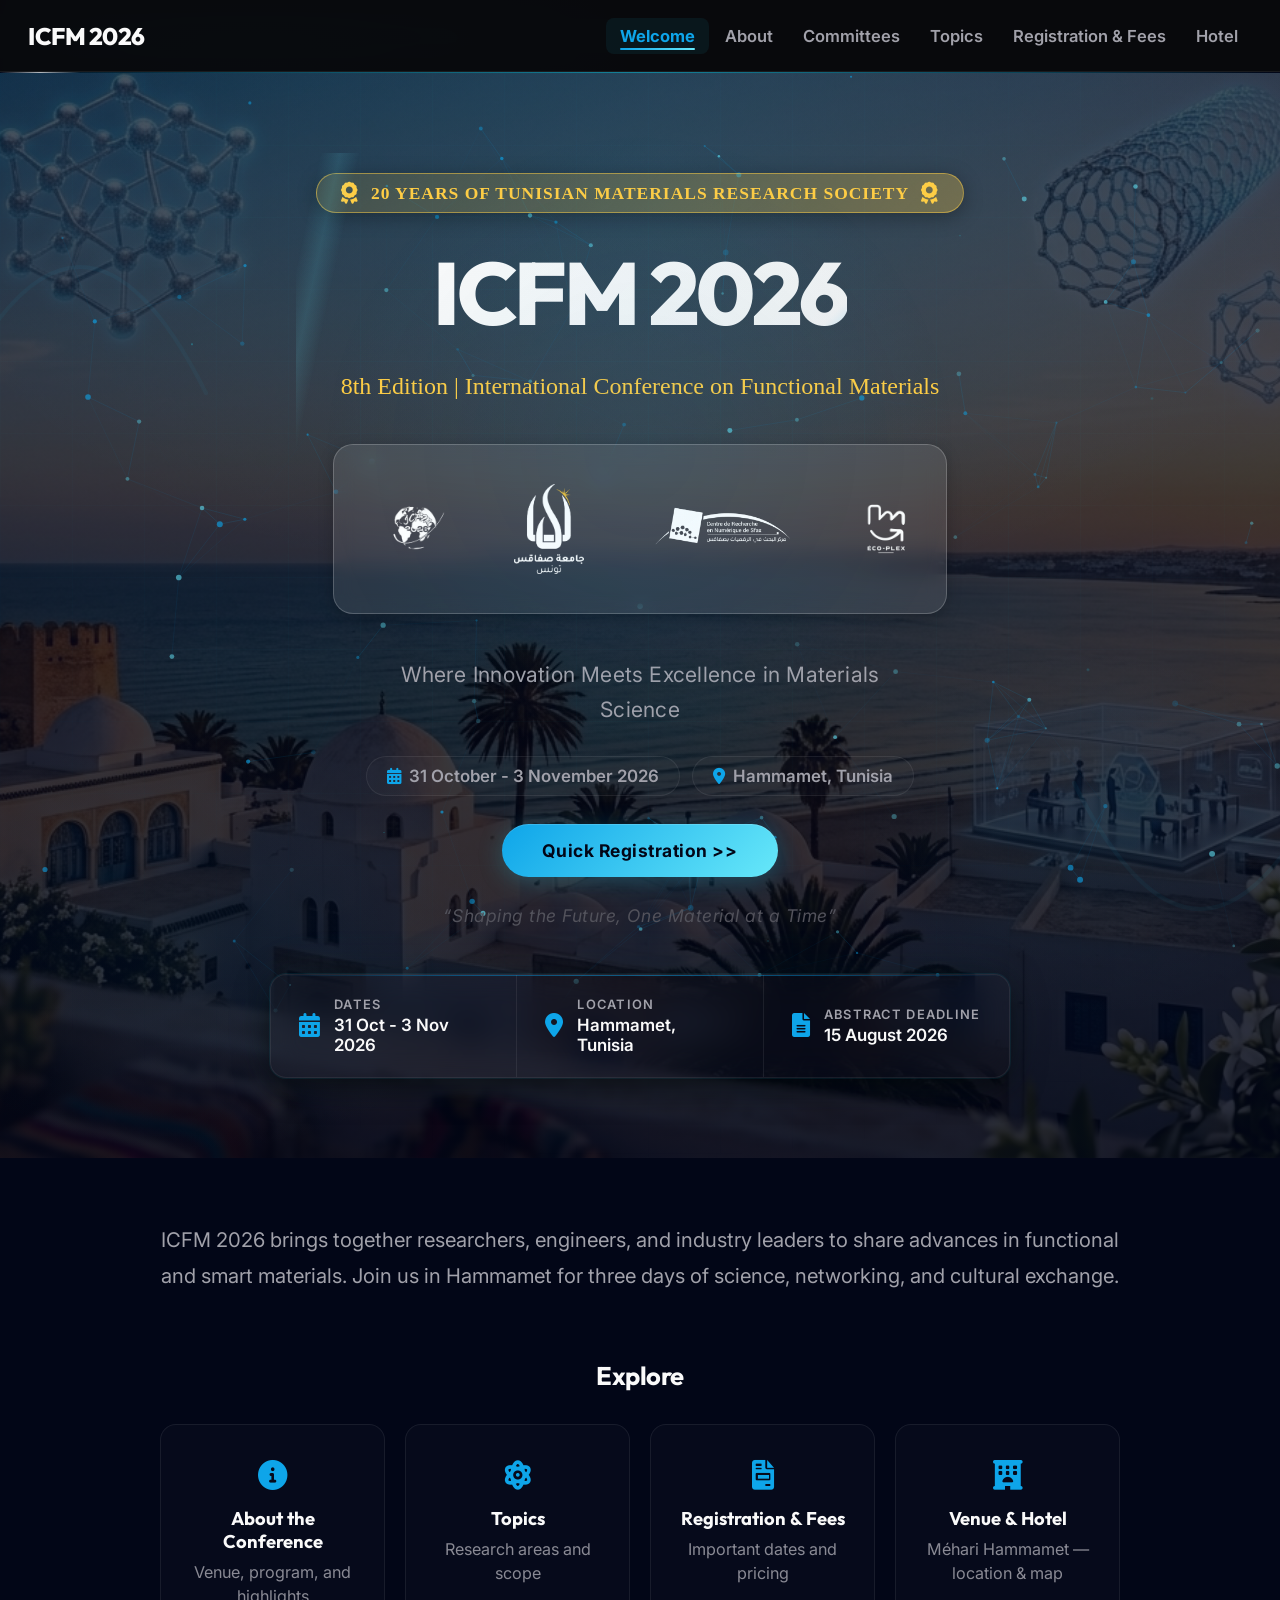
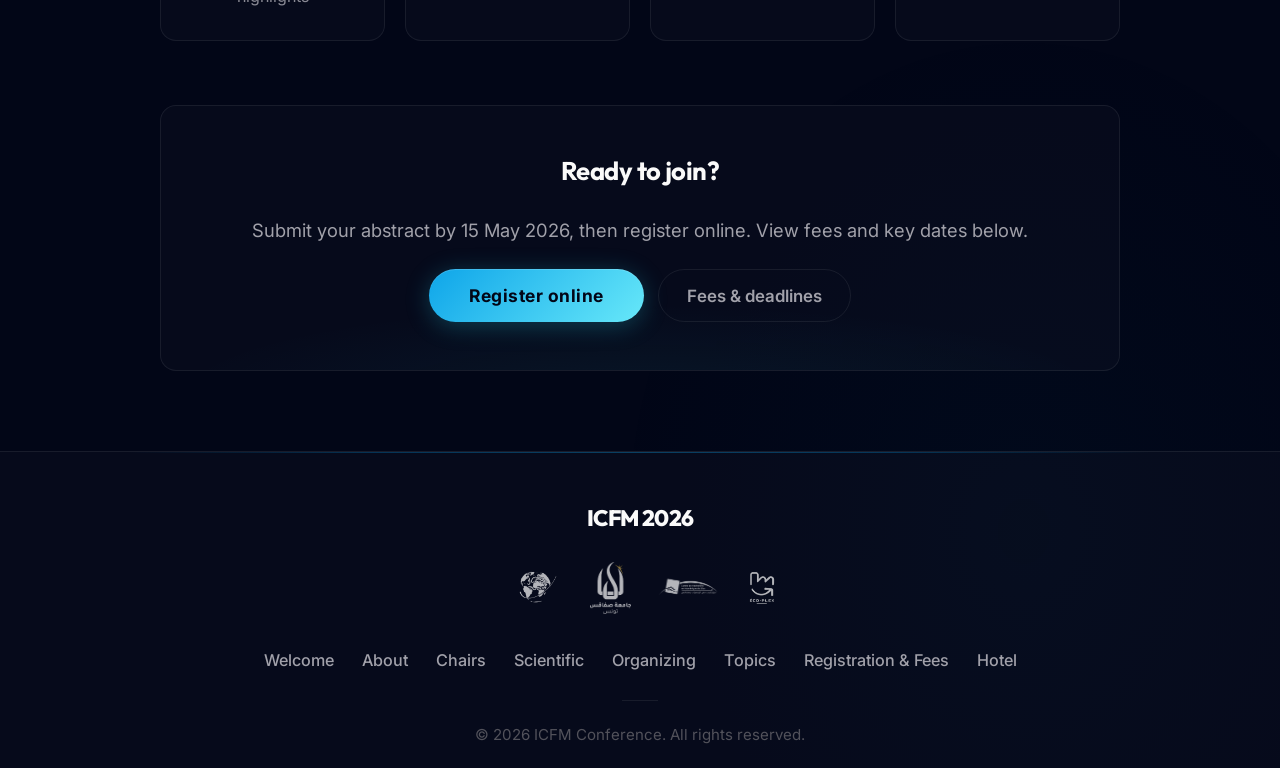
<file: index.html>
<!DOCTYPE html>
<html lang="en">

<head>
  <meta charset="UTF-8">
  <meta name="viewport" content="width=device-width, initial-scale=1.0">
  <meta name="description"
    content="ICFM 2026 — International Conference on Functional Materials. 31 October - 3 November 2026, Hammamet, Tunisia.">
  <title>ICFM 2026 — International Conference</title>
  <link rel="stylesheet" href="assets/css/style.css">
</head>

<body>
  <div id="preloader">
    <div class="loader-ring"></div>
  </div>
  <a href="#main-content" class="skip-link">Skip to main content</a>
  <nav class="navbar" aria-label="Main navigation">
    <div class="container">
      <a href="index.html" class="logo">ICFM 2026</a>
      <ul class="nav-links">
        <li><a href="index.html">Welcome</a></li>
        <li><a href="about.html">About</a></li>
        <li class="dropdown">
          <a href="#">Committees</a>
          <ul class="dropdown-menu">
            <li><a href="committees/chairs.html">Conference Chairs</a></li>
            <li><a href="committees/scientific.html">Scientific Committee</a></li>
            <li><a href="committees/organizing.html">Organizing Committee</a></li>
          </ul>
        </li>
        <li><a href="topics.html">Topics</a></li>
        <li><a href="submissions.html">Registration &amp; Fees</a></li>
        <li><a href="hotel.html">Hotel</a></li>
      </ul>
    </div>
  </nav>
  <div class="luxury-navbar-underline"></div>
  <header class="luxury-hero">
    <div class="luxury-hero-bg" style="background: linear-gradient(rgba(2, 6, 23, 0.7), rgba(2, 6, 23, 0.85)), url('assets/images/image3.png') center/cover no-repeat;">
      <!-- Animated gold SVG flourishes -->
      <svg class="gold-flourish left" viewBox="0 0 200 200" fill="none">
        <path d="M10,190 Q100,10 190,190" stroke="currentColor" stroke-width="6" stroke-linecap="round"
          stroke-opacity="0.7" />
      </svg>
      <svg class="gold-flourish right" viewBox="0 0 200 200" fill="none">
        <path d="M190,10 Q100,190 10,10" stroke="currentColor" stroke-width="6" stroke-linecap="round"
          stroke-opacity="0.7" />
      </svg>
      <div class="gold-particles"></div>
      <canvas id="hero-canvas"
        style="position: absolute; inset: 0; width: 100%; height: 100%; z-index: 1; pointer-events: none; opacity: 0.8;"></canvas>
    </div>
    <div class="luxury-hero-content">
      <div class="hero-crest-glass">
        <div class="anniversary-badge" style="display: inline-flex; align-items: center; justify-content: center; background: linear-gradient(135deg, rgba(212, 175, 55, 0.15), rgba(254, 205, 69, 0.3)); border: 1px solid rgba(254, 205, 69, 0.5); color: var(--gold-light, #fecd45); padding: 8px 24px; border-radius: 30px; font-weight: 600; font-family: var(--font-heading, serif); letter-spacing: 1px; margin-bottom: 1.5rem; box-shadow: 0 4px 20px rgba(0, 0, 0, 0.3); text-transform: uppercase; font-size: 1.092rem;">
          <i class="fas fa-award" style="margin-right: 12px; font-size: 1.38rem;"></i> 20 Years of Tunisian Materials Research Society <i class="fas fa-award" style="margin-left: 12px; font-size: 1.38rem;"></i>
        </div>

        <h1 class="conference-title">ICFM 2026</h1>
        <h2
          style="color: var(--gold-light, #fecd45); font-size: 1.5rem; font-weight: 500; font-family: var(--font-heading, serif); margin-top: 1rem; margin-bottom: 2rem;">
          8th Edition | International Conference on Functional Materials</h2>

        <div class="welcome-logos-top"
          style="display: flex; justify-content: center; gap: 3rem; align-items: center; margin-bottom: 2rem; flex-wrap: wrap; background: rgba(255, 255, 255, 0.1); padding: 1.5rem 2rem; border-radius: 20px; backdrop-filter: blur(10px); box-shadow: 0 4px 15px rgba(0,0,0,0.2); border: 1px solid rgba(255,255,255,0.2);">
          <img src="assets/images/logo11.png" alt="Logo 11" style="max-height: 100px; width: auto;" loading="lazy">
          <img src="assets/images/logo12.png" alt="Logo 12" style="max-height: 90px; width: auto;" loading="lazy">
          <img src="assets/images/logo13.png" alt="Logo 13" style="max-height: 120px; width: auto;" loading="lazy">
          <img src="assets/images/logo14.png" alt="Logo 14" style="max-height: 80px; width: auto;" loading="lazy">
        </div>

        <div class="crest-shimmer"></div>
        <p class="conference-tagline">Where Innovation Meets Excellence in Materials Science</p>
      </div>
      <div class="hero-details">
        <span class="conference-date-location"><i class="fas fa-calendar-alt"></i> 31 October - 3 November 2026</span>
        <span class="conference-date-location"><i class="fas fa-map-marker-alt"></i> Hammamet, Tunisia</span>
      </div>
      <a href="https://docs.google.com/forms/d/e/1FAIpQLSe9bexcGqD0YBOrj8LHlDnnBXU2G6aarbq-mFlfhNSfdHL_fg/viewform?usp=dialog"
        class="registration-btn luxury-btn" target="_blank">Quick Registration &gt;&gt;</a>
      <div class="hero-quote luxury-quote">“Shaping the Future, One Material at a Time”</div>
    </div>
    <div class="luxury-highlights-bar">
      <div class="highlight-item"><i class="fas fa-calendar-alt"></i>
        <div>
          <div class="highlight-label">Dates</div>
          <div class="highlight-value">31 Oct - 3 Nov 2026</div>
        </div>
      </div>
      <div class="highlight-item"><i class="fas fa-map-marker-alt"></i>
        <div>
          <div class="highlight-label">Location</div>
          <div class="highlight-value">Hammamet, Tunisia</div>
        </div>
      </div>
      <div class="highlight-item"><i class="fas fa-file-alt"></i>
        <div>
          <div class="highlight-label">Abstract Deadline</div>
          <div class="highlight-value">15 August 2026</div>
        </div>
      </div>
    </div>
  </header>

  <main id="main-content" class="main-content home-main">
    <section class="page-intro block">
      <div class="wrap">
        <p class="lead">ICFM 2026 brings together researchers, engineers, and industry leaders to share advances in
          functional and smart materials. Join us in Hammamet for three days of science, networking, and cultural
          exchange.</p>
      </div>
    </section>
    <section class="key-links block">
      <div class="wrap">
        <h2 class="section-head">Explore</h2>
        <div class="key-links-grid">
          <a href="about.html" class="key-link-card">
            <span class="key-link-icon" aria-hidden="true"><i class="fas fa-info-circle"></i></span>
            <span class="key-link-title">About the Conference</span>
            <span class="key-link-desc">Venue, program, and highlights</span>
          </a>
          <a href="topics.html" class="key-link-card">
            <span class="key-link-icon" aria-hidden="true"><i class="fas fa-atom"></i></span>
            <span class="key-link-title">Topics</span>
            <span class="key-link-desc">Research areas and scope</span>
          </a>
          <a href="submissions.html" class="key-link-card">
            <span class="key-link-icon" aria-hidden="true"><i class="fas fa-file-invoice"></i></span>
            <span class="key-link-title">Registration &amp; Fees</span>
            <span class="key-link-desc">Important dates and pricing</span>
          </a>
          <a href="hotel.html" class="key-link-card">
            <span class="key-link-icon" aria-hidden="true"><i class="fas fa-hotel"></i></span>
            <span class="key-link-title">Venue &amp; Hotel</span>
            <span class="key-link-desc">Méhari Hammamet — location &amp; map</span>
          </a>
        </div>
      </div>
    </section>
    <section class="cta-block block">
      <div class="wrap cta-wrap">
        <h2 class="section-head">Ready to join?</h2>
        <p class="cta-text">Submit your abstract by 15 May 2026, then register online. View fees and key dates below.
        </p>
        <div class="cta-buttons">
          <a href="https://docs.google.com/forms/d/e/1FAIpQLSe9bexcGqD0YBOrj8LHlDnnBXU2G6aarbq-mFlfhNSfdHL_fg/viewform?usp=dialog"
            class="registration-btn luxury-btn" target="_blank" rel="noopener noreferrer">Register online</a>
          <a href="submissions.html" class="btn-secondary">Fees &amp; deadlines</a>
        </div>
      </div>
    </section>
  </main>

  <footer class="site-footer">
    <div class="footer-content">
      <a href="index.html" class="footer-logo">ICFM 2026</a>
      <div class="footer-logos">
        <img src="assets/images/logo11.png" alt="" class="footer-logo-img" width="80" height="80" loading="lazy">
        <img src="assets/images/logo12.png" alt="" class="footer-logo-img" width="70" height="70" loading="lazy">
        <img src="assets/images/logo13.png" alt="" class="footer-logo-img" width="100" height="100" loading="lazy">
        <img src="assets/images/logo14.png" alt="" class="footer-logo-img" width="60" height="60" loading="lazy">
      </div>
      <div class="footer-links">
        <a href="index.html">Welcome</a>
        <a href="about.html">About</a>
        <a href="committees/chairs.html">Chairs</a>
        <a href="committees/scientific.html">Scientific</a>
        <a href="committees/organizing.html">Organizing</a>
        <a href="topics.html">Topics</a>
        <a href="submissions.html">Registration &amp; Fees</a>
        <a href="hotel.html">Hotel</a>
      </div>
      <div class="footer-divider"></div>
      <div class="footer-copy">&copy; 2026 ICFM Conference. All rights reserved.</div>
    </div>
  </footer>
  <script src="assets/js/main.js"></script>
</body>

</html>
</file>
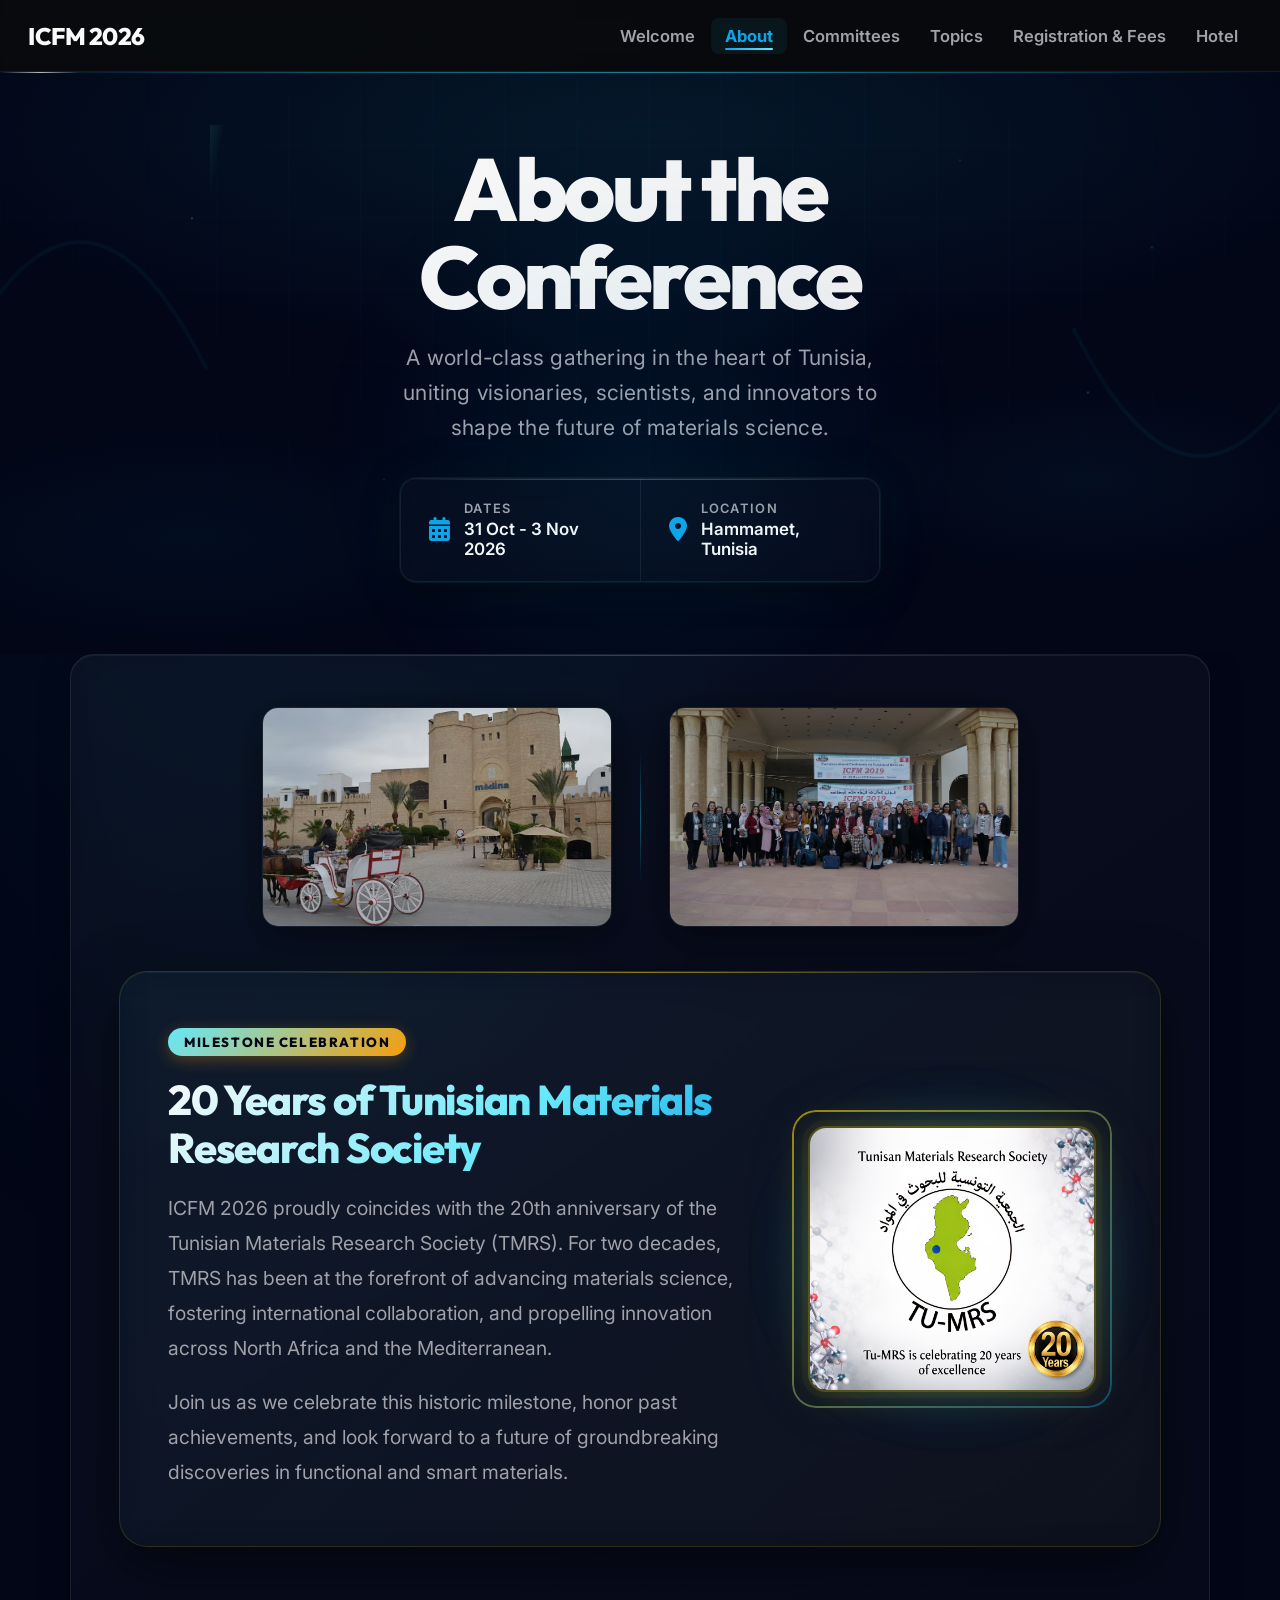
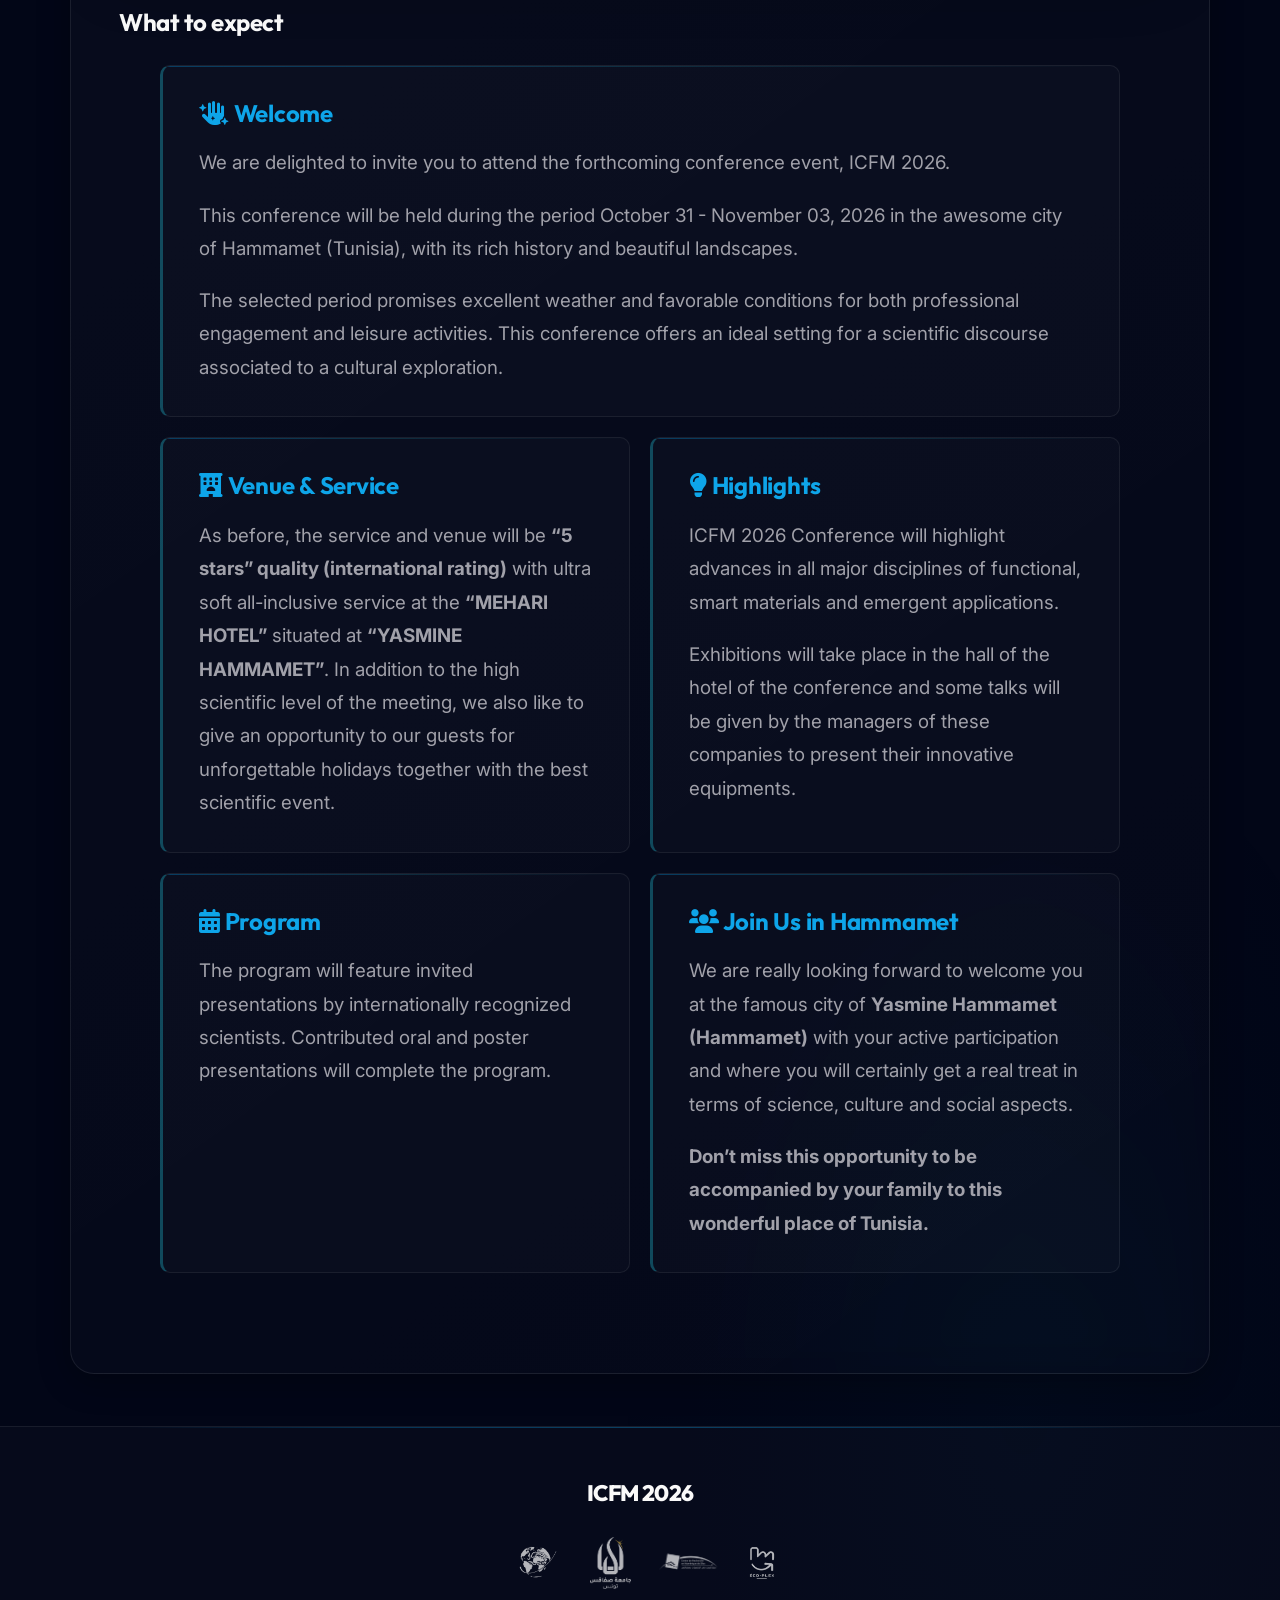
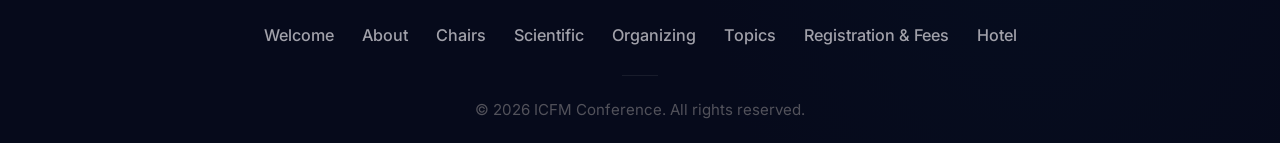
<file: about.html>
<!DOCTYPE html>
<html lang="en">

<head>
  <meta charset="UTF-8">
  <meta name="viewport" content="width=device-width, initial-scale=1.0">
  <meta name="description" content="About ICFM 2026: venue, program, and conference highlights in Hammamet, Tunisia.">
  <title>About — ICFM 2026</title>
  <link rel="stylesheet" href="assets/css/style.css">
</head>

<body>
  <div id="preloader">
    <div class="loader-ring"></div>
  </div>
  <a href="#main-content" class="skip-link">Skip to main content</a>
  <nav class="navbar" aria-label="Main navigation">
    <div class="container">
      <a href="index.html" class="logo">ICFM 2026</a>
      <ul class="nav-links">
        <li><a href="index.html">Welcome</a></li>
        <li><a href="about.html">About</a></li>
        <li class="dropdown">
          <a href="#">Committees</a>
          <ul class="dropdown-menu">
            <li><a href="committees/chairs.html">Conference Chairs</a></li>
            <li><a href="committees/scientific.html">Scientific Committee</a></li>
            <li><a href="committees/organizing.html">Organizing Committee</a></li>
          </ul>
        </li>
        <li><a href="topics.html">Topics</a></li>
        <li><a href="submissions.html">Registration &amp; Fees</a></li>
        <li><a href="hotel.html">Hotel</a></li>
      </ul>
    </div>
  </nav>
  <div class="luxury-navbar-underline"></div>
  <header class="about-hero luxury-hero">
    <div class="luxury-hero-bg">
      <svg class="gold-flourish left" viewBox="0 0 200 200" fill="none">
        <path d="M10,190 Q100,10 190,190" stroke="currentColor" stroke-width="6" stroke-linecap="round"
          stroke-opacity="0.7" />
      </svg>
      <svg class="gold-flourish right" viewBox="0 0 200 200" fill="none">
        <path d="M190,10 Q100,190 10,10" stroke="currentColor" stroke-width="6" stroke-linecap="round"
          stroke-opacity="0.7" />
      </svg>
      <div class="gold-particles"></div>
    </div>
    <div class="about-hero-content luxury-hero-content">
      <div class="hero-crest-glass">
        <h1 class="about-hero-title">About the Conference</h1>
        <div class="crest-shimmer"></div>
        <p class="about-hero-intro">A world-class gathering in the heart of Tunisia, uniting visionaries, scientists,
          and innovators to shape the future of materials science.</p>
      </div>
    </div>
    <div class="luxury-highlights-bar about-highlights">
      <div class="highlight-item"><i class="fas fa-calendar-alt"></i>
        <div>
          <div class="highlight-label">Dates</div>
          <div class="highlight-value">31 Oct - 3 Nov 2026</div>
        </div>
      </div>
      <div class="highlight-item"><i class="fas fa-map-marker-alt"></i>
        <div>
          <div class="highlight-label">Location</div>
          <div class="highlight-value">Hammamet, Tunisia</div>
        </div>
      </div>
    </div>
  </header>
  <main id="main-content" class="container about-main-glass">
    <section class="about-gallery-banner">
      <div class="about-gallery">
        <img src="assets/images/image1.avif" alt="Hammamet landscape" class="about-gallery-img" loading="lazy">
        <div class="about-gallery-divider"></div>
        <img src="assets/images/image2.avif" alt="Mehari Hotel Yasmine Hammamet" class="about-gallery-img"
          loading="lazy">
      </div>
    </section>

    <!-- 20 Years TMRS Celebration Section -->
    <section class="tmrs-celebration-section">
      <div class="tmrs-glass-panel luxury-glass-card">
        <div class="tmrs-content">
          <div class="tmrs-tag">Milestone Celebration</div>
          <h2 class="tmrs-title">20 Years of Tunisian Materials Research Society</h2>
          <p class="tmrs-description">
            ICFM 2026 proudly coincides with the 20th anniversary of the Tunisian Materials Research Society (TMRS).
            For two decades, TMRS has been at the forefront of advancing materials science, fostering international
            collaboration, and propelling innovation across North Africa and the Mediterranean.
          </p>
          <p class="tmrs-description">
            Join us as we celebrate this historic milestone, honor past achievements, and look forward to a future
            of groundbreaking discoveries in functional and smart materials.
          </p>
        </div>
        <div class="tmrs-image-container">
          <div class="tmrs-image-backdrop"></div>
          <img src="assets/images/20_years.png" alt="20 Years TMRS Anniversary" class="tmrs-logo-img" loading="lazy">
        </div>
      </div>
    </section>

    <h2 id="about-cards-heading" class="about-cards-heading">What to expect</h2>
    <section class="about-bento-grid" aria-labelledby="about-cards-heading">
      <div class="about-card bento-welcome luxury-glass-card">
        <h2 class="about-card-title"><i class="fas fa-hand-sparkles"></i> Welcome</h2>
        <p>We are delighted to invite you to attend the forthcoming conference event, <span class="conf-name">ICFM
            2026</span>.</p>
        <p>This conference will be held during the period <span class="conf-date">October 31 - November 03, 2026</span> in the
          awesome city of <span class="conf-location">Hammamet (Tunisia)</span>, with its rich history and beautiful
          landscapes.</p>
        <p>The selected period promises excellent weather and favorable conditions for both professional engagement and
          leisure activities. This conference offers an ideal setting for a scientific discourse associated to a
          cultural exploration.</p>
      </div>

      <div class="about-card bento-venue luxury-glass-card">
        <h2 class="about-card-title"><i class="fas fa-hotel"></i> Venue &amp; Service</h2>
        <p>As before, the service and venue will be <b>“5 stars” quality (international rating)</b> with ultra soft
          all-inclusive service at the <b>“MEHARI HOTEL”</b> situated at <b>“YASMINE HAMMAMET”</b>. In addition to the
          high scientific level of the meeting, we also like to give an opportunity to our guests for unforgettable
          holidays together with the best scientific event.</p>
      </div>

      <div class="about-card bento-highlights luxury-glass-card">
        <h2 class="about-card-title"><i class="fas fa-lightbulb"></i> Highlights</h2>
        <p><span class="conf-name">ICFM 2026 Conference</span> will highlight advances in all major disciplines of
          functional, smart materials and emergent applications.</p>
        <p>Exhibitions will take place in the hall of the hotel of the conference and some talks will be given by the
          managers of these companies to present their innovative equipments.</p>
      </div>

      <div class="about-card bento-program luxury-glass-card">
        <h2 class="about-card-title"><i class="fas fa-calendar-alt"></i> Program</h2>
        <p>The program will feature invited presentations by internationally recognized scientists. Contributed oral and
          poster presentations will complete the program.</p>
      </div>

      <div class="about-card bento-join luxury-glass-card">
        <h2 class="about-card-title"><i class="fas fa-users"></i> Join Us in Hammamet</h2>
        <p>We are really looking forward to welcome you at the famous city of <b>Yasmine Hammamet (Hammamet)</b> with
          your active participation and where you will certainly get a real treat in terms of science, culture and
          social aspects.</p>
        <p><b>Don’t miss this opportunity to be accompanied by your family to this wonderful place of Tunisia.</b></p>
      </div>
    </section>
  </main>
  <footer class="site-footer">
    <div class="footer-content">
      <a href="index.html" class="footer-logo">ICFM 2026</a>
      <div class="footer-logos">
        <img src="assets/images/logo11.png" alt="" class="footer-logo-img" width="80" height="80" loading="lazy">
        <img src="assets/images/logo12.png" alt="" class="footer-logo-img" width="70" height="70" loading="lazy">
        <img src="assets/images/logo13.png" alt="" class="footer-logo-img" width="100" height="100" loading="lazy">
        <img src="assets/images/logo14.png" alt="" class="footer-logo-img" width="60" height="60" loading="lazy">
      </div>
      <div class="footer-links">
        <a href="index.html">Welcome</a>
        <a href="about.html">About</a>
        <a href="committees/chairs.html">Chairs</a>
        <a href="committees/scientific.html">Scientific</a>
        <a href="committees/organizing.html">Organizing</a>
        <a href="topics.html">Topics</a>
        <a href="submissions.html">Registration &amp; Fees</a>
        <a href="hotel.html">Hotel</a>
      </div>
      <div class="footer-divider"></div>
      <div class="footer-copy">&copy; 2026 ICFM Conference. All rights reserved.</div>
    </div>
  </footer>
  <script src="assets/js/main.js"></script>
</body>

</html>
</file>
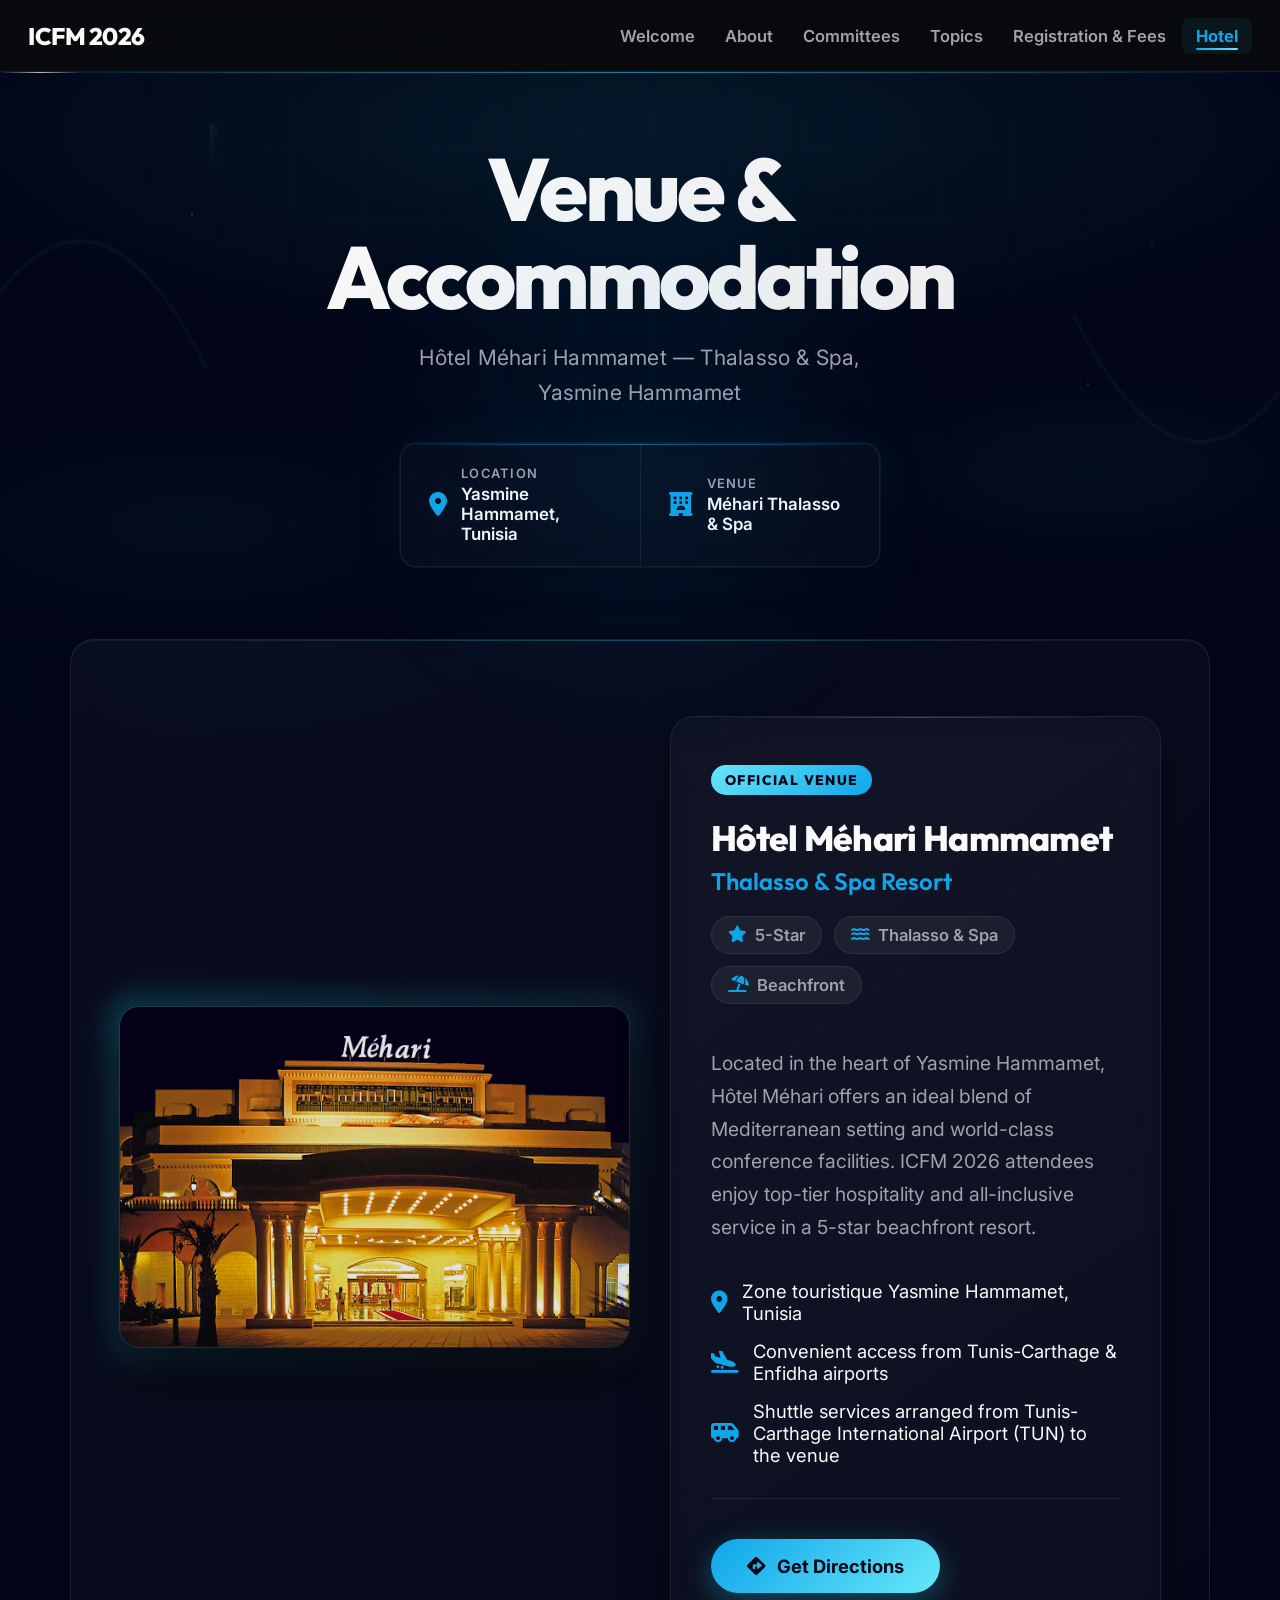
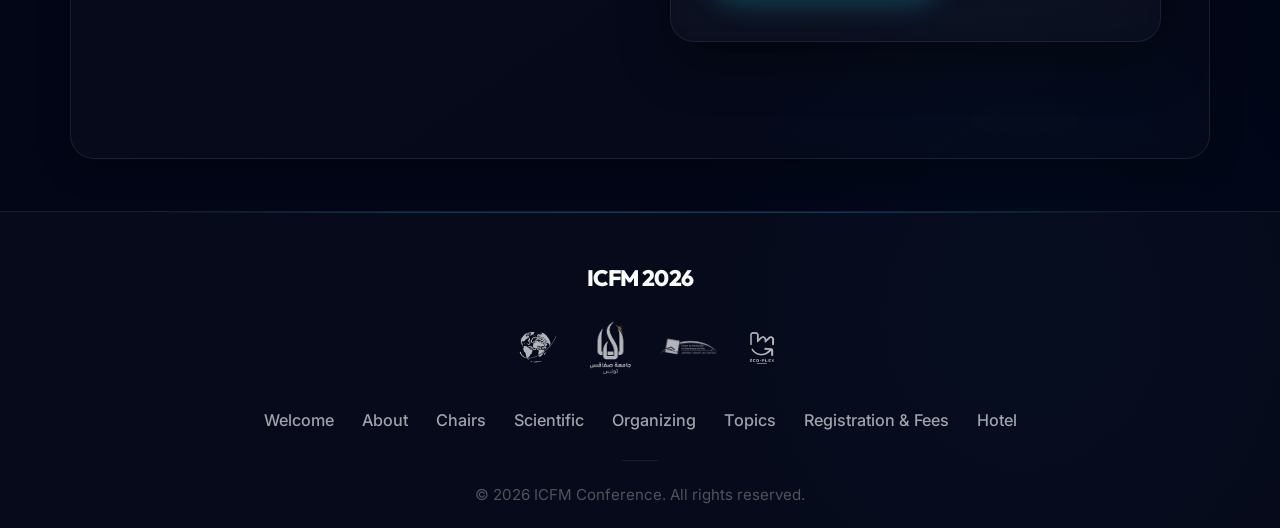
<file: hotel.html>
<!DOCTYPE html>
<html lang="en">

<head>
  <meta charset="UTF-8">
  <meta name="viewport" content="width=device-width, initial-scale=1.0">
  <meta name="description"
    content="Venue and accommodation: Hôtel Méhari Hammamet Thalasso and Spa, Yasmine Hammamet, Tunisia.">
  <title>Venue &amp; Hotel — ICFM 2026</title>
  <link rel="stylesheet" href="assets/css/style.css">
</head>

<body>
  <div id="preloader">
    <div class="loader-ring"></div>
  </div>
  <a href="#main-content" class="skip-link">Skip to main content</a>
  <nav class="navbar" aria-label="Main navigation">
    <div class="container">
      <a href="index.html" class="logo">ICFM 2026</a>
      <ul class="nav-links">
        <li><a href="index.html">Welcome</a></li>
        <li><a href="about.html">About</a></li>
        <li class="dropdown">
          <a href="#">Committees</a>
          <ul class="dropdown-menu">
            <li><a href="committees/chairs.html">Conference Chairs</a></li>
            <li><a href="committees/scientific.html">Scientific Committee</a></li>
            <li><a href="committees/organizing.html">Organizing Committee</a></li>
          </ul>
        </li>
        <li><a href="topics.html">Topics</a></li>
        <li><a href="submissions.html">Registration &amp; Fees</a></li>
        <li><a href="hotel.html">Hotel</a></li>
      </ul>
    </div>
  </nav>
  <div class="luxury-navbar-underline"></div>
  <header class="hotel-hero luxury-hero">
    <div class="luxury-hero-bg">
      <svg class="gold-flourish left" viewBox="0 0 200 200" fill="none">
        <path d="M10,190 Q100,10 190,190" stroke="currentColor" stroke-width="6" stroke-linecap="round"
          stroke-opacity="0.7" />
      </svg>
      <svg class="gold-flourish right" viewBox="0 0 200 200" fill="none">
        <path d="M190,10 Q100,190 10,10" stroke="currentColor" stroke-width="6" stroke-linecap="round"
          stroke-opacity="0.7" />
      </svg>
      <div class="gold-particles"></div>
    </div>
    <div class="hotel-hero-content luxury-hero-content">
      <div class="hero-crest-glass">
        <h1 class="hotel-hero-title">Venue &amp; Accommodation</h1>
        <div class="crest-shimmer"></div>
        <p class="hotel-hero-intro">Hôtel Méhari Hammamet — Thalasso & Spa, Yasmine Hammamet</p>
      </div>
    </div>
    <div class="luxury-highlights-bar hotel-highlights">
      <div class="highlight-item"><i class="fas fa-map-marker-alt"></i>
        <div>
          <div class="highlight-label">Location</div>
          <div class="highlight-value">Yasmine Hammamet, Tunisia</div>
        </div>
      </div>
      <div class="highlight-item"><i class="fas fa-hotel"></i>
        <div>
          <div class="highlight-label">Venue</div>
          <div class="highlight-value">Méhari Thalasso & Spa</div>
        </div>
      </div>
    </div>
  </header>
  <main id="main-content" class="container hotel-main-glass">
    <section class="hotel-editorial-layout">
      <div class="hotel-visuals">
        <div class="hotel-image-wrapper">
          <img src="assets/images/hotel-mehari-hamammet-entree-3.jpg" alt="Hôtel Méhari Hammamet — main entrance at night, Yasmine Hammamet" class="hotel-main-image"
            loading="lazy">
        </div>
      </div>

      <div class="hotel-details luxury-glass-card">
        <div class="hotel-tag">Official Venue</div>
        <h2 class="hotel-title">Hôtel Méhari Hammamet</h2>
        <h3 class="hotel-subtitle">Thalasso & Spa Resort</h3>

        <div class="hotel-features">
          <span class="hotel-feature"><i class="fas fa-star"></i> 5-Star</span>
          <span class="hotel-feature"><i class="fas fa-water"></i> Thalasso & Spa</span>
          <span class="hotel-feature"><i class="fas fa-umbrella-beach"></i> Beachfront</span>
        </div>

        <p class="hotel-description">
          Located in the heart of Yasmine Hammamet, Hôtel Méhari offers an ideal blend of Mediterranean setting and
          world-class conference facilities. ICFM 2026 attendees enjoy top-tier hospitality and all-inclusive service
          in a 5-star beachfront resort.
        </p>

        <div class="hotel-meta">
          <div class="meta-item">
            <i class="fas fa-map-marker-alt"></i>
            <span>Zone touristique Yasmine Hammamet, Tunisia</span>
          </div>
          <div class="meta-item">
            <i class="fas fa-plane-arrival"></i>
            <span>Convenient access from Tunis-Carthage &amp; Enfidha airports</span>
          </div>
          <div class="meta-item">
            <i class="fas fa-shuttle-van"></i>
            <span>Shuttle services arranged from Tunis-Carthage International Airport (TUN) to the venue</span>
          </div>
        </div>

        <div class="hotel-actions">
          <a class="hotel-map-btn solid"
            href="https://www.google.com/maps/dir/?api=1&destination=Yasmine%20Hammamet,%20Tunisie" target="_blank"
            rel="noopener noreferrer">
            <i class="fas fa-directions"></i> Get Directions
          </a>
        </div>
      </div>
    </section>
  </main>
  <footer class="site-footer">
    <div class="footer-content">
      <a href="index.html" class="footer-logo">ICFM 2026</a>
      <div class="footer-logos">
        <img src="assets/images/logo11.png" alt="" class="footer-logo-img" width="80" height="80" loading="lazy">
        <img src="assets/images/logo12.png" alt="" class="footer-logo-img" width="70" height="70" loading="lazy">
        <img src="assets/images/logo13.png" alt="" class="footer-logo-img" width="100" height="100" loading="lazy">
        <img src="assets/images/logo14.png" alt="" class="footer-logo-img" width="60" height="60" loading="lazy">
      </div>
      <div class="footer-links">
        <a href="index.html">Welcome</a>
        <a href="about.html">About</a>
        <a href="committees/chairs.html">Chairs</a>
        <a href="committees/scientific.html">Scientific</a>
        <a href="committees/organizing.html">Organizing</a>
        <a href="topics.html">Topics</a>
        <a href="submissions.html">Registration &amp; Fees</a>
        <a href="hotel.html">Hotel</a>
      </div>
      <div class="footer-divider"></div>
      <div class="footer-copy">&copy; 2026 ICFM Conference. All rights reserved.</div>
    </div>
  </footer>
  <script src="assets/js/main.js"></script>
</body>

</html>
</file>
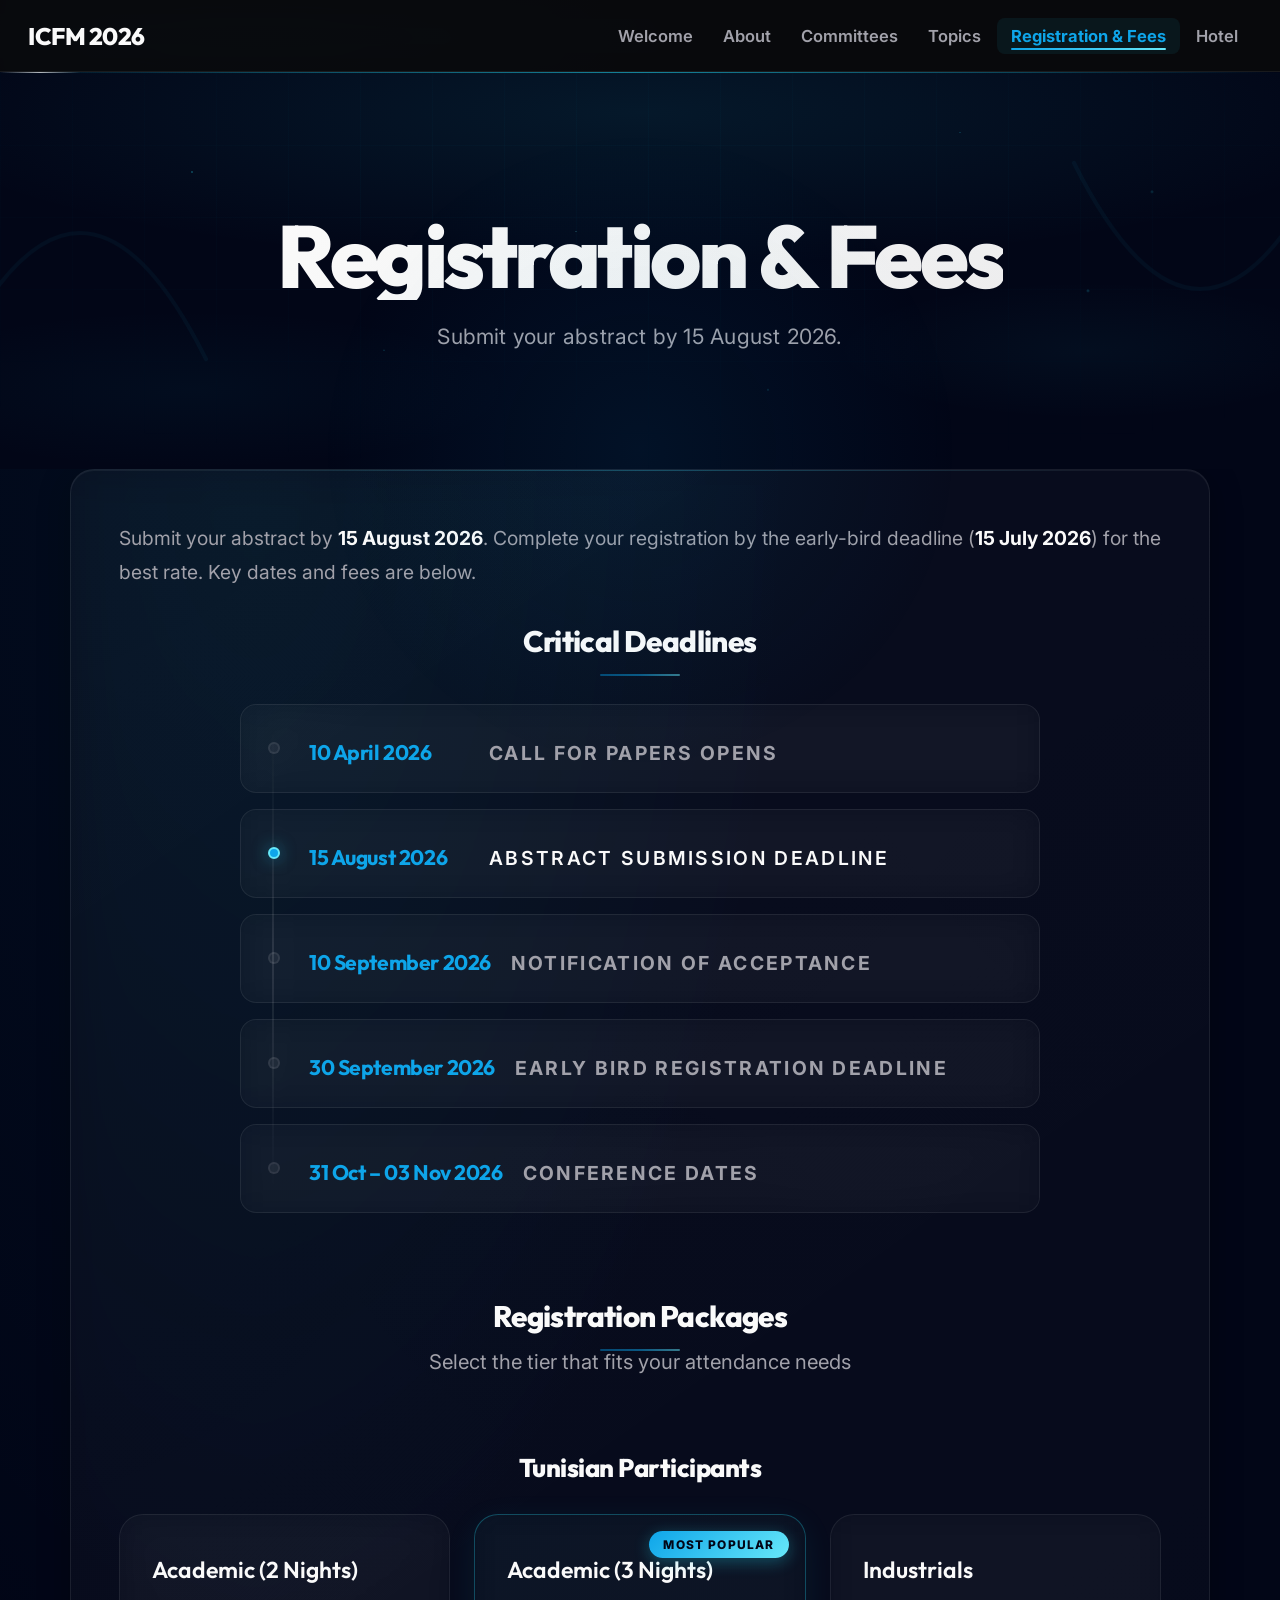
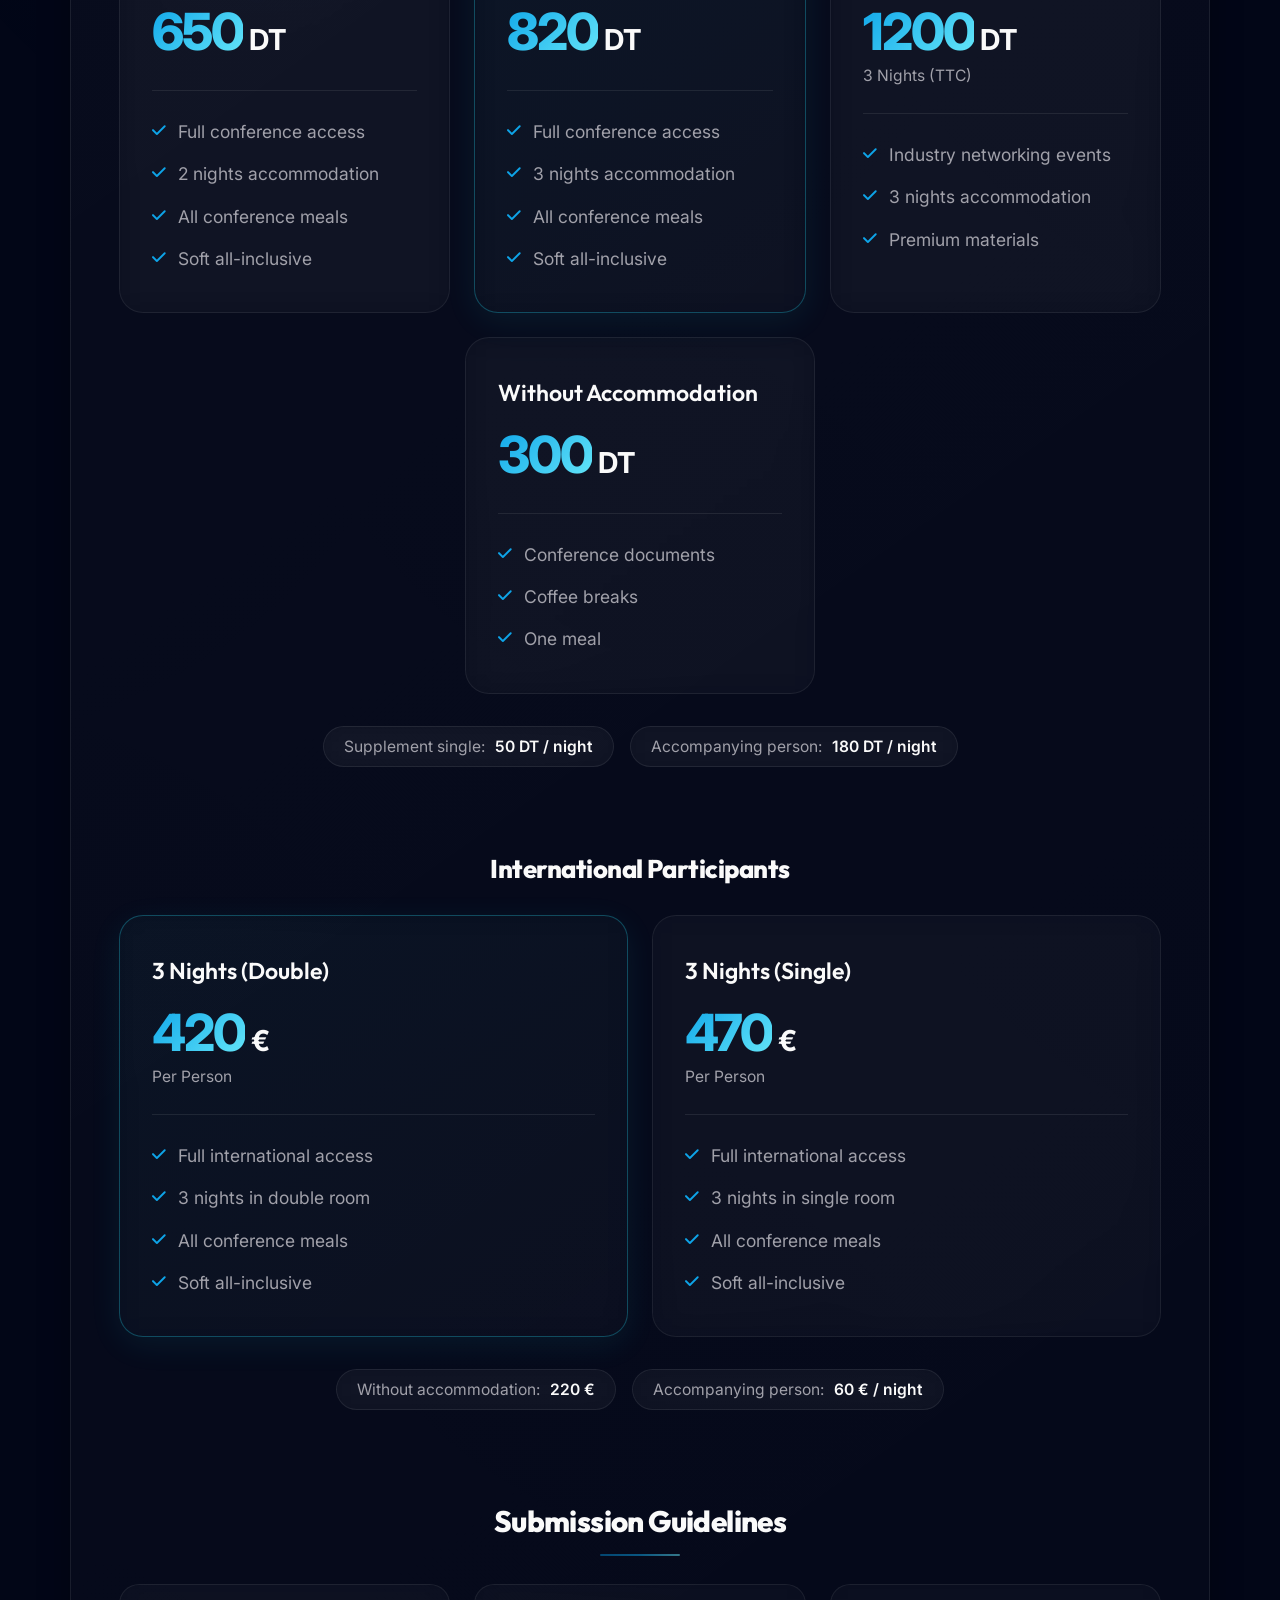
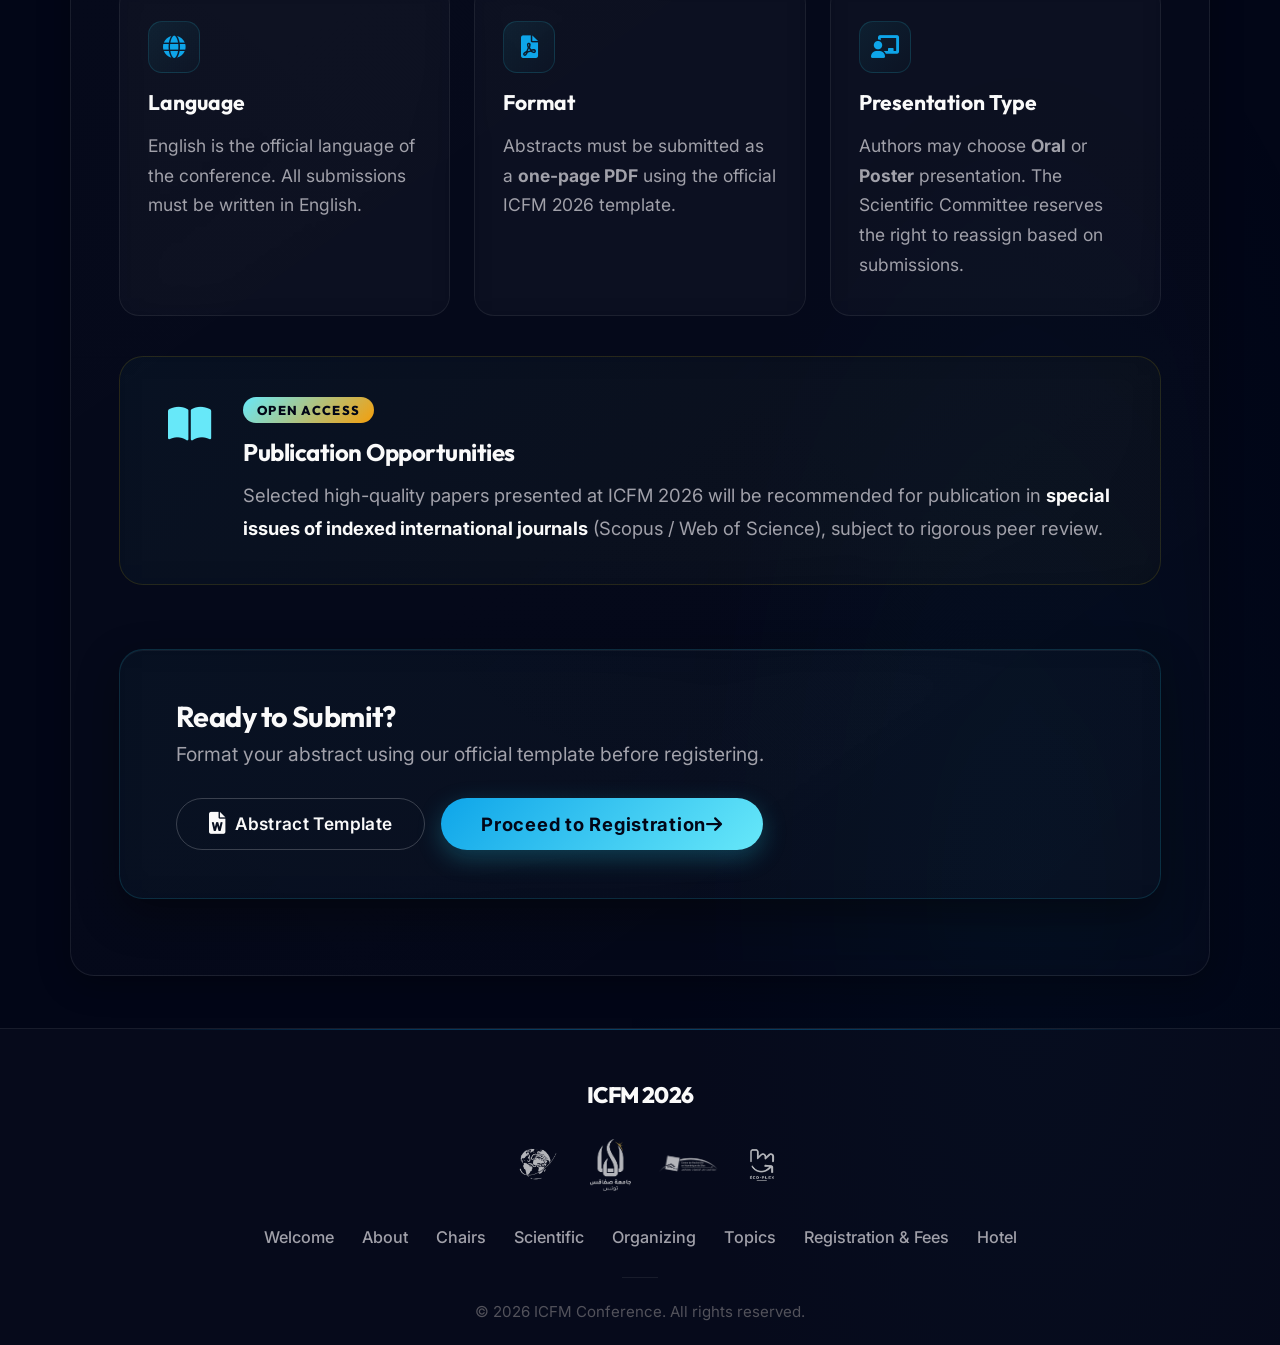
<file: submissions.html>
<!DOCTYPE html>
<html lang="en">

<head>
    <meta charset="UTF-8">
    <meta name="viewport" content="width=device-width, initial-scale=1.0">
    <meta name="description" content="Registration fees, important dates, and abstract submission for ICFM 2026.">
    <title>Registration &amp; Fees — ICFM 2026</title>
    <link rel="stylesheet" href="assets/css/style.css">
</head>

<body>
    <div id="preloader">
        <div class="loader-ring"></div>
    </div>
    <a href="#main-content" class="skip-link">Skip to main content</a>
    <nav class="navbar" aria-label="Main navigation">
        <div class="container">
            <a href="index.html" class="logo">ICFM 2026</a>
            <ul class="nav-links">
                <li><a href="index.html">Welcome</a></li>
                <li><a href="about.html">About</a></li>
                <li class="dropdown">
                    <a href="#">Committees</a>
                    <ul class="dropdown-menu">
                        <li><a href="committees/chairs.html">Conference Chairs</a></li>
                        <li><a href="committees/scientific.html">Scientific Committee</a></li>
                        <li><a href="committees/organizing.html">Organizing Committee</a></li>
                    </ul>
                </li>
                <li><a href="topics.html">Topics</a></li>
                <li><a href="submissions.html">Registration &amp; Fees</a></li>
                <li><a href="hotel.html">Hotel</a></li>
            </ul>
        </div>
    </nav>
    <div class="luxury-navbar-underline"></div>
    <header class="submissions-hero luxury-hero">
        <div class="luxury-hero-bg">
            <svg class="gold-flourish left" viewBox="0 0 200 200" fill="none">
                <path d="M10,190 Q100,10 190,190" stroke="currentColor" stroke-width="6" stroke-linecap="round"
                    stroke-opacity="0.7" />
            </svg>
            <svg class="gold-flourish right" viewBox="0 0 200 200" fill="none">
                <path d="M190,10 Q100,190 10,10" stroke="currentColor" stroke-width="6" stroke-linecap="round"
                    stroke-opacity="0.7" />
            </svg>
            <div class="gold-particles"></div>
        </div>
        <div class="submissions-hero-content luxury-hero-content">
            <div class="hero-crest-glass">
                <h1 class="submissions-hero-title">Registration &amp; Fees</h1>
                <div class="crest-shimmer"></div>
                <p class="submissions-hero-intro">Submit your abstract by 15 August 2026.</p>
            </div>
        </div>
    </header>
    <main id="main-content" class="container submissions-main-glass">
        <p class="submissions-lead">Submit your abstract by <strong>15 August 2026</strong>. Complete your registration by the early-bird deadline (<strong>15 July 2026</strong>) for the best rate. Key dates and fees are below.</p>
        <section class="important-dates-section">
            <h2 class="section-title">Critical Deadlines</h2>
            <div class="dates-timeline">
                <div class="timeline-item luxury-glass-card">
                    <div class="timeline-dot"></div>
                    <div class="timeline-content">
                        <div class="date-value">10 April 2026</div>
                        <div class="date-label">Call for Papers Opens</div>
                    </div>
                </div>
                <div class="timeline-item luxury-glass-card">
                    <div class="timeline-dot highlight-dot"></div>
                    <div class="timeline-content">
                        <div class="date-value">15 August 2026</div>
                        <div class="date-label highlight-label">Abstract Submission Deadline</div>
                    </div>
                </div>
                <div class="timeline-item luxury-glass-card">
                    <div class="timeline-dot"></div>
                    <div class="timeline-content">
                        <div class="date-value">10 September 2026</div>
                        <div class="date-label">Notification of Acceptance</div>
                    </div>
                </div>
                <div class="timeline-item luxury-glass-card">
                    <div class="timeline-dot"></div>
                    <div class="timeline-content">
                        <div class="date-value">30 September 2026</div>
                        <div class="date-label">Early Bird Registration Deadline</div>
                    </div>
                </div>
                <div class="timeline-item luxury-glass-card">
                    <div class="timeline-dot"></div>
                    <div class="timeline-content">
                        <div class="date-value">31 Oct – 03 Nov 2026</div>
                        <div class="date-label">Conference Dates</div>
                    </div>
                </div>
            </div>
        </section>

        <!-- Pricing Cards Section -->
        <section class="registration-fees-section">
            <h2 class="section-title">Registration Packages</h2>
            <p class="section-subtitle">Select the tier that fits your attendance needs</p>

            <div class="pricing-grid">

                <!-- Tunisian Participants Column -->
                <div class="pricing-category">
                    <h3 class="pricing-category-title">Tunisian Participants</h3>
                    <div class="pricing-cards-container">

                        <div class="pricing-card luxury-glass-card">
                            <div class="pricing-header">
                                <h4>Academic (2 Nights)</h4>
                                <div class="price"><span>650</span> DT</div>
                            </div>
                            <ul class="pricing-features">
                                <li><i class="fas fa-check"></i> Full conference access</li>
                                <li><i class="fas fa-check"></i> 2 nights accommodation</li>
                                <li><i class="fas fa-check"></i> All conference meals</li>
                                <li><i class="fas fa-check"></i> Soft all-inclusive</li>
                            </ul>
                        </div>

                        <div class="pricing-card luxury-glass-card featured-card">
                            <div class="popular-badge">Most Popular</div>
                            <div class="pricing-header">
                                <h4>Academic (3 Nights)</h4>
                                <div class="price"><span>820</span> DT</div>
                            </div>
                            <ul class="pricing-features">
                                <li><i class="fas fa-check"></i> Full conference access</li>
                                <li><i class="fas fa-check"></i> 3 nights accommodation</li>
                                <li><i class="fas fa-check"></i> All conference meals</li>
                                <li><i class="fas fa-check"></i> Soft all-inclusive</li>
                            </ul>
                        </div>

                        <div class="pricing-card luxury-glass-card">
                            <div class="pricing-header">
                                <h4>Industrials</h4>
                                <div class="price"><span>1200</span> DT</div>
                                <div class="price-desc">3 Nights (TTC)</div>
                            </div>
                            <ul class="pricing-features">
                                <li><i class="fas fa-check"></i> Industry networking events</li>
                                <li><i class="fas fa-check"></i> 3 nights accommodation</li>
                                <li><i class="fas fa-check"></i> Premium materials</li>
                            </ul>
                        </div>

                        <!-- Centered 4th card -->
                        <div class="pricing-card luxury-glass-card" style="grid-column: 1 / -1; justify-self: center; width: 100%; max-width: 350px; margin: 0 auto;">
                            <div class="pricing-header">
                                <h4>Without Accommodation</h4>
                                <div class="price"><span>300</span> DT</div>
                            </div>
                            <ul class="pricing-features">
                                <li><i class="fas fa-check"></i> Conference documents</li>
                                <li><i class="fas fa-check"></i> Coffee breaks</li>
                                <li><i class="fas fa-check"></i> One meal</li>
                            </ul>
                        </div>

                    </div>

                    <div class="pricing-addons" style="display: flex; flex-wrap: wrap; justify-content: center; gap: 1rem;">
                        <div class="addon-item"><span>Supplement single:</span> <strong>50 DT / night</strong></div>
                        <div class="addon-item" style="text-align: center;"><span>Accompanying person:</span> <strong>180 DT / night</strong></div>
                    </div>
                </div>

                <!-- International Participants Column -->
                <div class="pricing-category">
                    <h3 class="pricing-category-title">International Participants</h3>
                    <div class="pricing-cards-container">

                        <div class="pricing-card luxury-glass-card featured-card">
                            <div class="pricing-header">
                                <h4>3 Nights (Double)</h4>
                                <div class="price"><span>420</span> €</div>
                                <div class="price-desc">Per Person</div>
                            </div>
                            <ul class="pricing-features">
                                <li><i class="fas fa-check"></i> Full international access</li>
                                <li><i class="fas fa-check"></i> 3 nights in double room</li>
                                <li><i class="fas fa-check"></i> All conference meals</li>
                                <li><i class="fas fa-check"></i> Soft all-inclusive</li>
                            </ul>
                        </div>

                        <div class="pricing-card luxury-glass-card">
                            <div class="pricing-header">
                                <h4>3 Nights (Single)</h4>
                                <div class="price"><span>470</span> €</div>
                                <div class="price-desc">Per Person</div>
                            </div>
                            <ul class="pricing-features">
                                <li><i class="fas fa-check"></i> Full international access</li>
                                <li><i class="fas fa-check"></i> 3 nights in single room</li>
                                <li><i class="fas fa-check"></i> All conference meals</li>
                                <li><i class="fas fa-check"></i> Soft all-inclusive</li>
                            </ul>
                        </div>

                    </div>

                    <div class="pricing-addons" style="display: flex; flex-wrap: wrap; justify-content: center; gap: 1rem;">
                        <div class="addon-item"><span>Without accommodation:</span> <strong>220 €</strong></div>
                        <div class="addon-item" style="text-align: center;"><span>Accompanying person:</span> <strong>60 € / night</strong></div>
                    </div>
                </div>

            </div>
        </section>

        <!-- Submission Guidelines Section -->
        <section class="submission-guidelines-section">
            <h2 class="section-title">Submission Guidelines</h2>
            <div class="guidelines-grid">
                <div class="guideline-card luxury-glass-card">
                    <div class="guideline-icon"><i class="fas fa-globe"></i></div>
                    <h4>Language</h4>
                    <p>English is the official language of the conference. All submissions must be written in English.
                    </p>
                </div>
                <div class="guideline-card luxury-glass-card">
                    <div class="guideline-icon"><i class="fas fa-file-pdf"></i></div>
                    <h4>Format</h4>
                    <p>Abstracts must be submitted as a <strong>one-page PDF</strong> using the official ICFM 2026
                        template.</p>
                </div>
                <div class="guideline-card luxury-glass-card">
                    <div class="guideline-icon"><i class="fas fa-chalkboard-teacher"></i></div>
                    <h4>Presentation Type</h4>
                    <p>Authors may choose <strong>Oral</strong> or <strong>Poster</strong> presentation. The Scientific
                        Committee reserves the right to reassign based on submissions.</p>
                </div>
            </div>
        </section>

        <!-- Publication Opportunities -->
        <section class="publication-section">
            <div class="publication-glass-panel luxury-glass-card">
                <div class="pub-icon"><i class="fas fa-book-open"></i></div>
                <div class="pub-body">
                    <div class="pub-badge">Open Access</div>
                    <h3>Publication Opportunities</h3>
                    <p>Selected high-quality papers presented at ICFM 2026 will be recommended for publication in
                        <strong>special issues of indexed international journals</strong> (Scopus / Web of Science),
                        subject to rigorous peer review.
                    </p>
                </div>
            </div>
        </section>

        <!-- Call to Action Section -->
        <section class="submissions-cta-area">
            <div class="cta-glass-panel">
                <div class="cta-content">
                    <h3>Ready to Submit?</h3>
                    <p>Format your abstract using our official template before registering.</p>
                </div>
                <div class="cta-actions">
                    <a class="abstract-download-btn outline" href="assets/ICFM2026 Abstract Template.docx" download>
                        <i class="fas fa-file-word"></i> Abstract Template
                    </a>
                    <a class="register-btn solid"
                        href="https://docs.google.com/forms/d/e/1FAIpQLSe9bexcGqD0YBOrj8LHlDnnBXU2G6aarbq-mFlfhNSfdHL_fg/viewform?usp=dialog"
                        target="_blank" rel="noopener noreferrer">
                        Proceed to Registration <i class="fas fa-arrow-right"></i>
                    </a>
                </div>
            </div>
        </section>
    </main>
    <footer class="site-footer">
        <div class="footer-content">
            <a href="index.html" class="footer-logo">ICFM 2026</a>
            <div class="footer-logos">
                <img src="assets/images/logo11.png" alt="" class="footer-logo-img" width="80" height="80"
                    loading="lazy">
                <img src="assets/images/logo12.png" alt="" class="footer-logo-img" width="70" height="70"
                    loading="lazy">
                <img src="assets/images/logo13.png" alt="" class="footer-logo-img" width="100" height="100"
                    loading="lazy">
                <img src="assets/images/logo14.png" alt="" class="footer-logo-img" width="60" height="60"
                    loading="lazy">
            </div>
            <div class="footer-links">
                <a href="index.html">Welcome</a>
                <a href="about.html">About</a>
                <a href="committees/chairs.html">Chairs</a>
                <a href="committees/scientific.html">Scientific</a>
                <a href="committees/organizing.html">Organizing</a>
                <a href="topics.html">Topics</a>
                <a href="submissions.html">Registration &amp; Fees</a>
                <a href="hotel.html">Hotel</a>
            </div>
            <div class="footer-divider"></div>
            <div class="footer-copy">&copy; 2026 ICFM Conference. All rights reserved.</div>
        </div>
    </footer>
    <script src="assets/js/main.js"></script>
</body>

</html>
</file>
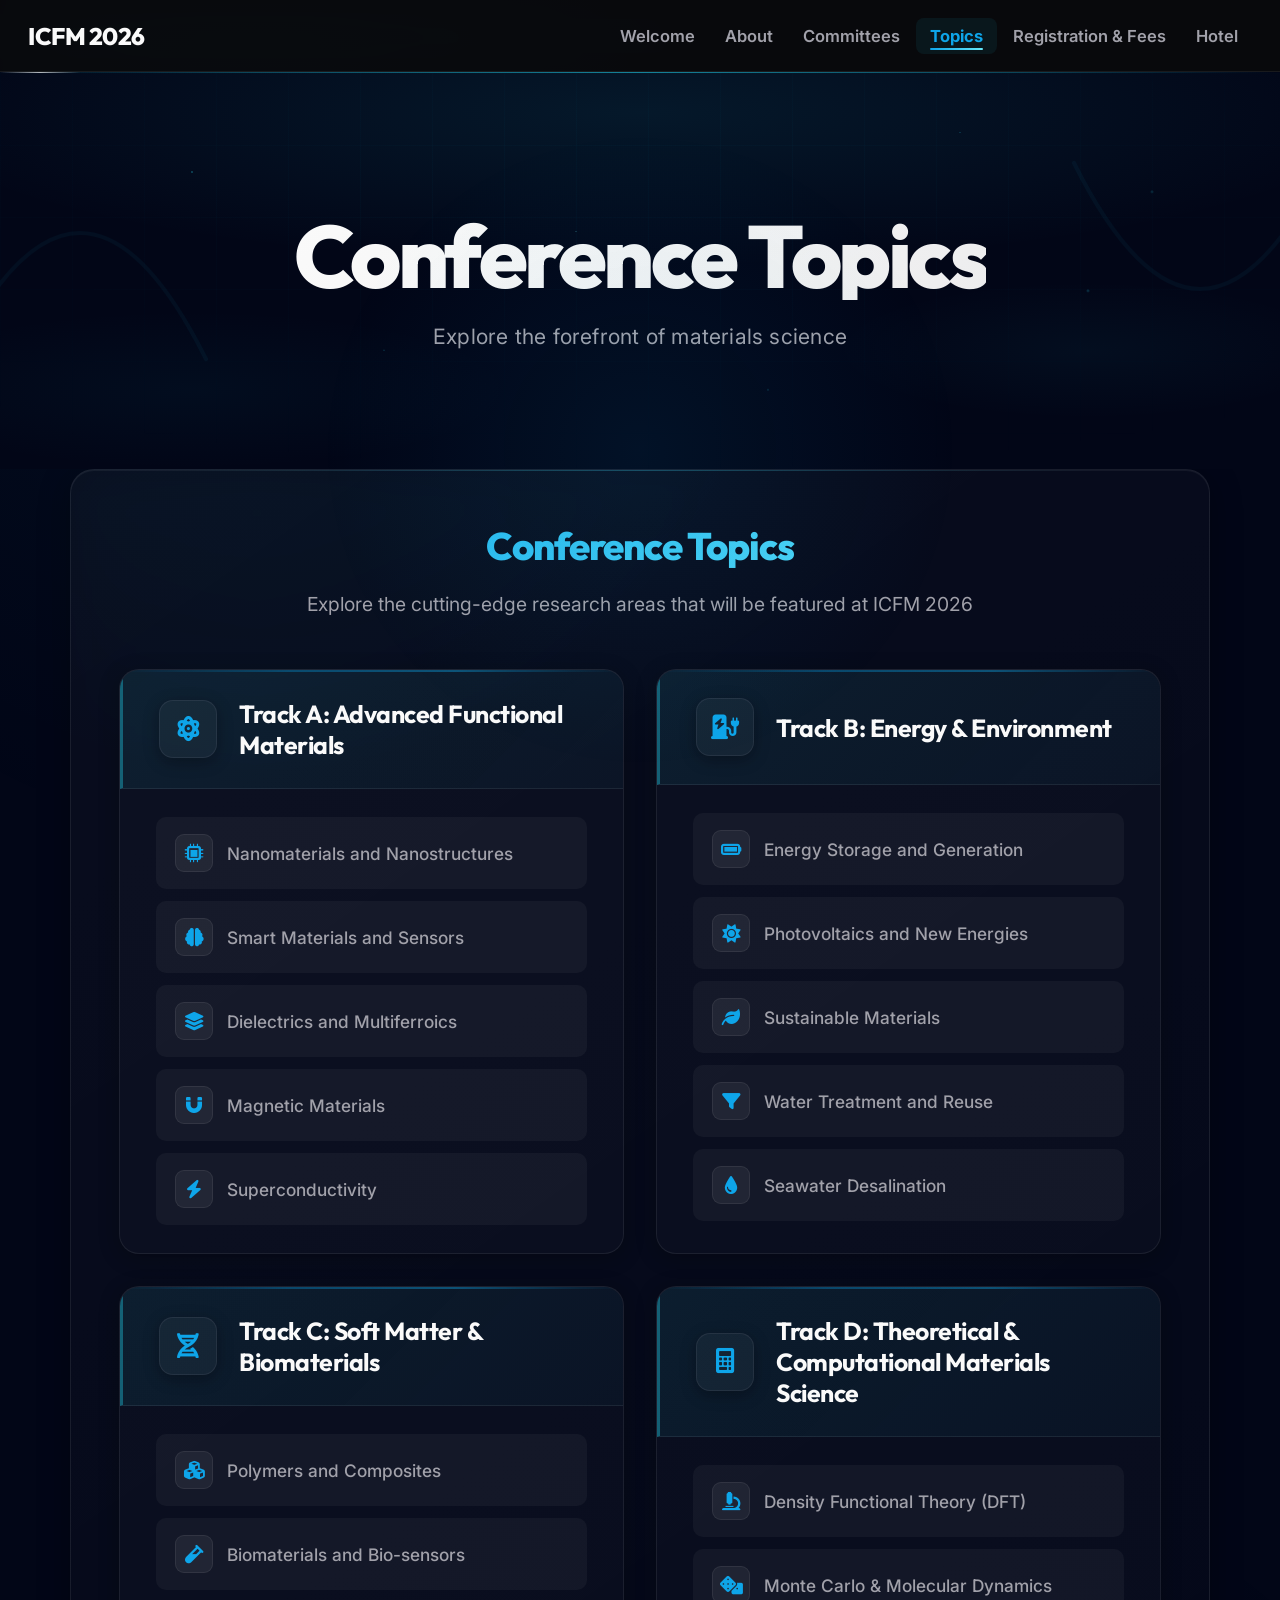
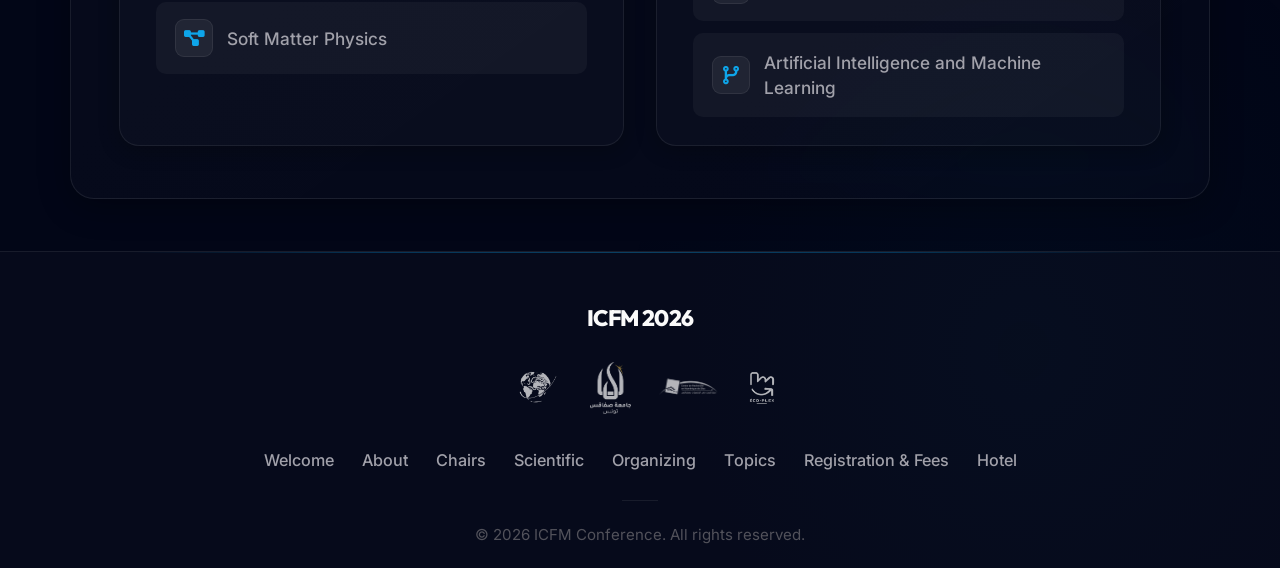
<file: topics.html>
<!DOCTYPE html>
<html lang="en">

<head>
    <meta charset="UTF-8">
    <meta name="viewport" content="width=device-width, initial-scale=1.0">
    <meta name="description" content="Conference topics and research areas for ICFM 2026 materials science conference.">
    <title>Topics — ICFM 2026</title>
    <link rel="stylesheet" href="assets/css/style.css">
    <link rel="stylesheet" href="https://cdnjs.cloudflare.com/ajax/libs/font-awesome/6.0.0/css/all.min.css">
</head>

<body>
    <div id="preloader">
        <div class="loader-ring"></div>
    </div>
    <a href="#main-content" class="skip-link">Skip to main content</a>
    <nav class="navbar" aria-label="Main navigation">
        <div class="container">
            <a href="index.html" class="logo">ICFM 2026</a>
            <ul class="nav-links">
                <li><a href="index.html">Welcome</a></li>
                <li><a href="about.html">About</a></li>
                <li class="dropdown">
                    <a href="#">Committees</a>
                    <ul class="dropdown-menu">
                        <li><a href="committees/chairs.html">Conference Chairs</a></li>
                        <li><a href="committees/scientific.html">Scientific Committee</a></li>
                        <li><a href="committees/organizing.html">Organizing Committee</a></li>
                    </ul>
                </li>
                <li><a href="topics.html">Topics</a></li>
                <li><a href="submissions.html">Registration &amp; Fees</a></li>
                <li><a href="hotel.html">Hotel</a></li>
            </ul>
        </div>
    </nav>
    <div class="luxury-navbar-underline"></div>
    <header class="topics-hero luxury-hero">
        <div class="luxury-hero-bg">
            <svg class="gold-flourish left" viewBox="0 0 200 200" fill="none">
                <path d="M10,190 Q100,10 190,190" stroke="currentColor" stroke-width="6" stroke-linecap="round"
                    stroke-opacity="0.7" />
            </svg>
            <svg class="gold-flourish right" viewBox="0 0 200 200" fill="none">
                <path d="M190,10 Q100,190 10,10" stroke="currentColor" stroke-width="6" stroke-linecap="round"
                    stroke-opacity="0.7" />
            </svg>
            <div class="gold-particles"></div>
        </div>
        <div class="topics-hero-content luxury-hero-content">
            <div class="hero-crest-glass">
                <h1 class="topics-hero-title">Conference Topics</h1>
                <div class="crest-shimmer"></div>
                <p class="topics-hero-intro">Explore the forefront of materials science</p>
            </div>
        </div>
    </header>
    <main id="main-content" class="container topics-main-glass">
        <section class="topics-section">
            <div class="topics-header luxury-section-header">
                <h2 class="topics-title luxury-gradient-title">Conference Topics</h2>
                <p class="topics-subtitle luxury-subtitle">Explore the cutting-edge research areas that will be featured
                    at ICFM 2026</p>
            </div>

            <div class="topics-container luxury-topics-grid">
                <!-- Track A -->
                <div class="topic-category luxury-topic-card">
                    <div class="topic-header luxury-topic-header">
                        <div class="topic-icon luxury-icon">
                            <i class="fas fa-atom"></i>
                            <div class="icon-shimmer"></div>
                        </div>
                        <h2 class="topic-main luxury-topic-title">Track A: Advanced Functional Materials</h2>
                    </div>
                    <div class="topic-content luxury-topic-content">
                        <div class="subtopics-grid luxury-subtopics">
                            <div class="subtopic-item luxury-subtopic">
                                <div class="subtopic-icon"><i class="fas fa-microchip"></i></div>
                                <span class="subtopic-text">Nanomaterials and Nanostructures</span>
                            </div>
                            <div class="subtopic-item luxury-subtopic">
                                <div class="subtopic-icon"><i class="fas fa-brain"></i></div>
                                <span class="subtopic-text">Smart Materials and Sensors</span>
                            </div>
                            <div class="subtopic-item luxury-subtopic">
                                <div class="subtopic-icon"><i class="fas fa-layer-group"></i></div>
                                <span class="subtopic-text">Dielectrics and Multiferroics</span>
                            </div>
                            <div class="subtopic-item luxury-subtopic">
                                <div class="subtopic-icon"><i class="fas fa-magnet"></i></div>
                                <span class="subtopic-text">Magnetic Materials</span>
                            </div>
                            <div class="subtopic-item luxury-subtopic">
                                <div class="subtopic-icon"><i class="fas fa-bolt"></i></div>
                                <span class="subtopic-text">Superconductivity</span>
                            </div>
                        </div>
                    </div>
                </div>

                <!-- Track B -->
                <div class="topic-category luxury-topic-card">
                    <div class="topic-header luxury-topic-header">
                        <div class="topic-icon luxury-icon">
                            <i class="fas fa-charging-station"></i>
                            <div class="icon-shimmer"></div>
                        </div>
                        <h2 class="topic-main luxury-topic-title">Track B: Energy &amp; Environment</h2>
                    </div>
                    <div class="topic-content luxury-topic-content">
                        <div class="subtopics-grid luxury-subtopics">
                            <div class="subtopic-item luxury-subtopic">
                                <div class="subtopic-icon"><i class="fas fa-battery-full"></i></div>
                                <span class="subtopic-text">Energy Storage and Generation</span>
                            </div>
                            <div class="subtopic-item luxury-subtopic">
                                <div class="subtopic-icon"><i class="fas fa-sun"></i></div>
                                <span class="subtopic-text">Photovoltaics and New Energies</span>
                            </div>
                            <div class="subtopic-item luxury-subtopic">
                                <div class="subtopic-icon"><i class="fas fa-leaf"></i></div>
                                <span class="subtopic-text">Sustainable Materials</span>
                            </div>
                            <div class="subtopic-item luxury-subtopic">
                                <div class="subtopic-icon"><i class="fas fa-filter"></i></div>
                                <span class="subtopic-text">Water Treatment and Reuse</span>
                            </div>
                            <div class="subtopic-item luxury-subtopic">
                                <div class="subtopic-icon"><i class="fas fa-tint"></i></div>
                                <span class="subtopic-text">Seawater Desalination</span>
                            </div>
                        </div>
                    </div>
                </div>

                <!-- Track C -->
                <div class="topic-category luxury-topic-card">
                    <div class="topic-header luxury-topic-header">
                        <div class="topic-icon luxury-icon">
                            <i class="fas fa-dna"></i>
                            <div class="icon-shimmer"></div>
                        </div>
                        <h2 class="topic-main luxury-topic-title">Track C: Soft Matter &amp; Biomaterials</h2>
                    </div>
                    <div class="topic-content luxury-topic-content">
                        <div class="subtopics-grid luxury-subtopics">
                            <div class="subtopic-item luxury-subtopic">
                                <div class="subtopic-icon"><i class="fas fa-cubes"></i></div>
                                <span class="subtopic-text">Polymers and Composites</span>
                            </div>
                            <div class="subtopic-item luxury-subtopic">
                                <div class="subtopic-icon"><i class="fas fa-vial"></i></div>
                                <span class="subtopic-text">Biomaterials and Bio-sensors</span>
                            </div>
                            <div class="subtopic-item luxury-subtopic">
                                <div class="subtopic-icon"><i class="fas fa-project-diagram"></i></div>
                                <span class="subtopic-text">Soft Matter Physics</span>
                            </div>
                        </div>
                    </div>
                </div>

                <!-- Track D -->
                <div class="topic-category luxury-topic-card">
                    <div class="topic-header luxury-topic-header">
                        <div class="topic-icon luxury-icon">
                            <i class="fas fa-calculator"></i>
                            <div class="icon-shimmer"></div>
                        </div>
                        <h2 class="topic-main luxury-topic-title">Track D: Theoretical &amp; Computational Materials
                            Science</h2>
                    </div>
                    <div class="topic-content luxury-topic-content">
                        <div class="subtopics-grid luxury-subtopics">
                            <div class="subtopic-item luxury-subtopic">
                                <div class="subtopic-icon"><i class="fas fa-microscope"></i></div>
                                <span class="subtopic-text">Density Functional Theory (DFT)</span>
                            </div>
                            <div class="subtopic-item luxury-subtopic">
                                <div class="subtopic-icon"><i class="fas fa-dice"></i></div>
                                <span class="subtopic-text">Monte Carlo &amp; Molecular Dynamics</span>
                            </div>
                            <div class="subtopic-item luxury-subtopic">
                                <div class="subtopic-icon"><i class="fas fa-code-branch"></i></div>
                                <span class="subtopic-text">Artificial Intelligence and Machine Learning</span>
                            </div>
                        </div>
                    </div>
                </div>
            </div>
        </section>
    </main>
    <footer class="site-footer">
        <div class="footer-content">
            <a href="index.html" class="footer-logo">ICFM 2026</a>
            <div class="footer-logos">
                <img src="assets/images/logo11.png" alt="" class="footer-logo-img" width="80" height="80"
                    loading="lazy">
                <img src="assets/images/logo12.png" alt="" class="footer-logo-img" width="70" height="70"
                    loading="lazy">
                <img src="assets/images/logo13.png" alt="" class="footer-logo-img" width="100" height="100"
                    loading="lazy">
                <img src="assets/images/logo14.png" alt="" class="footer-logo-img" width="60" height="60"
                    loading="lazy">
            </div>
            <div class="footer-links">
                <a href="index.html">Welcome</a>
                <a href="about.html">About</a>
                <a href="committees/chairs.html">Chairs</a>
                <a href="committees/scientific.html">Scientific</a>
                <a href="committees/organizing.html">Organizing</a>
                <a href="topics.html">Topics</a>
                <a href="submissions.html">Registration &amp; Fees</a>
                <a href="hotel.html">Hotel</a>
            </div>
            <div class="footer-divider"></div>
            <div class="footer-copy">&copy; 2026 ICFM Conference. All rights reserved.</div>
        </div>
    </footer>
    <script src="assets/js/main.js"></script>
</body>

</html>
</file>
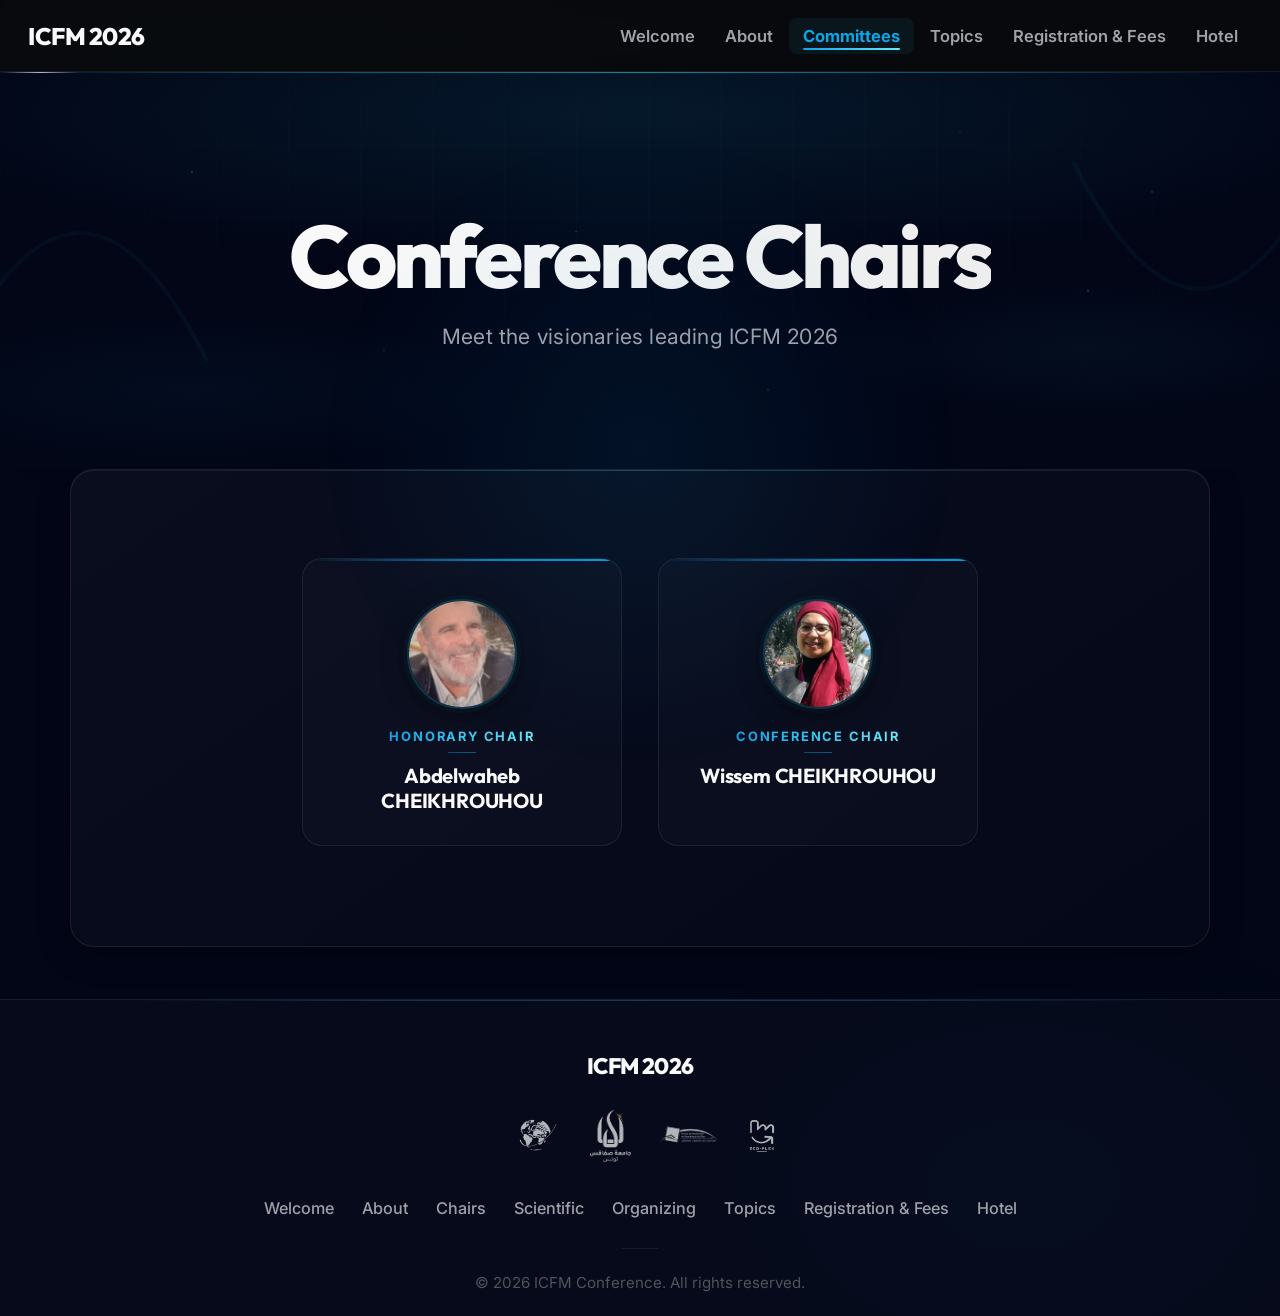
<file: committees/chairs.html>
<!DOCTYPE html>
<html lang="en">

<head>
  <meta charset="UTF-8">
  <meta name="viewport" content="width=device-width, initial-scale=1.0">
  <meta name="description" content="Conference Chairs of ICFM 2026.">
  <title>Conference Chairs — ICFM 2026</title>
  <link rel="stylesheet" href="../assets/css/style.css">
</head>

<body>
  <div id="preloader">
    <div class="loader-ring"></div>
  </div>
  <a href="#main-content" class="skip-link">Skip to main content</a>
  <nav class="navbar" aria-label="Main navigation">
    <div class="container">
      <a href="../index.html" class="logo">ICFM 2026</a>
      <ul class="nav-links">
        <li><a href="../index.html">Welcome</a></li>
        <li><a href="../about.html">About</a></li>
        <li class="dropdown">
          <a href="#">Committees</a>
          <ul class="dropdown-menu">
            <li><a href="chairs.html">Conference Chairs</a></li>
            <li><a href="scientific.html">Scientific Committee</a></li>
            <li><a href="organizing.html">Organizing Committee</a></li>
          </ul>
        </li>
        <li><a href="../topics.html">Topics</a></li>
        <li><a href="../submissions.html">Registration &amp; Fees</a></li>
        <li><a href="../hotel.html">Hotel</a></li>
      </ul>
    </div>
  </nav>
  <div class="luxury-navbar-underline"></div>
  <header class="committee-hero luxury-hero">
    <div class="luxury-hero-bg">
      <svg class="gold-flourish left" viewBox="0 0 200 200" fill="none">
        <path d="M10,190 Q100,10 190,190" stroke="currentColor" stroke-width="6" stroke-linecap="round"
          stroke-opacity="0.7" />
      </svg>
      <svg class="gold-flourish right" viewBox="0 0 200 200" fill="none">
        <path d="M190,10 Q100,190 10,10" stroke="currentColor" stroke-width="6" stroke-linecap="round"
          stroke-opacity="0.7" />
      </svg>
      <div class="gold-particles"></div>
    </div>
    <div class="committee-hero-content luxury-hero-content">
      <div class="hero-crest-glass">
        <h1 class="committee-hero-title">Conference Chairs</h1>
        <div class="crest-shimmer"></div>
        <p class="committee-hero-intro">Meet the visionaries leading ICFM 2026</p>
      </div>
    </div>
  </header>
  <main id="main-content" class="container committee-main-glass">
    <section class="committee-section">
      <div class="committee-grid">
        <div class="committee-card">
          <img src="../assets/images/abc.avif" alt="Abdelwaheb Cheikhrouhou" class="committee-img" loading="lazy">
          <div class="committee-role">Honorary Chair</div>
          <div class="committee-title">Abdelwaheb CHEIKHROUHOU</div>
        </div>
        <div class="committee-card">
          <img src="../assets/images/wc.avif" alt="Wissem Cheikhrouhou" class="committee-img" loading="lazy">
          <div class="committee-role">Conference Chair</div>
          <div class="committee-title">Wissem CHEIKHROUHOU</div>
        </div>
      </div>
    </section>
  </main>
  <footer class="site-footer">
    <div class="footer-content">
      <a href="../index.html" class="footer-logo">ICFM 2026</a>
      <div class="footer-logos">
        <img src="../assets/images/logo11.png" alt="" class="footer-logo-img" width="80" height="80" loading="lazy">
        <img src="../assets/images/logo12.png" alt="" class="footer-logo-img" width="70" height="70" loading="lazy">
        <img src="../assets/images/logo13.png" alt="" class="footer-logo-img" width="100" height="100" loading="lazy">
        <img src="../assets/images/logo14.png" alt="" class="footer-logo-img" width="60" height="60" loading="lazy">
      </div>
      <div class="footer-links">
        <a href="../index.html">Welcome</a>
        <a href="../about.html">About</a>
        <a href="chairs.html">Chairs</a>
        <a href="scientific.html">Scientific</a>
        <a href="organizing.html">Organizing</a>
        <a href="../topics.html">Topics</a>
        <a href="../submissions.html">Registration &amp; Fees</a>
        <a href="../hotel.html">Hotel</a>
      </div>
      <div class="footer-divider"></div>
      <div class="footer-copy">&copy; 2026 ICFM Conference. All rights reserved.</div>
    </div>
  </footer>
  <script src="../assets/js/main.js"></script>
</body>

</html>
</file>
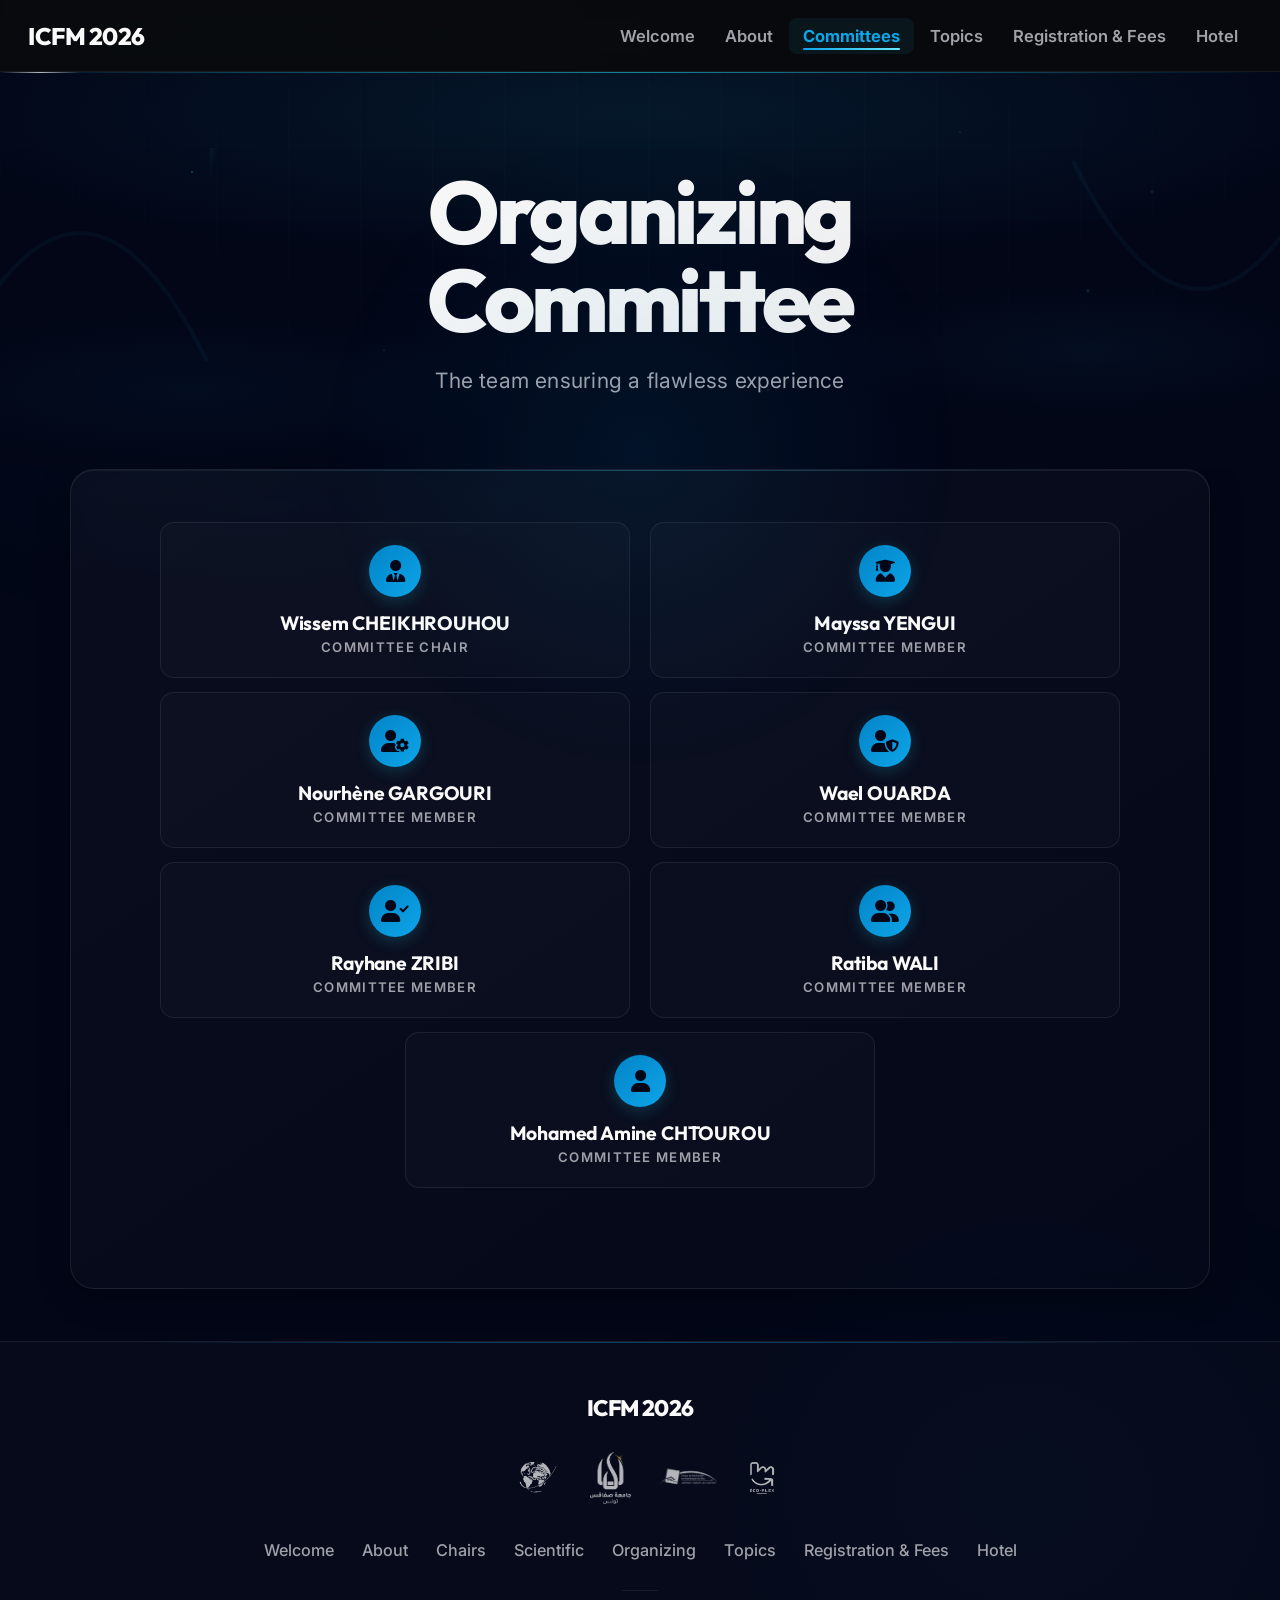
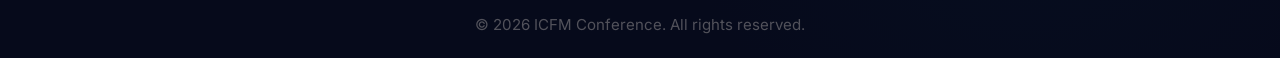
<file: committees/organizing.html>
<!DOCTYPE html>
<html lang="en">

<head>
    <meta charset="UTF-8">
    <meta name="viewport" content="width=device-width, initial-scale=1.0">
    <meta name="description" content="Organizing Committee of ICFM 2026.">
    <title>Organizing Committee — ICFM 2026</title>
    <link rel="stylesheet" href="../assets/css/style.css">
</head>

<body>
    <div id="preloader">
        <div class="loader-ring"></div>
    </div>
    <a href="#main-content" class="skip-link">Skip to main content</a>
    <nav class="navbar" aria-label="Main navigation">
        <div class="container">
            <a href="../index.html" class="logo">ICFM 2026</a>
            <ul class="nav-links">
                <li><a href="../index.html">Welcome</a></li>
                <li><a href="../about.html">About</a></li>
                <li class="dropdown">
                    <a href="#">Committees</a>
                    <ul class="dropdown-menu">
                        <li><a href="chairs.html">Conference Chairs</a></li>
                        <li><a href="scientific.html">Scientific Committee</a></li>
                        <li><a href="organizing.html">Organizing Committee</a></li>
                    </ul>
                </li>
                <li><a href="../topics.html">Topics</a></li>
                <li><a href="../submissions.html">Registration &amp; Fees</a></li>
                <li><a href="../hotel.html">Hotel</a></li>
            </ul>
        </div>
    </nav>
    <div class="luxury-navbar-underline"></div>
    <header class="committee-hero luxury-hero">
        <div class="luxury-hero-bg">
            <svg class="gold-flourish left" viewBox="0 0 200 200" fill="none">
                <path d="M10,190 Q100,10 190,190" stroke="currentColor" stroke-width="6" stroke-linecap="round"
                    stroke-opacity="0.7" />
            </svg>
            <svg class="gold-flourish right" viewBox="0 0 200 200" fill="none">
                <path d="M190,10 Q100,190 10,10" stroke="currentColor" stroke-width="6" stroke-linecap="round"
                    stroke-opacity="0.7" />
            </svg>
            <div class="gold-particles"></div>
        </div>
        <div class="committee-hero-content luxury-hero-content">
            <div class="hero-crest-glass">
                <h1 class="committee-hero-title">Organizing Committee</h1>
                <div class="crest-shimmer"></div>
                <p class="committee-hero-intro">The team ensuring a flawless experience</p>
            </div>
        </div>
    </header>
    <main id="main-content" class="container committee-main-glass">
        <section class="committee-section">
            <div class="organizing-committee-list">
                <div class="organizing-member">
                    <div class="member-icon">
                        <i class="fas fa-user-tie"></i>
                    </div>
                    <div class="member-info">
                        <div class="member-name">Wissem CHEIKHROUHOU</div>
                        <div class="member-role">Committee Chair</div>
                    </div>
                </div>
                <div class="organizing-member">
                    <div class="member-icon">
                        <i class="fas fa-user-graduate"></i>
                    </div>
                    <div class="member-info">
                        <div class="member-name">Mayssa YENGUI</div>
                        <div class="member-role">Committee Member</div>
                    </div>
                </div>
                <div class="organizing-member">
                    <div class="member-icon">
                        <i class="fas fa-user-cog"></i>
                    </div>
                    <div class="member-info">
                        <div class="member-name">Nourhène GARGOURI</div>
                        <div class="member-role">Committee Member</div>
                    </div>
                </div>
                <div class="organizing-member">
                    <div class="member-icon">
                        <i class="fas fa-user-shield"></i>
                    </div>
                    <div class="member-info">
                        <div class="member-name">Wael OUARDA</div>
                        <div class="member-role">Committee Member</div>
                    </div>
                </div>
                <div class="organizing-member">
                    <div class="member-icon">
                        <i class="fas fa-user-check"></i>
                    </div>
                    <div class="member-info">
                        <div class="member-name">Rayhane ZRIBI</div>
                        <div class="member-role">Committee Member</div>
                    </div>
                </div>
                <div class="organizing-member">
                    <div class="member-icon">
                        <i class="fas fa-user-friends"></i>
                    </div>
                    <div class="member-info">
                        <div class="member-name">Ratiba WALI</div>
                        <div class="member-role">Committee Member</div>
                    </div>
                </div>
                <div class="organizing-member" style="grid-column: 1 / -1; justify-self: center; width: calc(50% - 10px);">
                    <div class="member-icon">
                        <i class="fas fa-user" aria-hidden="true"></i>
                    </div>
                    <div class="member-info">
                        <div class="member-name">Mohamed Amine CHTOUROU</div>
                        <div class="member-role">Committee Member</div>
                    </div>
                </div>
            </div>
        </section>
    </main>
    <footer class="site-footer">
        <div class="footer-content">
            <a href="../index.html" class="footer-logo">ICFM 2026</a>
            <div class="footer-logos">
                <img src="../assets/images/logo11.png" alt="" class="footer-logo-img" width="80" height="80"
                    loading="lazy">
                <img src="../assets/images/logo12.png" alt="" class="footer-logo-img" width="70" height="70"
                    loading="lazy">
                <img src="../assets/images/logo13.png" alt="" class="footer-logo-img" width="100" height="100"
                    loading="lazy">
                <img src="../assets/images/logo14.png" alt="" class="footer-logo-img" width="60" height="60"
                    loading="lazy">
            </div>
            <div class="footer-links">
                <a href="../index.html">Welcome</a>
                <a href="../about.html">About</a>
                <a href="chairs.html">Chairs</a>
                <a href="scientific.html">Scientific</a>
                <a href="organizing.html">Organizing</a>
                <a href="../topics.html">Topics</a>
                <a href="../submissions.html">Registration &amp; Fees</a>
                <a href="../hotel.html">Hotel</a>
            </div>
            <div class="footer-divider"></div>
            <div class="footer-copy">&copy; 2026 ICFM Conference. All rights reserved.</div>
        </div>
    </footer>
    <script src="../assets/js/main.js"></script>
</body>

</html>
</file>
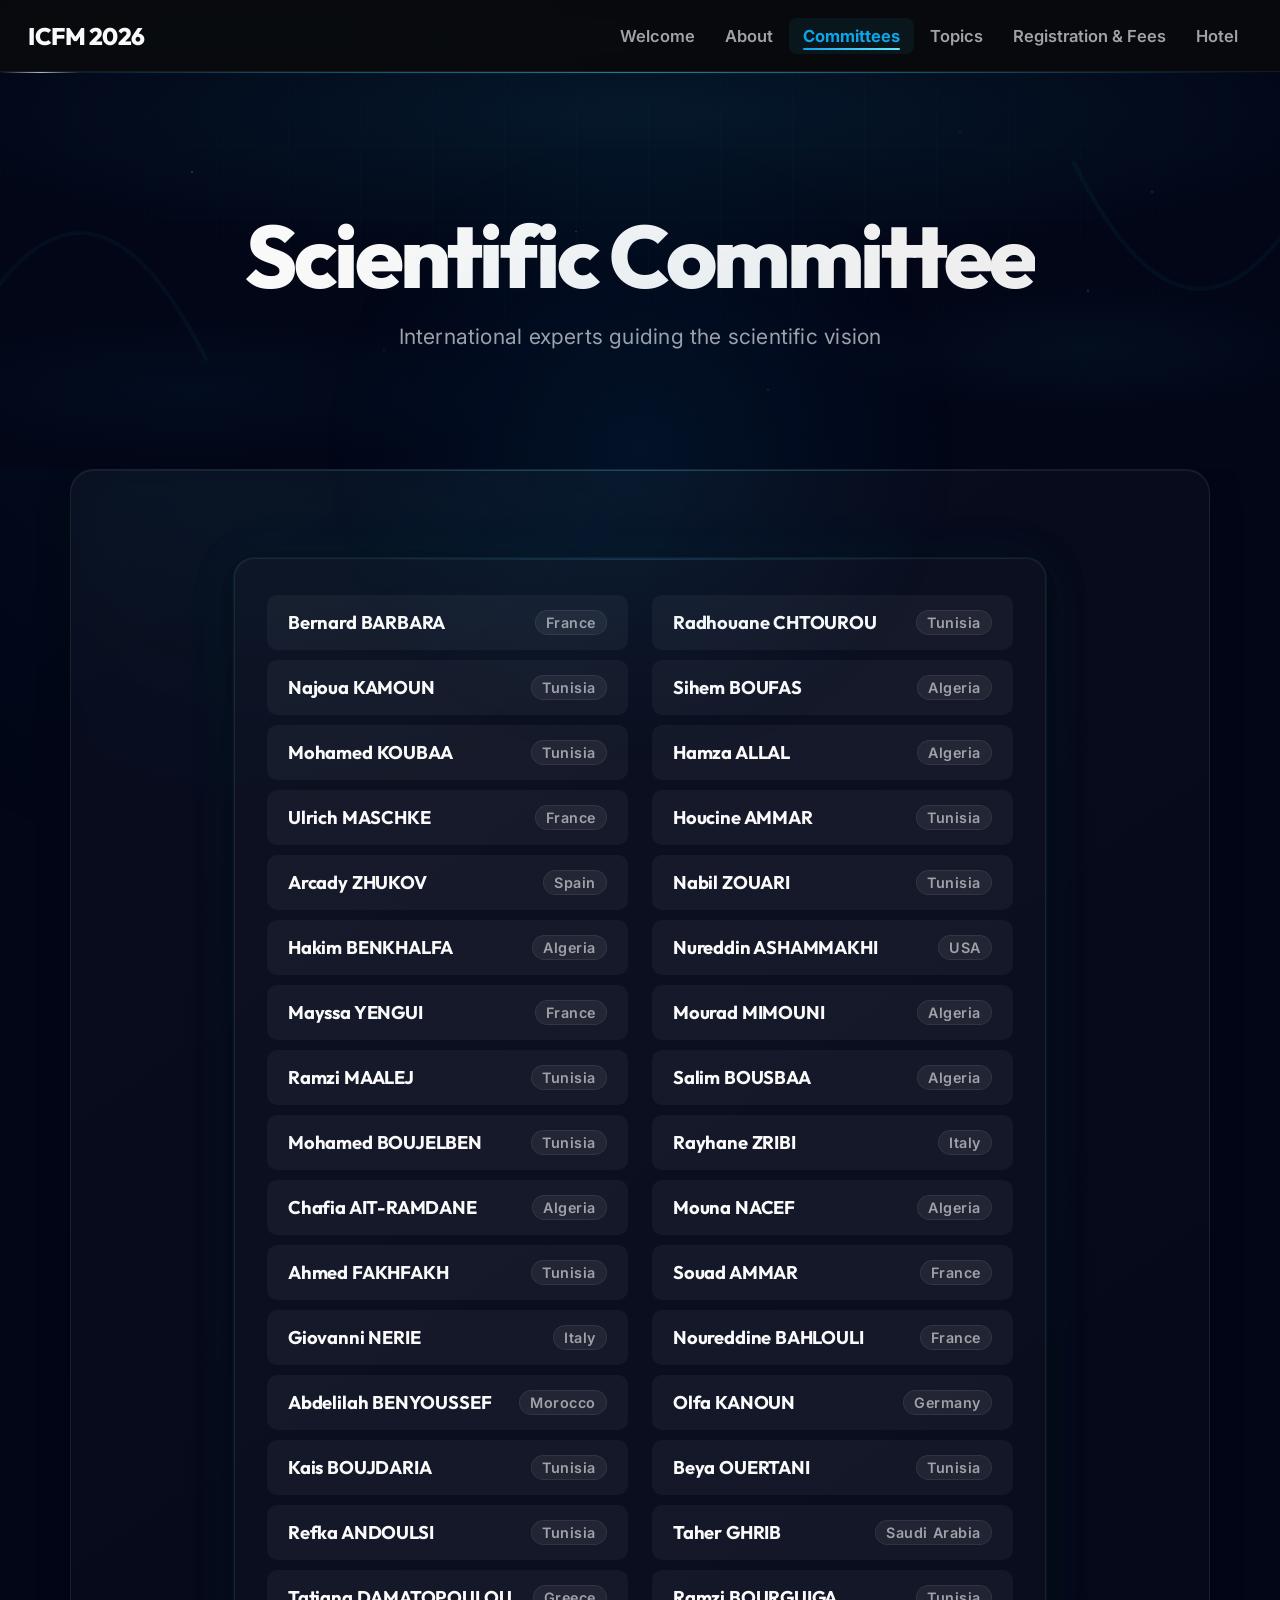
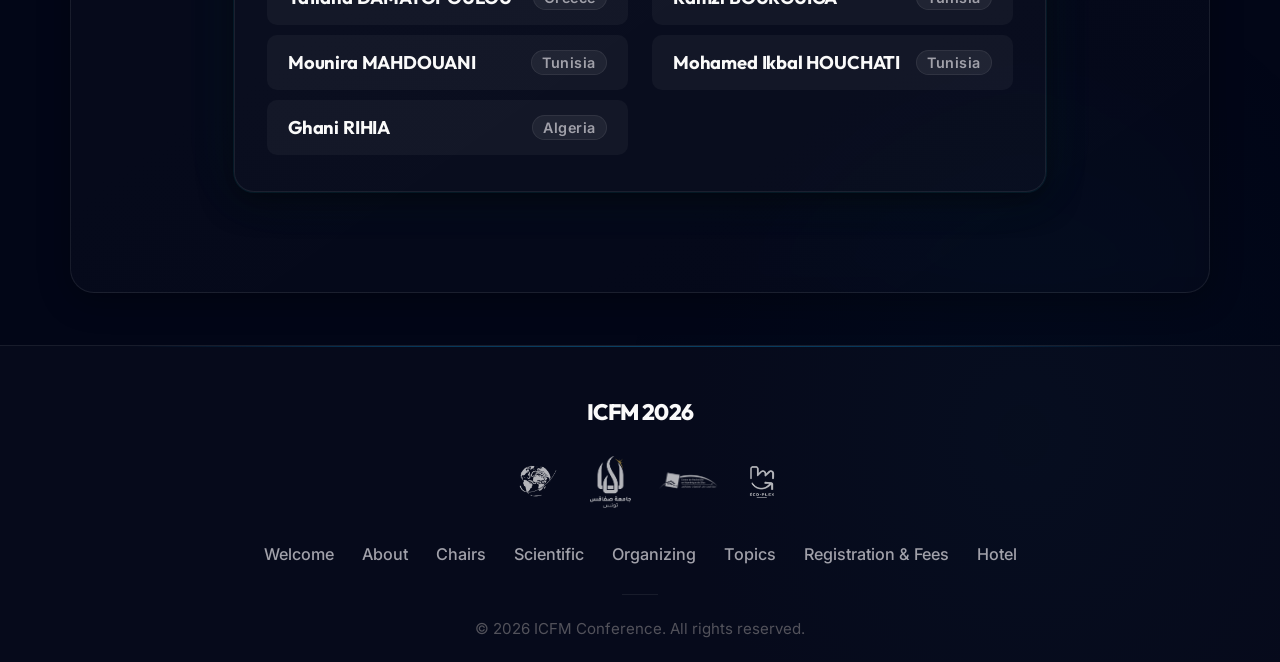
<file: committees/scientific.html>
<!DOCTYPE html>
<html lang="en">

<head>
  <meta charset="UTF-8">
  <meta name="viewport" content="width=device-width, initial-scale=1.0">
  <meta name="description" content="Scientific Committee of ICFM 2026.">
  <title>Scientific Committee — ICFM 2026</title>
  <link rel="stylesheet" href="../assets/css/style.css">
</head>

<body>
  <div id="preloader">
    <div class="loader-ring"></div>
  </div>
  <a href="#main-content" class="skip-link">Skip to main content</a>
  <nav class="navbar" aria-label="Main navigation">
    <div class="container">
      <a href="../index.html" class="logo">ICFM 2026</a>
      <ul class="nav-links">
        <li><a href="../index.html">Welcome</a></li>
        <li><a href="../about.html">About</a></li>
        <li class="dropdown">
          <a href="#">Committees</a>
          <ul class="dropdown-menu">
            <li><a href="chairs.html">Conference Chairs</a></li>
            <li><a href="scientific.html">Scientific Committee</a></li>
            <li><a href="organizing.html">Organizing Committee</a></li>
          </ul>
        </li>
        <li><a href="../topics.html">Topics</a></li>
        <li><a href="../submissions.html">Registration &amp; Fees</a></li>
        <li><a href="../hotel.html">Hotel</a></li>
      </ul>
    </div>
  </nav>
  <div class="luxury-navbar-underline"></div>
  <header class="committee-hero luxury-hero">
    <div class="luxury-hero-bg">
      <svg class="gold-flourish left" viewBox="0 0 200 200" fill="none">
        <path d="M10,190 Q100,10 190,190" stroke="currentColor" stroke-width="6" stroke-linecap="round"
          stroke-opacity="0.7" />
      </svg>
      <svg class="gold-flourish right" viewBox="0 0 200 200" fill="none">
        <path d="M190,10 Q100,190 10,10" stroke="currentColor" stroke-width="6" stroke-linecap="round"
          stroke-opacity="0.7" />
      </svg>
      <div class="gold-particles"></div>
    </div>
    <div class="committee-hero-content luxury-hero-content">
      <div class="hero-crest-glass">
        <h1 class="committee-hero-title">Scientific Committee</h1>
        <div class="crest-shimmer"></div>
        <p class="committee-hero-intro">International experts guiding the scientific vision</p>
      </div>
    </div>
  </header>
  <main id="main-content" class="container committee-main-glass">
    <section class="committee-section">
      <ul class="scientific-list">
        <li><span class="member-name">Bernard BARBARA</span> <span class="member-country">France</span></li>
        <li><span class="member-name">Radhouane CHTOUROU</span> <span class="member-country">Tunisia</span></li>
        <li><span class="member-name">Najoua KAMOUN</span> <span class="member-country">Tunisia</span></li>
        <li><span class="member-name">Sihem BOUFAS</span> <span class="member-country">Algeria</span></li>
        <li><span class="member-name">Mohamed KOUBAA</span> <span class="member-country">Tunisia</span></li>
        <li><span class="member-name">Hamza ALLAL</span> <span class="member-country">Algeria</span></li>
        <li><span class="member-name">Ulrich MASCHKE</span> <span class="member-country">France</span></li>
        <li><span class="member-name">Houcine AMMAR</span> <span class="member-country">Tunisia</span></li>
        <li><span class="member-name">Arcady ZHUKOV</span> <span class="member-country">Spain</span></li>
        <li><span class="member-name">Nabil ZOUARI</span> <span class="member-country">Tunisia</span></li>
        <li><span class="member-name">Hakim BENKHALFA</span> <span class="member-country">Algeria</span></li>
        <li><span class="member-name">Nureddin ASHAMMAKHI</span> <span class="member-country">USA</span></li>
        <li><span class="member-name">Mayssa YENGUI</span> <span class="member-country">France</span></li>
        <li><span class="member-name">Mourad MIMOUNI</span> <span class="member-country">Algeria</span></li>
        <li><span class="member-name">Ramzi MAALEJ</span> <span class="member-country">Tunisia</span></li>
        <li><span class="member-name">Salim BOUSBAA</span> <span class="member-country">Algeria</span></li>
        <li><span class="member-name">Mohamed BOUJELBEN</span> <span class="member-country">Tunisia</span></li>
        <li><span class="member-name">Rayhane ZRIBI</span> <span class="member-country">Italy</span></li>
        <li><span class="member-name">Chafia AIT-RAMDANE</span> <span class="member-country">Algeria</span></li>
        <li><span class="member-name">Mouna NACEF</span> <span class="member-country">Algeria</span></li>
        <li><span class="member-name">Ahmed FAKHFAKH</span> <span class="member-country">Tunisia</span></li>
        <li><span class="member-name">Souad AMMAR</span> <span class="member-country">France</span></li>
        <li><span class="member-name">Giovanni NERIE</span> <span class="member-country">Italy</span></li>
        <li><span class="member-name">Noureddine BAHLOULI</span> <span class="member-country">France</span></li>
        <li><span class="member-name">Abdelilah BENYOUSSEF</span> <span class="member-country">Morocco</span></li>
        <li><span class="member-name">Olfa KANOUN</span> <span class="member-country">Germany</span></li>
        <li><span class="member-name">Kais BOUJDARIA</span> <span class="member-country">Tunisia</span></li>
        <li><span class="member-name">Beya OUERTANI</span> <span class="member-country">Tunisia</span></li>
        <li><span class="member-name">Refka ANDOULSI</span> <span class="member-country">Tunisia</span></li>
        <li><span class="member-name">Taher GHRIB</span> <span class="member-country">Saudi Arabia</span></li>
        <li><span class="member-name">Tatiana DAMATOPOULOU</span> <span class="member-country">Greece</span></li>
        <li><span class="member-name">Ramzi BOURGUIGA</span> <span class="member-country">Tunisia</span></li>
        <li><span class="member-name">Mounira MAHDOUANI</span> <span class="member-country">Tunisia</span></li>
        <li><span class="member-name">Mohamed Ikbal HOUCHATI</span> <span class="member-country">Tunisia</span></li>
        <li><span class="member-name">Ghani RIHIA</span> <span class="member-country">Algeria</span></li>
      </ul>
    </section>
  </main>
  <footer class="site-footer">
    <div class="footer-content">
      <a href="../index.html" class="footer-logo">ICFM 2026</a>
      <div class="footer-logos">
        <img src="../assets/images/logo11.png" alt="" class="footer-logo-img" width="80" height="80" loading="lazy">
        <img src="../assets/images/logo12.png" alt="" class="footer-logo-img" width="70" height="70" loading="lazy">
        <img src="../assets/images/logo13.png" alt="" class="footer-logo-img" width="100" height="100" loading="lazy">
        <img src="../assets/images/logo14.png" alt="" class="footer-logo-img" width="60" height="60" loading="lazy">
      </div>
      <div class="footer-links">
        <a href="../index.html">Welcome</a>
        <a href="../about.html">About</a>
        <a href="chairs.html">Chairs</a>
        <a href="scientific.html">Scientific</a>
        <a href="organizing.html">Organizing</a>
        <a href="../topics.html">Topics</a>
        <a href="../submissions.html">Registration &amp; Fees</a>
        <a href="../hotel.html">Hotel</a>
      </div>
      <div class="footer-divider"></div>
      <div class="footer-copy">&copy; 2026 ICFM Conference. All rights reserved.</div>
    </div>
  </footer>
  <script src="../assets/js/main.js"></script>
</body>

</html>
</file>
<file: assets/css/style.css>
@import url('https://fonts.googleapis.com/css2?family=Outfit:wght@400;600;700;800&family=Inter:wght@400;500;600;700&display=swap');
@import url('https://cdnjs.cloudflare.com/ajax/libs/font-awesome/6.0.0/css/all.min.css');

/* ============================================================
   ICFM 2026 — ORIGINAL COLORS · ELEVATED ELEGANCE
   Same dark navy + cyan palette, dramatically improved:
   · Breathing ambient light animations
   · Rich hover micro-interactions
   · Refined spacing & depth
   · Subtle luminosity effects
   ============================================================ */

:root {
  --bg: #020617;
  --surface: rgba(255, 255, 255, 0.02);
  --surface-2: rgba(255, 255, 255, 0.04);
  --surface-3: rgba(255, 255, 255, 0.06);
  --accent: #0ea5e9;
  --accent-dim: #0284c7;
  --accent-glow: rgba(34, 211, 238, 0.15);
  --accent-glow-strong: rgba(34, 211, 238, 0.30);
  --text: #fafafa;
  --text-muted: #a1a1aa;
  --text-dim: #52525b;
  --border: rgba(255, 255, 255, 0.07);
  --border-lit: rgba(34, 211, 238, 0.25);
  --radius: 16px;
  --radius-sm: 10px;
  --mouse-x: 50vw;
  --mouse-y: 50vh;
  /* legacy names — untouched */
  --navy: #0a0a0b;
  --royal: #141416;
  --gold: #22d3ee;
  --light-gold: #67e8f9;
  --offwhite: #fafafa;
  --shadow: 0 4px 24px rgba(0, 0, 0, 0.5);
  --shadow-glow: 0 0 0 1px rgba(34, 211, 238, 0.08),
    0 8px 32px rgba(0, 0, 0, 0.6),
    0 0 60px rgba(34, 211, 238, 0.06);
}

/* ── Smooth Motion Defaults ─────────────────────────────── */
html {
  scroll-behavior: smooth;
}

@media (prefers-reduced-motion: reduce) {
  html {
    scroll-behavior: auto;
  }

  *,
  *::before,
  *::after {
    animation-duration: 0.01ms !important;
    animation-iteration-count: 1 !important;
    transition-duration: 0.01ms !important;
  }
}

/* ── Base ────────────────────────────────────────────────── */
*,
*::before,
*::after {
  box-sizing: border-box;
}

body {
  margin: 0;
  font-family: 'Inter', system-ui, sans-serif;
  background: var(--bg);
  color: var(--text);
  font-size: 1.15rem;
  min-height: 100vh;
  overflow-x: hidden;
  opacity: 0;
  animation: pageReveal 0.8s cubic-bezier(0.22, 1, 0.36, 1) forwards;
}

/* Subtle animated background atmosphere */
body::before {
  content: '';
  position: fixed;
  inset: 0;
  z-index: 0;
  pointer-events: none;
  background:
    radial-gradient(ellipse 80% 50% at 20% 10%, rgba(34, 211, 238, 0.04) 0%, transparent 60%),
    radial-gradient(ellipse 60% 40% at 80% 90%, rgba(8, 145, 178, 0.03) 0%, transparent 55%);
  animation: atmosphereShift 18s ease-in-out infinite alternate;
}

body::after {
  content: '';
  position: fixed;
  inset: 0;
  z-index: 9999;
  pointer-events: none;
  background: radial-gradient(800px circle at var(--mouse-x, 50vw) var(--mouse-y, 50vh), rgba(14, 165, 233, 0.08), transparent 40%);
}

:focus-visible {
  outline: 2px solid var(--accent);
  outline-offset: 3px;
  border-radius: 4px;
}

button:focus:not(:focus-visible),
a:focus:not(:focus-visible) {
  outline: none;
}

/* ── Cinematic Preloader ─────────────────────────────────── */
#preloader {
  position: fixed;
  inset: 0;
  background: var(--bg);
  z-index: 999999;
  display: flex;
  align-items: center;
  justify-content: center;
  transition: opacity 0.8s cubic-bezier(0.22, 1, 0.36, 1), transform 0.8s cubic-bezier(0.22, 1, 0.36, 1);
}

#preloader.loaded {
  opacity: 0;
  pointer-events: none;
  transform: scale(1.05);
  /* Slight scale up for breathing exit */
}

/* A sleek, minimalist loading ring */
.loader-ring {
  width: 48px;
  height: 48px;
  border-radius: 50%;
  border: 2px solid rgba(255, 255, 255, 0.05);
  border-top-color: var(--accent);
  animation: spinner 1s cubic-bezier(0.68, -0.55, 0.265, 1.55) infinite;
}

@keyframes spinner {
  0% {
    transform: rotate(0deg);
  }

  100% {
    transform: rotate(360deg);
  }
}

/* ── Scrollbar ───────────────────────────────────────────── */
::-webkit-scrollbar {
  width: 8px;
  background: var(--bg);
}

::-webkit-scrollbar-track {
  background: var(--surface);
}

::-webkit-scrollbar-thumb {
  background: linear-gradient(180deg, var(--accent-dim), var(--surface-3));
  border-radius: 4px;
  border: 2px solid var(--surface);
}

::-webkit-scrollbar-thumb:hover {
  background: var(--accent-dim);
}

/* ── Skip Link ───────────────────────────────────────────── */
.skip-link {
  position: absolute;
  top: -100px;
  left: 50%;
  transform: translateX(-50%);
  z-index: 10000;
  padding: 12px 24px;
  background: var(--accent);
  color: var(--navy);
  font-weight: 700;
  text-decoration: none;
  border-radius: 8px;
  transition: top 0.2s ease;
}

.skip-link:focus {
  top: 16px;
  outline: 2px solid var(--text);
  outline-offset: 3px;
}

/* ── Keyframes ───────────────────────────────────────────── */
@keyframes pageReveal {
  from {
    opacity: 0;
    transform: translateY(8px);
  }

  to {
    opacity: 1;
    transform: translateY(0);
  }
}

@keyframes atmosphereShift {
  0% {
    opacity: 0.6;
    transform: scale(1);
  }

  100% {
    opacity: 1;
    transform: scale(1.05);
  }
}

@keyframes fadeInUp {
  from {
    opacity: 0;
    transform: translateY(28px);
  }

  to {
    opacity: 1;
    transform: translateY(0);
  }
}

@keyframes shimmerSweep {
  0% {
    transform: translateX(-150%) skewX(-12deg);
  }

  100% {
    transform: translateX(350%) skewX(-12deg);
  }
}

@keyframes titleShimmer {

  0%,
  40% {
    background-position: 0% 50%;
  }

  60%,
  100% {
    background-position: 100% 50%;
  }
}

@keyframes glowPulse {

  0%,
  100% {
    box-shadow: 0 0 20px rgba(34, 211, 238, 0.08);
  }

  50% {
    box-shadow: 0 0 48px rgba(34, 211, 238, 0.20);
  }
}

@keyframes lineGrow {
  from {
    width: 0;
    opacity: 0;
  }

  to {
    width: 80px;
    opacity: 0.5;
  }
}

@keyframes floatY {

  0%,
  100% {
    transform: translateY(0px);
  }

  50% {
    transform: translateY(-8px);
  }
}

@keyframes arrowBounce {
  0% {
    transform: translateY(0) rotate(-45deg);
  }

  100% {
    transform: translateY(8px) rotate(-45deg);
  }
}

@keyframes scanLine {
  0% {
    left: -10%;
    opacity: 0;
  }

  10% {
    opacity: 1;
  }

  90% {
    opacity: 1;
  }

  100% {
    left: 110%;
    opacity: 0;
  }
}

@keyframes dropdownOpen {
  from {
    opacity: 0;
    transform: scale(0.96) translateY(-4px);
  }

  to {
    opacity: 1;
    transform: scale(1) translateY(0);
  }
}

/* ── Navbar ──────────────────────────────────────────────── */
.navbar {
  background: rgba(10, 10, 11, 0.80);
  backdrop-filter: blur(20px) saturate(160%);
  border-bottom: 1px solid var(--border);
  position: sticky;
  top: 0;
  z-index: 1000;
  height: 72px;
  display: flex;
  align-items: center;
  transition: background 0.3s, box-shadow 0.3s;
}

.navbar .container {
  display: flex;
  align-items: center;
  justify-content: space-between;
  padding: 0 28px;
  height: 72px;
  max-width: 1280px;
  margin: 0 auto;
  width: 100%;
}

.logo {
  font-family: 'Outfit', sans-serif;
  font-size: 1.5rem;
  font-weight: 800;
  color: var(--text);
  letter-spacing: -0.02em;
  text-decoration: none;
  margin-right: 48px;
  white-space: nowrap;
  position: relative;
  transition: color 0.25s;
}

.logo::after {
  content: '';
  position: absolute;
  left: 0;
  bottom: -4px;
  width: 0;
  height: 2px;
  background: linear-gradient(90deg, var(--accent), var(--light-gold));
  border-radius: 1px;
  transition: width 0.35s cubic-bezier(0.22, 1, 0.36, 1);
}

.logo:hover {
  color: var(--accent);
}

.logo:hover::after {
  width: 100%;
}

.nav-links {
  list-style: none;
  display: flex;
  gap: 2px;
  margin: 0;
  padding: 0;
  align-items: center;
}

.nav-links li {
  position: relative;
}

.nav-links a {
  color: var(--text-muted);
  text-decoration: none;
  font-family: 'Inter', sans-serif;
  font-weight: 600;
  font-size: 1.035rem;
  padding: 8px 14px;
  border-radius: 8px;
  transition: color 0.2s, background 0.2s;
  display: inline-block;
  position: relative;
}

.nav-links a::after {
  content: '';
  position: absolute;
  left: 14px;
  bottom: 4px;
  width: 0;
  height: 2px;
  background: linear-gradient(90deg, var(--accent), var(--light-gold));
  border-radius: 1px;
  transition: width 0.28s cubic-bezier(0.22, 1, 0.36, 1);
}

.nav-links a:hover {
  color: var(--text);
  background: rgba(34, 211, 238, 0.06);
}

.nav-links a:hover::after,
.nav-links a.active::after {
  width: calc(100% - 28px);
}

.nav-links a.active {
  color: var(--accent);
  background: rgba(34, 211, 238, 0.08);
  font-weight: 700;
}

/* Dropdown */
.dropdown-menu {
  display: none;
  position: absolute;
  background: rgba(15, 23, 42, 0.98);
  backdrop-filter: blur(24px);
  border: 1px solid var(--border);
  border-radius: var(--radius-sm);
  min-width: 210px;
  top: 100%;
  left: 0;
  margin-top: 6px;
  z-index: 100;
  padding: 6px;
  box-shadow: 0 20px 60px rgba(0, 0, 0, 0.7),
    0 0 0 1px rgba(14, 165, 233, 0.04);
  transform-origin: top left;
  animation: dropdownOpen 0.18s cubic-bezier(0.22, 1, 0.36, 1) forwards;
}

.dropdown-menu::after {
  content: '';
  position: absolute;
  bottom: 100%;
  left: 0;
  right: 0;
  height: 10px;
}

.dropdown:hover .dropdown-menu {
  display: block;
}

.dropdown-menu li a {
  color: var(--text-muted);
  font-size: 1.012rem;
  padding: 10px 14px;
  display: flex;
  align-items: center;
  gap: 8px;
  border-radius: 6px;
  transition: all 0.15s;
  position: relative;
  overflow: hidden;
}

.dropdown-menu li a::before {
  content: '';
  position: absolute;
  left: 0;
  top: 50%;
  bottom: 50%;
  width: 2px;
  background: var(--accent);
  border-radius: 1px;
  transition: top 0.2s, bottom 0.2s;
}

.dropdown-menu li a:hover {
  color: var(--accent);
  background: rgba(34, 211, 238, 0.06);
}

.dropdown-menu li a:hover::before {
  top: 10%;
  bottom: 10%;
}

/* Luxury navbar underline */
.luxury-navbar-underline {
  height: 1px;
  background: linear-gradient(90deg,
      transparent 0%, rgba(34, 211, 238, 0.3) 20%,
      rgba(34, 211, 238, 0.6) 50%, rgba(34, 211, 238, 0.3) 80%,
      transparent 100%);
  position: relative;
  overflow: hidden;
}

.luxury-navbar-underline::after {
  content: '';
  position: absolute;
  top: 0;
  height: 100%;
  width: 80px;
  background: linear-gradient(90deg, transparent, rgba(255, 255, 255, 0.7), transparent);
  animation: scanLine 5s ease-in-out infinite;
  animation-delay: 3s;
}

/* ── Hamburger ───────────────────────────────────────────── */
.hamburger {
  display: none;
  flex-direction: column;
  justify-content: center;
  align-items: center;
  width: 40px;
  height: 40px;
  cursor: pointer;
  margin-left: 16px;
  padding: 0;
  border: none;
  background: transparent;
  gap: 0;
  position: relative;
  border-radius: 8px;
  transition: background 0.2s;
}

.hamburger:hover {
  background: rgba(34, 211, 238, 0.08);
}

.hamburger span {
  display: block;
  height: 1.5px;
  width: 20px;
  background: var(--text);
  border-radius: 2px;
  position: absolute;
  transition: transform 0.3s cubic-bezier(0.22, 1, 0.36, 1), opacity 0.2s, width 0.3s;
}

.hamburger span:nth-child(1) {
  transform: translateY(-6px);
}

.hamburger span:nth-child(2) {
  width: 14px;
}

.hamburger span:nth-child(3) {
  transform: translateY(6px);
}

.hamburger.open span:nth-child(1) {
  transform: translateY(0) rotate(45deg);
  width: 20px;
}

.hamburger.open span:nth-child(2) {
  opacity: 0;
  transform: scaleX(0);
}

.hamburger.open span:nth-child(3) {
  transform: translateY(0) rotate(-45deg);
}

/* ── Hero ────────────────────────────────────────────────── */
.luxury-hero {
  position: relative;
  min-height: 80vh;
  display: flex;
  flex-direction: column;
  align-items: center;
  justify-content: center;
  background: var(--bg);
  overflow: hidden;
  padding: 100px 24px 80px;
  z-index: 1;
}

.luxury-hero-bg {
  position: absolute;
  inset: 0;
  z-index: 0;
  pointer-events: none;
}

/* Multi-layer atmospheric glow */
.luxury-hero-bg::before {
  content: '';
  position: absolute;
  inset: 0;
  background:
    radial-gradient(ellipse 90% 60% at 50% 10%,
      rgba(34, 211, 238, 0.09) 0%, transparent 65%),
    radial-gradient(ellipse 50% 40% at 15% 80%,
      rgba(8, 145, 178, 0.05) 0%, transparent 50%),
    radial-gradient(ellipse 40% 35% at 85% 70%,
      rgba(34, 211, 238, 0.04) 0%, transparent 50%);
  animation: atmosphereShift 14s ease-in-out infinite alternate;
}

/* Geometric grid */
.luxury-hero-bg::after {
  content: '';
  position: absolute;
  inset: 0;
  background-image:
    linear-gradient(rgba(34, 211, 238, 0.025) 1px, transparent 1px),
    linear-gradient(90deg, rgba(34, 211, 238, 0.025) 1px, transparent 1px);
  background-size: 72px 72px;
  mask-image: radial-gradient(ellipse 85% 75% at 50% 30%, black 20%, transparent 100%);
}

/* SVG flourishes — visible and animated */
.gold-flourish {
  display: block !important;
  position: absolute;
  width: 280px;
  height: 280px;
  color: rgba(34, 211, 238, 0.06);
  animation: floatY 8s ease-in-out infinite;
}

.gold-flourish.left {
  left: -60px;
  top: 5%;
  animation-delay: 0s;
}

.gold-flourish.right {
  right: -60px;
  bottom: 10%;
  animation-delay: 3s;
}

.gold-flourish path {
  stroke-width: 3;
}

/* Particle constellation */
.gold-particles {
  display: block !important;
  position: absolute;
  inset: 0;
  pointer-events: none;
  background-image:
    radial-gradient(circle 1.5px at 15% 25%, rgba(34, 211, 238, 0.45) 0%, transparent 100%),
    radial-gradient(circle 1px at 75% 15%, rgba(34, 211, 238, 0.35) 0%, transparent 100%),
    radial-gradient(circle 2px at 85% 55%, rgba(34, 211, 238, 0.25)0%, transparent 100%),
    radial-gradient(circle 1px at 30% 70%, rgba(34, 211, 238, 0.30) 0%, transparent 100%),
    radial-gradient(circle 1.5px at 60% 80%, rgba(34, 211, 238, 0.20) 0%, transparent 100%),
    radial-gradient(circle 1px at 45% 40%, rgba(103, 232, 249, 0.35) 0%, transparent 100%),
    radial-gradient(circle 2px at 90% 30%, rgba(34, 211, 238, 0.20) 0%, transparent 100%);
  animation: atmosphereShift 20s ease-in-out infinite alternate;
}

.luxury-hero-content {
  position: relative;
  z-index: 2;
  text-align: center;
  max-width: 820px;
  display: flex;
  flex-direction: column;
  align-items: center;
  gap: 28px;
}

.hero-crest-glass {
  display: flex;
  flex-direction: column;
  align-items: center;
  gap: 12px;
}

/* Shimmer sweep on hero titles */
.crest-shimmer {
  display: block !important;
  position: absolute;
  inset: -20px;
  pointer-events: none;
  z-index: 10;
  overflow: hidden;
}

.crest-shimmer::after {
  content: '';
  position: absolute;
  top: 0;
  left: 0;
  width: 40px;
  height: 100%;
  background: linear-gradient(90deg, transparent, rgba(103, 232, 249, 0.12), transparent);
  transform: translateX(-150%) skewX(-12deg);
  animation: shimmerSweep 5s ease-in-out infinite;
  animation-delay: 2s;
}

/* ── Hero Typography ─────────────────────────────────────── */
.conference-title,
.about-hero-title,
.committee-hero-title,
.topics-hero-title,
.submissions-hero-title,
.hotel-hero-title {
  font-family: 'Outfit', sans-serif;
  font-size: clamp(2.8rem, 10vw, 5.5rem);
  font-weight: 800;
  letter-spacing: -0.04em;
  line-height: 1.0;
  margin: 0 0 8px;
  background: linear-gradient(135deg,
      var(--text) 0%, rgba(250, 250, 250, 0.95) 35%,
      var(--accent) 50%, rgba(139, 92, 246, 0.8) 75%, var(--text) 100%);
  background-size: 300% 100%;
  -webkit-background-clip: text;
  -webkit-text-fill-color: transparent;
  background-clip: text;
  animation: titleShimmer 8s ease-in-out infinite;
}

.conference-tagline,
.about-hero-intro,
.committee-hero-intro,
.topics-hero-intro,
.submissions-hero-intro,
.hotel-hero-intro {
  font-family: 'Inter', sans-serif;
  color: var(--text-muted);
  font-size: 1.322rem;
  font-weight: 400;
  margin: 0;
  letter-spacing: 0.01em;
  max-width: 500px;
  line-height: 1.65;
  animation: fadeInUp 1s ease both;
  animation-delay: 0.3s;
}

.hero-details {
  display: flex;
  gap: 12px;
  justify-content: center;
  align-items: center;
  flex-wrap: wrap;
  animation: fadeInUp 1s ease both;
  animation-delay: 0.45s;
}

.hero-details .conference-date-location {
  display: inline-flex;
  align-items: center;
  gap: 8px;
  font-family: 'Inter', sans-serif;
  font-size: 1.058rem;
  font-weight: 600;
  color: var(--text-muted);
  background: var(--surface);
  border: 1px solid var(--border);
  border-radius: 50px;
  padding: 9px 20px;
  transition: all 0.3s ease;
  position: relative;
  overflow: hidden;
}

.hero-details .conference-date-location::before {
  content: '';
  position: absolute;
  inset: 0;
  background: linear-gradient(90deg, transparent, rgba(34, 211, 238, 0.06), transparent);
  opacity: 0;
  transition: opacity 0.3s;
}

.hero-details .conference-date-location:hover {
  border-color: var(--border-lit);
  color: var(--accent);
}

.hero-details .conference-date-location:hover::before {
  opacity: 1;
}

.hero-details .conference-date-location i {
  color: var(--accent);
  font-size: 0.977em;
}

/* ── Registration Button ─────────────────────────────────── */
.registration-btn,
.luxury-btn.registration-btn {
  display: inline-flex;
  align-items: center;
  gap: 10px;
  background: linear-gradient(135deg, var(--accent) 0%, var(--light-gold) 100%);
  color: var(--bg);
  font-family: 'Inter', sans-serif;
  font-weight: 700;
  padding: 16px 40px;
  border-radius: 50px;
  text-decoration: none;
  font-size: 1.092rem;
  border: none;
  cursor: pointer;
  letter-spacing: 0.03em;
  position: relative;
  overflow: hidden;
  box-shadow: 0 4px 24px rgba(34, 211, 238, 0.25),
    0 1px 0 rgba(255, 255, 255, 0.15) inset;
  transition: transform 0.3s cubic-bezier(0.22, 1, 0.36, 1), box-shadow 0.3s ease;
  animation: fadeInUp 1s ease both;
  animation-delay: 0.55s;
}

.registration-btn::before,
.luxury-btn.registration-btn::before {
  content: '';
  position: absolute;
  top: 0;
  left: -60%;
  width: 40%;
  height: 100%;
  background: linear-gradient(90deg, transparent, rgba(255, 255, 255, 0.28), transparent);
  transform: skewX(-15deg);
  transition: left 0.5s ease;
}

.registration-btn:hover,
.luxury-btn.registration-btn:hover {
  transform: translateY(-3px) scale(1.02);
  box-shadow: 0 12px 40px rgba(34, 211, 238, 0.45),
    0 0 0 1px rgba(34, 211, 238, 0.3),
    0 1px 0 rgba(255, 255, 255, 0.15) inset;
  color: var(--bg);
}

.registration-btn:hover::before,
.luxury-btn.registration-btn:hover::before {
  left: 130%;
}

.luxury-btn.registration-btn::after {
  display: none;
}

.hero-quote,
.luxury-quote,
.luxury-quote.hero-quote {
  font-family: 'Inter', sans-serif;
  color: var(--text-dim);
  font-size: 1.092rem;
  font-style: italic;
  text-align: center;
  margin: 0;
  letter-spacing: 0.03em;
  animation: fadeInUp 1s ease both;
  animation-delay: 0.65s;
}

/* ── Highlights Bar ──────────────────────────────────────── */
.luxury-highlights-bar {
  position: relative;
  z-index: 2;
  margin-top: 48px;
  display: flex;
  justify-content: center;
  align-items: stretch;
  gap: 0;
  background: var(--surface);
  border: 1px solid var(--border);
  border-radius: var(--radius);
  max-width: 740px;
  width: 100%;
  overflow: hidden;
  backdrop-filter: blur(16px);
  -webkit-backdrop-filter: blur(16px);
  animation: fadeInUp 1s ease both;
  animation-delay: 0.75s;
  box-shadow: var(--shadow-glow);
}

.luxury-highlights-bar::before {
  content: '';
  position: absolute;
  top: 0;
  left: 0;
  right: 0;
  height: 1px;
  background: linear-gradient(90deg,
      transparent, var(--accent-dim), var(--accent), var(--accent-dim), transparent);
  opacity: 0.5;
}

.luxury-highlights-bar .highlight-item {
  display: flex;
  align-items: center;
  gap: 14px;
  padding: 22px 28px;
  flex: 1;
  min-width: 0;
  border-right: 1px solid var(--border);
  transition: background 0.3s;
  position: relative;
  overflow: hidden;
}

.luxury-highlights-bar .highlight-item::after {
  content: '';
  position: absolute;
  inset: 0;
  background: radial-gradient(ellipse 80% 80% at 50% 100%,
      rgba(34, 211, 238, 0.06), transparent 70%);
  opacity: 0;
  transition: opacity 0.3s;
}

.luxury-highlights-bar .highlight-item:last-child {
  border-right: none;
}

.luxury-highlights-bar .highlight-item:hover {
  background: rgba(34, 211, 238, 0.04);
}

.luxury-highlights-bar .highlight-item:hover::after {
  opacity: 1;
}

.luxury-highlights-bar .highlight-item i {
  font-size: 1.495rem;
  color: var(--accent);
  flex-shrink: 0;
  transition: transform 0.3s;
  position: relative;
  z-index: 1;
}

.luxury-highlights-bar .highlight-item:hover i {
  transform: scale(1.15);
}

.luxury-highlights-bar .highlight-label {
  font-family: 'Inter', sans-serif;
  color: var(--text-muted);
  font-size: 0.805rem;
  font-weight: 600;
  text-transform: uppercase;
  letter-spacing: 0.1em;
  margin-bottom: 3px;
  position: relative;
  z-index: 1;
}

.luxury-highlights-bar .highlight-value {
  font-family: 'Inter', sans-serif;
  color: var(--text);
  font-size: 1.058rem;
  font-weight: 600;
  position: relative;
  z-index: 1;
}

/* ── Sub-page Hero sizes ─────────────────────────────────── */
.about-hero.luxury-hero,
.committee-hero.luxury-hero,
.topics-hero.luxury-hero,
.submissions-hero.luxury-hero,
.hotel-hero.luxury-hero {
  min-height: 44vh;
  padding: 72px 24px 48px;
}

/* ── Glass Main Containers ───────────────────────────────── */
.about-main-glass,
.committee-main-glass,
.topics-main-glass,
.submissions-main-glass,
.hotel-main-glass {
  background: linear-gradient(145deg, rgba(255, 255, 255, 0.03) 0%, rgba(255, 255, 255, 0.01) 100%);
  border: 1px solid rgba(255, 255, 255, 0.08);
  border-radius: 24px;
  box-shadow: 0 8px 32px 0 rgba(0, 0, 0, 0.3), inset 0 1px 0 rgba(255, 255, 255, 0.05);
  padding: 52px 48px;
  margin: 0 auto 52px;
  max-width: 1140px;
  position: relative;
  overflow: hidden;
  backdrop-filter: blur(24px);
  -webkit-backdrop-filter: blur(24px);
}

.about-main-glass::before,
.committee-main-glass::before,
.topics-main-glass::before,
.submissions-main-glass::before,
.hotel-main-glass::before {
  content: '';
  position: absolute;
  top: 0;
  left: 10%;
  right: 10%;
  height: 1px;
  background: linear-gradient(90deg, transparent, rgba(34, 211, 238, 0.25), transparent);
}

/* ── Home Page ───────────────────────────────────────────── */
.main-content.home-main {
  position: relative;
  z-index: 2;
  padding: 64px 28px 80px;
}

.main-content .wrap {
  max-width: 960px;
  margin: 0 auto;
}

.main-content .block {
  margin-bottom: 64px;
}

.main-content .block:last-child {
  margin-bottom: 0;
}

.main-content .lead {
  font-size: 1.265rem;
  line-height: 1.8;
  color: var(--text-muted);
  text-align: center;
  margin: 0;
}

.main-content .section-head {
  font-family: 'Outfit', sans-serif;
  font-size: 1.6rem;
  font-weight: 700;
  color: var(--text);
  text-align: center;
  margin: 0 0 32px;
  letter-spacing: -0.02em;
}

.key-links-grid {
  display: grid;
  grid-template-columns: repeat(auto-fit, minmax(200px, 1fr));
  gap: 20px;
}

.key-link-card {
  display: flex;
  flex-direction: column;
  align-items: center;
  text-align: center;
  padding: 32px 20px;
  background: var(--surface);
  border: 1px solid var(--border);
  border-radius: var(--radius);
  text-decoration: none;
  color: var(--text);
  transition: all 0.35s cubic-bezier(0.22, 1, 0.36, 1);
  position: relative;
  overflow: hidden;
  backdrop-filter: blur(16px);
  -webkit-backdrop-filter: blur(16px);
}

.key-link-card::before {
  content: '';
  position: absolute;
  bottom: 0;
  left: 0;
  right: 0;
  height: 2px;
  background: linear-gradient(90deg, var(--accent-dim), var(--accent), var(--light-gold));
  transform: scaleX(0);
  transform-origin: left;
  transition: transform 0.4s cubic-bezier(0.22, 1, 0.36, 1);
}

.key-link-card::after {
  content: '';
  position: absolute;
  inset: 0;
  background: radial-gradient(ellipse 70% 60% at 50% 100%, rgba(34, 211, 238, 0.06), transparent 70%);
  opacity: 0;
  transition: opacity 0.35s;
}

.key-link-card:hover {
  border-color: rgba(34, 211, 238, 0.2);
  transform: translateY(-6px);
  box-shadow: 0 20px 50px rgba(0, 0, 0, 0.5), 0 0 0 1px rgba(34, 211, 238, 0.08);
  color: var(--text);
}

.key-link-card:hover::before {
  transform: scaleX(1);
}

.key-link-card:hover::after {
  opacity: 1;
}

.key-link-icon {
  font-size: 1.85rem;
  color: var(--accent);
  margin-bottom: 14px;
  transition: transform 0.35s cubic-bezier(0.22, 1, 0.36, 1), color 0.2s;
  position: relative;
  z-index: 1;
}

.key-link-card:hover .key-link-icon {
  transform: translateY(-3px) scale(1.1);
  color: var(--light-gold);
}

.key-link-title {
  font-family: 'Outfit', sans-serif;
  font-weight: 700;
  font-size: 1.15rem;
  color: var(--text);
  margin-bottom: 7px;
  position: relative;
  z-index: 1;
  transition: color 0.2s;
}

.key-link-card:hover .key-link-title {
  color: var(--accent);
}

.key-link-desc {
  font-size: 1.012rem;
  color: var(--text-muted);
  opacity: 0.85;
  line-height: 1.5;
  position: relative;
  z-index: 1;
}

.cta-block .cta-wrap {
  text-align: center;
  padding: 48px 32px;
  background: var(--surface);
  border-radius: var(--radius);
  border: 1px solid var(--border);
  position: relative;
  overflow: hidden;
}

.cta-block .cta-wrap::before {
  content: '';
  position: absolute;
  inset: 0;
  background: radial-gradient(ellipse 70% 50% at 50% 110%, rgba(34, 211, 238, 0.06), transparent 70%);
  pointer-events: none;
}

.cta-text {
  font-size: 1.15rem;
  color: var(--text-muted);
  margin: 0 0 28px;
}

.cta-buttons {
  display: flex;
  flex-wrap: wrap;
  gap: 14px;
  justify-content: center;
}

.btn-secondary {
  display: inline-flex;
  align-items: center;
  padding: 14px 28px;
  border: 1px solid var(--border);
  color: var(--text-muted);
  background: transparent;
  font-weight: 600;
  font-size: 1.058rem;
  text-decoration: none;
  border-radius: 50px;
  transition: all 0.25s ease;
}

.btn-secondary:hover {
  border-color: var(--border-lit);
  color: var(--accent);
  background: rgba(34, 211, 238, 0.05);
  transform: translateY(-2px);
}

/* ── About ───────────────────────────────────────────────── */
.about-gallery-banner {
  width: 100%;
  margin: 0 auto 44px;
  display: flex;
  justify-content: center;
}

.about-gallery {
  display: flex;
  flex-direction: row;
  align-items: center;
  gap: 28px;
  width: 100%;
  max-width: 820px;
  justify-content: center;
}

.about-gallery-img {
  width: 350px;
  height: 220px;
  object-fit: cover;
  border-radius: 16px;
  border: 1px solid var(--border);
  box-shadow: 0 8px 40px rgba(0, 0, 0, 0.5);
  transition: transform 0.45s cubic-bezier(0.22, 1, 0.36, 1), box-shadow 0.45s ease, filter 0.45s;
  filter: brightness(0.88) saturate(0.9);
}

.about-gallery-img:hover {
  transform: scale(1.04) rotate(-0.8deg);
  box-shadow: 0 20px 60px rgba(0, 0, 0, 0.6), 0 0 0 1px rgba(34, 211, 238, 0.15), 0 0 40px rgba(34, 211, 238, 0.08);
  filter: brightness(1) saturate(1.1);
}

.about-gallery-divider {
  width: 1px;
  height: 130px;
  background: linear-gradient(180deg, transparent, rgba(34, 211, 238, 0.4), transparent);
}

/* About page: highlights bar under hero */
.about-highlights {
  margin-top: 32px;
  margin-bottom: 24px;
  max-width: 480px;
  margin-left: auto;
  margin-right: auto;
}

/* Section heading before bento cards */
.about-cards-heading {
  font-family: 'Outfit', sans-serif;
  font-size: 1.5rem;
  font-weight: 700;
  color: var(--text);
  margin: 48px 0 28px;
  letter-spacing: -0.02em;
}

/* ── 20 Years TMRS Celebration ───────────────────────────── */
.tmrs-celebration-section {
  margin-bottom: 60px;
}

.tmrs-glass-panel {
  display: flex;
  flex-direction: column;
  align-items: center;
  gap: 48px;
  background: linear-gradient(135deg, rgba(14, 165, 233, 0.04) 0%, rgba(255, 215, 0, 0.02) 100%);
  border: 1px solid rgba(255, 215, 0, 0.15);
  border-radius: 28px;
  padding: 56px 48px;
  box-shadow: 0 20px 60px rgba(0, 0, 0, 0.5), inset 0 1px 0 rgba(255, 255, 255, 0.05);
  backdrop-filter: blur(20px);
  -webkit-backdrop-filter: blur(20px);
  position: relative;
  overflow: hidden;
}

.tmrs-glass-panel::before {
  content: '';
  position: absolute;
  top: 0;
  left: 15%;
  right: 15%;
  height: 1px;
  background: linear-gradient(90deg, transparent, rgba(255, 215, 0, 0.5), transparent);
}

@media (min-width: 900px) {
  .tmrs-glass-panel {
    flex-direction: row;
    align-items: center;
  }
}

.tmrs-content {
  flex: 1.3;
  display: flex;
  flex-direction: column;
  gap: 20px;
}

.tmrs-tag {
  align-self: flex-start;
  font-family: 'Outfit', sans-serif;
  font-size: 0.828rem;
  font-weight: 800;
  text-transform: uppercase;
  letter-spacing: 0.12em;
  color: var(--bg);
  background: linear-gradient(135deg, var(--light-gold), #f59e0b);
  padding: 6px 16px;
  border-radius: 50px;
  box-shadow: 0 4px 16px rgba(245, 158, 11, 0.3);
}

.tmrs-title {
  font-family: 'Outfit', sans-serif;
  font-size: clamp(1.8rem, 3.5vw, 2.6rem);
  font-weight: 800;
  line-height: 1.15;
  letter-spacing: -0.03em;
  margin: 0;
  background: linear-gradient(135deg, var(--text) 0%, var(--light-gold) 60%, var(--accent) 100%);
  -webkit-background-clip: text;
  -webkit-text-fill-color: transparent;
  background-clip: text;
}

.tmrs-description {
  font-size: 1.208rem;
  color: var(--text-muted);
  line-height: 1.8;
  margin: 0;
}

/* ── TMRS Image Showcase: Gold Ring Frame ─────────────────── */
.tmrs-image-container {
  flex: 0 0 auto;
  width: 320px;
  position: relative;
  display: flex;
  align-items: center;
  justify-content: center;
  padding: 16px;
}

/* Animated golden border glow around the image */
.tmrs-image-container::before {
  content: '';
  position: absolute;
  inset: 0;
  border-radius: 24px;
  padding: 2px;
  background: linear-gradient(135deg, rgba(255, 215, 0, 0.6), rgba(14, 165, 233, 0.4), rgba(255, 215, 0, 0.6));
  -webkit-mask: linear-gradient(#fff 0 0) content-box, linear-gradient(#fff 0 0);
  -webkit-mask-composite: xor;
  mask: linear-gradient(#fff 0 0) content-box, linear-gradient(#fff 0 0);
  mask-composite: exclude;
  animation: border-glow-rotate 6s linear infinite;
  background-size: 200% 200%;
}

@keyframes border-glow-rotate {
  0% {
    background-position: 0% 50%;
  }

  50% {
    background-position: 100% 50%;
  }

  100% {
    background-position: 0% 50%;
  }
}

.tmrs-image-container::after {
  content: '';
  position: absolute;
  inset: -20px;
  border-radius: 32px;
  background: radial-gradient(ellipse at 50% 50%, rgba(255, 215, 0, 0.1), rgba(14, 165, 233, 0.06) 50%, transparent 75%);
  filter: blur(20px);
  z-index: -1;
  animation: pulse-backdrop 4s ease-in-out infinite alternate;
}

.tmrs-image-backdrop {
  position: absolute;
  inset: -20px;
  border-radius: 24px;
  background: radial-gradient(ellipse at 50% 50%, rgba(255, 215, 0, 0.1) 0%, rgba(14, 165, 233, 0.06) 50%, transparent 75%);
  filter: blur(20px);
  animation: pulse-backdrop 4s ease-in-out infinite alternate;
  z-index: -1;
}

@keyframes pulse-backdrop {
  0% {
    opacity: 0.6;
    transform: scale(0.95);
  }

  100% {
    opacity: 1;
    transform: scale(1.05);
  }
}

.tmrs-logo-img {
  position: relative;
  z-index: 2;
  width: 100%;
  height: auto;
  object-fit: contain;
  border-radius: 18px;
  border: 2px solid rgba(255, 215, 0, 0.3);
  box-shadow:
    0 0 0 6px rgba(255, 215, 0, 0.04),
    0 0 40px rgba(255, 215, 0, 0.18),
    0 0 80px rgba(14, 165, 233, 0.08);
  animation: logo-float 5s ease-in-out infinite;
  display: block;
  background: transparent;
}

@keyframes logo-float {
  0% {
    transform: translateY(0px);
  }

  50% {
    transform: translateY(-12px);
  }

  100% {
    transform: translateY(0px);
  }
}

/* ── About Bento Grid ───────────────────────────────────────*/
.about-bento-grid {
  display: grid;
  grid-template-columns: 1fr 1fr;
  grid-template-rows: auto;
  gap: 20px;
  max-width: 960px;
  margin: 0 auto 48px;
}

/* Welcome spans full width */
.bento-welcome {
  grid-column: 1 / -1;
}

/* Venue and Highlights share a row */
.bento-venue {
  grid-column: 1 / 2;
}

.bento-highlights {
  grid-column: 2 / 3;
}

/* Program and Join Us share the third row */
.bento-program {
  grid-column: 1 / 2;
}

.bento-join {
  grid-column: 2 / 3;
}

@media (max-width: 700px) {
  .about-bento-grid {
    grid-template-columns: 1fr;
  }

  .bento-welcome,
  .bento-venue,
  .bento-highlights,
  .bento-program,
  .bento-join {
    grid-column: 1 / -1;
  }
}



.about-card {
  background: var(--surface);
  border: 1px solid var(--border);
  border-left: 3px solid rgba(34, 211, 238, 0.3);
  border-radius: var(--radius-sm);
  padding: 32px 36px;
  color: var(--text);
  position: relative;
  overflow: hidden;
  transition: transform 0.35s cubic-bezier(0.22, 1, 0.36, 1), box-shadow 0.35s, border-left-color 0.3s;
}

.about-card::before {
  content: '';
  position: absolute;
  top: 0;
  left: 0;
  right: 0;
  height: 1px;
  background: linear-gradient(90deg, var(--accent-dim), rgba(34, 211, 238, 0.4), transparent);
  opacity: 0.4;
}

.about-card::after {
  content: '';
  position: absolute;
  inset: 0;
  background: radial-gradient(ellipse 50% 60% at 0% 50%, rgba(34, 211, 238, 0.04), transparent 60%);
  opacity: 0;
  transition: opacity 0.35s;
}

.about-card:hover {
  transform: translateX(6px);
  border-left-color: var(--accent);
  box-shadow: -4px 0 24px rgba(34, 211, 238, 0.08), 0 8px 32px rgba(0, 0, 0, 0.4);
}

.about-card:hover::after {
  opacity: 1;
}

.about-card-title {
  font-family: 'Outfit', sans-serif;
  color: var(--accent);
  font-size: 1.495rem;
  margin: 0 0 16px;
  font-weight: 700;
  letter-spacing: -0.01em;
  position: relative;
  z-index: 1;
}

.about-card p {
  font-size: 1.173rem;
  color: var(--text-muted);
  line-height: 1.78;
  margin-bottom: 14px;
  position: relative;
  z-index: 1;
}

.about-card p:last-child {
  margin-bottom: 0;
}

.about-card-special {
  border-left-color: var(--accent);
  background: linear-gradient(135deg, var(--surface), var(--surface-2));
}

.about-card-special .about-card-title {
  color: var(--light-gold);
}

/* ── Committee Cards ─────────────────────────────────────── */
.committee-section {
  max-width: 960px;
  margin: 0 auto 48px;
  display: flex;
  flex-direction: column;
  align-items: center;
}

.committee-grid {
  display: flex;
  flex-wrap: wrap;
  gap: 36px;
  justify-content: center;
  margin-top: 36px;
}

.committee-card {
  background: var(--surface);
  border: 1px solid var(--border);
  border-radius: 20px;
  padding: 40px 32px 32px;
  color: var(--text);
  text-align: center;
  width: 320px;
  display: flex;
  flex-direction: column;
  align-items: center;
  position: relative;
  overflow: hidden;
  transition: transform 0.4s cubic-bezier(0.22, 1, 0.36, 1), box-shadow 0.4s, border-color 0.3s;
}

.committee-card::before {
  content: '';
  position: absolute;
  top: 0;
  left: 0;
  right: 0;
  height: 2px;
  background: linear-gradient(90deg, transparent, var(--accent-dim), var(--accent), var(--light-gold), var(--accent), transparent);
  background-size: 300% 100%;
  transition: background-position 0.6s;
}

.committee-card::after {
  content: '';
  position: absolute;
  inset: 0;
  background: radial-gradient(ellipse 80% 50% at 50% 0%, rgba(34, 211, 238, 0.06), transparent 65%);
  opacity: 0;
  transition: opacity 0.4s;
}

.committee-card:hover {
  transform: translateY(-12px) scale(1.02);
  border-color: rgba(34, 211, 238, 0.25);
  box-shadow: 0 24px 60px rgba(0, 0, 0, 0.6), 0 0 0 1px rgba(34, 211, 238, 0.1), 0 0 60px rgba(34, 211, 238, 0.07);
}

.committee-card:hover::before {
  background-position: 100% 0;
}

.committee-card:hover::after {
  opacity: 1;
}

.committee-img {
  width: 110px;
  height: 110px;
  object-fit: cover;
  border-radius: 50%;
  border: 2px solid rgba(34, 211, 238, 0.2);
  box-shadow: 0 4px 24px rgba(0, 0, 0, 0.5), 0 0 0 4px rgba(34, 211, 238, 0.04);
  margin-bottom: 20px;
  transition: border-color 0.3s, transform 0.4s cubic-bezier(0.22, 1, 0.36, 1), box-shadow 0.3s;
  position: relative;
  z-index: 1;
}

.committee-card:hover .committee-img {
  border-color: var(--accent);
  transform: scale(1.07);
  box-shadow: 0 8px 32px rgba(0, 0, 0, 0.5), 0 0 0 4px rgba(34, 211, 238, 0.08), 0 0 24px rgba(34, 211, 238, 0.12);
}

.committee-role {
  font-size: 0.805rem;
  font-weight: 700;
  letter-spacing: 0.14em;
  text-transform: uppercase;
  background: linear-gradient(90deg, var(--accent), var(--light-gold));
  -webkit-background-clip: text;
  -webkit-text-fill-color: transparent;
  background-clip: text;
  margin-bottom: 10px;
  position: relative;
  z-index: 1;
}

.committee-role::after {
  content: '';
  display: block;
  width: 28px;
  height: 1px;
  background: linear-gradient(90deg, var(--accent-dim), var(--accent));
  margin: 8px auto 0;
  opacity: 0.5;
}

.committee-title {
  font-family: 'Outfit', sans-serif;
  color: var(--text);
  font-size: 1.265rem;
  font-weight: 700;
  letter-spacing: -0.01em;
  margin: 0;
  position: relative;
  z-index: 1;
  transition: color 0.2s;
}

.committee-card:hover .committee-title {
  color: var(--accent);
}

.committee-bio {
  text-align: center;
  width: 100%;
}

.committee-bio .committee-title {
  margin-bottom: 12px;
  color: var(--accent);
}

.committee-bio p {
  color: var(--text-muted);
  font-size: 1.15rem;
  line-height: 1.6;
  margin: 0;
}

/* ── Interactive Flip Card ───────────────────────────────── */
.interactive-card {
  perspective: 1200px;
  cursor: pointer;
  outline: none;
  position: relative;
  min-height: 320px;
}

.card-face {
  position: absolute;
  width: 100%;
  height: 100%;
  top: 0;
  left: 0;
  backface-visibility: hidden;
  transition: transform 0.6s cubic-bezier(.4, 1.4, .6, 1);
  display: flex;
  flex-direction: column;
  align-items: center;
  justify-content: center;
}

.card-front {
  z-index: 2;
  background: transparent;
}

.card-back {
  transform: rotateY(180deg);
  background: var(--surface-2);
  border-radius: 20px;
  padding: 32px 20px;
  z-index: 3;
  box-shadow: 0 12px 40px rgba(0, 0, 0, 0.5);
}

.interactive-card.flipped .card-front {
  transform: rotateY(180deg);
  z-index: 1;
}

.interactive-card.flipped .card-back {
  transform: rotateY(0deg);
  z-index: 2;
}

/* ── Scientific List ─────────────────────────────────────── */
.scientific-list {
  background: var(--surface);
  border: 1px solid var(--border);
  border-radius: 20px;
  padding: 36px 32px;
  margin: 36px auto 0;
  max-width: 960px;
  display: grid;
  grid-template-columns: 1fr 1fr;
  gap: 10px 24px;
  list-style: none;
  box-shadow: var(--shadow-glow);
  position: relative;
  overflow: hidden;
}

.scientific-list::before {
  content: '';
  position: absolute;
  top: 0;
  left: 15%;
  right: 15%;
  height: 1px;
  background: linear-gradient(90deg, transparent, var(--accent), transparent);
  opacity: 0.25;
}

.scientific-list li {
  display: flex;
  align-items: center;
  gap: 16px;
  background: var(--surface-2);
  border: 1px solid transparent;
  border-radius: 10px;
  padding: 14px 20px;
  transition: all 0.28s cubic-bezier(0.22, 1, 0.36, 1);
  position: relative;
  overflow: hidden;
}

.scientific-list li::before {
  content: '';
  position: absolute;
  left: 0;
  top: 0;
  bottom: 0;
  width: 2px;
  background: linear-gradient(180deg, var(--accent-dim), var(--accent));
  border-radius: 1px;
  opacity: 0;
  transition: opacity 0.25s;
}

.scientific-list li:hover {
  background: rgba(34, 211, 238, 0.04);
  border-color: rgba(34, 211, 238, 0.12);
  transform: translateX(5px);
  box-shadow: 0 4px 20px rgba(0, 0, 0, 0.3);
}

.scientific-list li:hover::before {
  opacity: 1;
}

.scientific-list .member-name {
  font-family: 'Outfit', sans-serif;
  color: var(--text);
  font-size: 1.15rem;
  font-weight: 700;
  flex: 1;
  letter-spacing: -0.01em;
  background: none;
  -webkit-text-fill-color: var(--text);
  transition: color 0.2s;
}

.scientific-list li:hover .member-name {
  color: var(--accent);
}

.scientific-list .member-country {
  font-size: 0.897rem;
  font-weight: 600;
  color: var(--text-muted);
  letter-spacing: 0.04em;
  background: var(--surface-3);
  padding: 3px 10px;
  border-radius: 20px;
  white-space: nowrap;
  border: 1px solid var(--border);
  transition: border-color 0.2s, color 0.2s;
}

.scientific-list li:hover .member-country {
  border-color: rgba(34, 211, 238, 0.2);
  color: var(--accent);
}

.scientific-list .member-country::before {
  display: none;
}

/* ── Organizing Committee ────────────────────────────────── */
.organizing-committee-list {
  display: grid;
  grid-template-columns: 1fr 1fr;
  gap: 14px 20px;
  max-width: 100%;
  width: 100%;
}

.organizing-member {
  background: var(--surface);
  border: 1px solid var(--border);
  border-radius: 14px;
  padding: 22px 24px;
  display: flex;
  flex-direction: column;
  align-items: center;
  gap: 14px;
  position: relative;
  overflow: hidden;
  transition: all 0.35s cubic-bezier(0.22, 1, 0.36, 1);
}

.organizing-member::before {
  content: '';
  position: absolute;
  inset: 0;
  background: radial-gradient(ellipse 60% 50% at 50% 100%, rgba(34, 211, 238, 0.05), transparent 70%);
  opacity: 0;
  transition: opacity 0.35s;
}

.organizing-member::after {
  content: '';
  position: absolute;
  bottom: 0;
  left: 20%;
  right: 20%;
  height: 1px;
  background: linear-gradient(90deg, transparent, var(--accent), transparent);
  opacity: 0;
  transition: opacity 0.35s;
}

.organizing-member:hover {
  transform: translateY(-5px);
  border-color: rgba(34, 211, 238, 0.18);
  box-shadow: 0 16px 40px rgba(0, 0, 0, 0.4), 0 0 0 1px rgba(34, 211, 238, 0.06);
}

.organizing-member:hover::before,
.organizing-member:hover::after {
  opacity: 1;
}

.member-icon {
  width: 52px;
  height: 52px;
  background: linear-gradient(135deg, var(--accent-dim), var(--accent));
  border-radius: 50%;
  display: flex;
  align-items: center;
  justify-content: center;
  flex-shrink: 0;
  box-shadow: 0 4px 16px rgba(34, 211, 238, 0.2);
  transition: transform 0.35s cubic-bezier(0.22, 1, 0.36, 1), box-shadow 0.3s;
  position: relative;
  z-index: 1;
  margin: 0 auto;
}

.member-icon i {
  font-size: 1.38rem;
  color: var(--bg);
}

.organizing-member:hover .member-icon {
  transform: scale(1.1) rotate(5deg);
  box-shadow: 0 8px 28px rgba(34, 211, 238, 0.35);
}

.member-info {
  flex: 1;
  display: flex;
  flex-direction: column;
  gap: 4px;
  text-align: center;
  align-items: center;
  position: relative;
  z-index: 1;
}

.member-name {
  font-family: 'Outfit', sans-serif;
  font-size: 1.208rem;
  font-weight: 700;
  color: var(--text);
  letter-spacing: -0.01em;
  margin: 0;
  background: none;
  -webkit-text-fill-color: var(--text);
  transition: color 0.25s;
}

.organizing-member:hover .member-name {
  color: var(--accent);
}

.member-role {
  font-size: 0.828rem;
  color: var(--text-muted);
  font-weight: 600;
  letter-spacing: 0.1em;
  text-transform: uppercase;
  margin: 0;
  transition: color 0.25s;
}

/* ── Topics ──────────────────────────────────────────────── */
.topics-header {
  text-align: center;
  margin-bottom: 52px;
}

.topics-title {
  font-family: 'Outfit', sans-serif;
  font-size: 2.4rem;
  margin: 0 0 10px;
  font-weight: 800;
  letter-spacing: -0.03em;
  background: linear-gradient(135deg, var(--accent), var(--light-gold));
  -webkit-background-clip: text;
  -webkit-text-fill-color: transparent;
  background-clip: text;
}

.topics-subtitle {
  color: var(--text-muted);
  font-size: 1.208rem;
  line-height: 1.65;
}

.topics-container {
  display: flex;
  flex-direction: column;
  gap: 28px;
}

.topic-category {
  background: var(--surface);
  border: 1px solid var(--border);
  border-radius: 20px;
  overflow: hidden;
  position: relative;
  transition: transform 0.4s cubic-bezier(0.22, 1, 0.36, 1), box-shadow 0.4s, border-color 0.3s;
  box-shadow: 0 4px 20px rgba(0, 0, 0, 0.3);
}

.topic-category::before {
  content: '';
  position: absolute;
  top: 0;
  left: 0;
  right: 0;
  height: 2px;
  background: linear-gradient(90deg, transparent, var(--accent-dim), var(--accent), transparent);
  opacity: 0.4;
  transition: opacity 0.3s;
}

.topic-category:hover {
  border-color: rgba(34, 211, 238, 0.18);
  box-shadow: 0 24px 60px rgba(0, 0, 0, 0.5), 0 0 0 1px rgba(34, 211, 238, 0.07), 0 0 50px rgba(34, 211, 238, 0.05);
}

.topic-category:hover::before {
  opacity: 0.8;
}

.topic-header,
.luxury-topic-header {
  background: linear-gradient(135deg, rgba(34, 211, 238, 0.08) 0%, rgba(8, 145, 178, 0.04) 100%);
  border-bottom: 1px solid var(--border);
  padding: 28px 36px;
  display: flex;
  align-items: center;
  gap: 22px;
  position: relative;
}

.topic-header::before,
.luxury-topic-header::before {
  display: none !important;
  content: none !important;
}

.topic-header.luxury-topic-header {
  border-left: 3px solid rgba(34, 211, 238, 0.4);
}

.topic-icon,
.luxury-icon {
  width: 58px;
  height: 58px;
  background: var(--surface-2);
  border: 1px solid var(--border);
  border-radius: 14px !important;
  display: flex;
  align-items: center;
  justify-content: center;
  font-size: 1.55rem;
  color: var(--accent);
  flex-shrink: 0;
  transition: all 0.35s cubic-bezier(0.22, 1, 0.36, 1);
  box-shadow: 0 4px 16px rgba(0, 0, 0, 0.3);
}

.topic-category:hover .topic-icon,
.topic-category:hover .luxury-icon {
  border-color: rgba(34, 211, 238, 0.3);
  transform: scale(1.08) rotate(-3deg);
  box-shadow: 0 6px 24px rgba(34, 211, 238, 0.15);
  background: rgba(34, 211, 238, 0.06);
}

.topic-icon i,
.luxury-icon i {
  color: var(--accent);
  z-index: 2;
}

.icon-shimmer {
  display: none;
}

.topic-main,
.luxury-topic-title {
  font-family: 'Outfit', sans-serif;
  color: var(--text);
  font-size: 1.55rem;
  font-weight: 700;
  margin: 0;
  letter-spacing: -0.02em;
  text-shadow: none !important;
  filter: none !important;
  transition: color 0.25s;
}

.topic-category:hover .topic-main,
.topic-category:hover .luxury-topic-title {
  color: var(--accent);
}

.topic-content,
.luxury-topic-content {
  padding: 28px 36px;
}

.subtopics-grid,
.luxury-subtopics {
  display: grid;
  grid-template-columns: repeat(auto-fit, minmax(250px, 1fr));
  gap: 12px;
}

.subtopic-item,
.luxury-subtopic {
  background: var(--surface-2);
  border-radius: 10px;
  padding: 16px 18px;
  display: flex;
  align-items: center;
  gap: 14px;
  border: 1px solid transparent;
  transition: all 0.28s cubic-bezier(0.22, 1, 0.36, 1);
  position: relative;
  overflow: hidden;
}

.subtopic-item::after,
.luxury-subtopic::after {
  content: '';
  position: absolute;
  left: 0;
  top: 0;
  bottom: 0;
  width: 2px;
  background: linear-gradient(180deg, var(--accent-dim), var(--accent));
  transform: scaleY(0);
  transform-origin: bottom;
  transition: transform 0.28s cubic-bezier(0.22, 1, 0.36, 1);
}

.subtopic-item:hover,
.luxury-subtopic:hover {
  background: rgba(34, 211, 238, 0.05);
  border-color: rgba(34, 211, 238, 0.12);
  transform: translateX(5px);
}

.subtopic-item:hover::after,
.luxury-subtopic:hover::after {
  transform: scaleY(1);
}

.subtopic-icon {
  width: 38px;
  height: 38px;
  background: var(--surface-3);
  border: 1px solid var(--border);
  border-radius: 9px;
  display: flex;
  align-items: center;
  justify-content: center;
  flex-shrink: 0;
  transition: all 0.28s;
}

.subtopic-item:hover .subtopic-icon,
.luxury-subtopic:hover .subtopic-icon {
  border-color: rgba(34, 211, 238, 0.25);
  background: rgba(34, 211, 238, 0.07);
}

.subtopic-icon i {
  font-size: 1.15rem;
  color: var(--accent);
}

.subtopic-text,
.subtopic-item span,
.luxury-subtopic span {
  font-size: 1.081rem;
  font-weight: 500;
  color: var(--text-muted);
  line-height: 1.45;
  transition: color 0.2s;
}

.subtopic-item:hover span,
.luxury-subtopic:hover span {
  color: var(--text);
}

.subtopic-shimmer {
  display: none;
}

/* Luxury topics overrides */
.luxury-section-header {
  text-align: center;
  margin-bottom: 48px;
}

.luxury-gradient-title {
  font-family: 'Outfit', sans-serif;
  color: var(--text);
  font-size: 2.4rem;
  font-weight: 800;
  letter-spacing: -0.03em;
  margin-bottom: 14px;
}

.title-shimmer {
  display: none;
}

.luxury-subtitle {
  color: var(--text-muted);
  font-size: 1.208rem;
}

.luxury-topics-grid {
  display: grid;
  gap: 32px;
  grid-template-columns: repeat(auto-fit, minmax(400px, 1fr));
}

.luxury-topic-card {
  background: var(--surface);
  border: 1px solid var(--border);
  border-radius: 20px;
  overflow: hidden;
  position: relative;
  transition: all 0.4s cubic-bezier(0.22, 1, 0.36, 1);
}

.luxury-topic-card::before {
  content: '';
  position: absolute;
  top: 0;
  left: 0;
  right: 0;
  height: 2px;
  background: linear-gradient(90deg, transparent, var(--accent-dim), var(--accent), transparent);
  opacity: 0.4;
}

.luxury-topic-card:hover {
  transform: translateY(-6px);
  border-color: rgba(34, 211, 238, 0.18);
  box-shadow: 0 24px 60px rgba(0, 0, 0, 0.5), 0 0 50px rgba(34, 211, 238, 0.05);
}

/* ── Submissions ─────────────────────────────────────────── */
.submissions-lead {
  font-size: 1.208rem;
  line-height: 1.75;
  color: var(--text-muted);
  margin: 0 0 32px;
}

.submissions-lead strong {
  color: var(--text);
}

.important-dates-section,
.registration-fees-section {
  margin-bottom: 48px;
}

.section-title,
h2.section-title {
  font-family: 'Outfit', sans-serif;
  font-size: 1.85rem;
  font-weight: 800;
  color: var(--text);
  letter-spacing: -0.02em;
  margin-bottom: 28px;
  margin-top: 0;
  text-align: center;
  background: none;
  -webkit-text-fill-color: var(--text);
}

.section-title::after,
h2.section-title::after {
  content: '';
  display: block;
  margin: 14px auto 0;
  width: 0;
  height: 2px;
  background: linear-gradient(90deg, var(--accent-dim), var(--accent), var(--light-gold));
  border-radius: 1px;
  opacity: 0.6;
  animation: lineGrow 0.9s cubic-bezier(0.22, 1, 0.36, 1) forwards 0.2s;
}

.important-dates-grid {
  display: flex;
  flex-wrap: wrap;
  justify-content: center;
  gap: 20px;
}

.date-card.luxury-glass-card {
  background: var(--surface);
  border: 1px solid var(--border);
  border-radius: var(--radius-sm);
  padding: 28px 24px 24px;
  text-align: center;
  min-width: 180px;
  max-width: 220px;
  position: relative;
  overflow: hidden;
  transition: all 0.35s cubic-bezier(0.22, 1, 0.36, 1);
}

.date-card.luxury-glass-card::before {
  content: '';
  position: absolute;
  bottom: 0;
  left: 0;
  right: 0;
  height: 2px;
  background: linear-gradient(90deg, transparent, var(--accent), transparent);
  transform: scaleX(0);
  transform-origin: center;
  transition: transform 0.4s cubic-bezier(0.22, 1, 0.36, 1);
}

.date-card.luxury-glass-card::after {
  content: '';
  position: absolute;
  inset: 0;
  background: radial-gradient(ellipse 70% 50% at 50% 110%, rgba(34, 211, 238, 0.07), transparent 70%);
  opacity: 0;
  transition: opacity 0.35s;
}

.date-card.luxury-glass-card:hover {
  border-color: rgba(34, 211, 238, 0.18);
  transform: translateY(-6px);
  box-shadow: 0 20px 50px rgba(0, 0, 0, 0.5), 0 0 0 1px rgba(34, 211, 238, 0.06);
}

.date-card.luxury-glass-card:hover::before {
  transform: scaleX(1);
}

.date-card.luxury-glass-card:hover::after {
  opacity: 1;
}

.date-label {
  font-size: 0.828rem;
  font-weight: 700;
  color: var(--text-muted);
  text-transform: uppercase;
  letter-spacing: 0.12em;
  line-height: 1.5;
}

.date-value {
  font-family: 'Outfit', sans-serif;
  font-size: 1.6rem;
  color: var(--accent);
  margin-top: 10px;
  font-weight: 800;
  letter-spacing: -0.02em;
}

/* ── Submissions: Registration Pricing Cards ──────────────── */
.registration-fees-section {
  display: flex;
  flex-direction: column;
  padding: 20px 0;
}

.section-subtitle {
  text-align: center;
  color: var(--text-muted);
  font-size: 1.265rem;
  margin-top: -30px;
  margin-bottom: 52px;
}

.pricing-grid {
  display: flex;
  flex-direction: column;
  gap: 60px;
}

.pricing-category-title {
  font-family: 'Outfit', sans-serif;
  color: var(--text);
  font-size: 1.6rem;
  font-weight: 800;
  margin-bottom: 30px;
  text-align: center;
  letter-spacing: -0.02em;
}

.pricing-cards-container {
  display: grid;
  grid-template-columns: repeat(auto-fit, minmax(300px, 1fr));
  gap: 24px;
}

.international-grid {
  grid-template-columns: minmax(300px, 400px);
  justify-content: center;
}

.pricing-card {
  display: flex;
  flex-direction: column;
  background: var(--surface);
  border: 1px solid var(--border);
  border-radius: 24px;
  padding: 40px 32px;
  position: relative;
  overflow: hidden;
  transition: transform 0.4s cubic-bezier(0.22, 1, 0.36, 1), box-shadow 0.4s, border-color 0.3s;
  backdrop-filter: blur(16px);
  -webkit-backdrop-filter: blur(16px);
}

.pricing-card:hover {
  transform: translateY(-8px);
  border-color: rgba(34, 211, 238, 0.25);
  box-shadow: 0 20px 50px rgba(0, 0, 0, 0.5), 0 0 0 1px rgba(34, 211, 238, 0.1);
}

.featured-card {
  border-color: rgba(34, 211, 238, 0.3);
  box-shadow: 0 8px 32px rgba(34, 211, 238, 0.08);
  background: linear-gradient(145deg, rgba(34, 211, 238, 0.03) 0%, rgba(255, 255, 255, 0.01) 100%);
}

.featured-card:hover {
  border-color: var(--accent);
  box-shadow: 0 24px 60px rgba(0, 0, 0, 0.6), 0 0 0 1px rgba(34, 211, 238, 0.2), 0 0 60px rgba(34, 211, 238, 0.1);
}

.popular-badge {
  position: absolute;
  top: 16px;
  right: 16px;
  background: linear-gradient(135deg, var(--accent), var(--light-gold));
  color: var(--bg);
  font-size: 0.747rem;
  font-weight: 800;
  text-transform: uppercase;
  letter-spacing: 0.1em;
  padding: 6px 14px;
  border-radius: 20px;
  box-shadow: 0 4px 16px rgba(34, 211, 238, 0.3);
}

.pricing-header {
  margin-bottom: 28px;
  padding-bottom: 28px;
  border-bottom: 1px solid rgba(255, 255, 255, 0.08);
}

.pricing-header h4 {
  font-family: 'Outfit', sans-serif;
  color: var(--text);
  font-size: 1.438rem;
  font-weight: 600;
  margin: 0 0 16px;
}

.pricing-header .price {
  font-size: 1.8rem;
  font-weight: 700;
  color: var(--text);
  display: flex;
  align-items: baseline;
  gap: 6px;
}

.pricing-header .price span {
  font-size: 3.2rem;
  font-weight: 800;
  letter-spacing: -0.04em;
  background: linear-gradient(135deg, var(--accent), var(--light-gold));
  -webkit-background-clip: text;
  -webkit-text-fill-color: transparent;
  background-clip: text;
}

.pricing-header .price-desc {
  color: var(--text-muted);
  font-size: 0.977rem;
  margin-top: 4px;
}

.pricing-features {
  list-style: none;
  padding: 0;
  margin: 0;
  display: flex;
  flex-direction: column;
  gap: 16px;
}

.pricing-features li {
  display: flex;
  align-items: flex-start;
  gap: 12px;
  color: var(--text-muted);
  font-size: 1.092rem;
  line-height: 1.5;
}

.pricing-features li i {
  color: var(--accent);
  font-size: 0.977rem;
  margin-top: 4px;
}

.pricing-addons {
  display: flex;
  flex-wrap: wrap;
  justify-content: center;
  gap: 16px;
  margin-top: 32px;
}

.addon-item {
  background: rgba(255, 255, 255, 0.03);
  border: 1px solid rgba(255, 255, 255, 0.08);
  border-radius: 50px;
  padding: 10px 20px;
  font-size: 0.977rem;
  color: var(--text-muted);
  backdrop-filter: blur(12px);
  -webkit-backdrop-filter: blur(12px);
}

.addon-item strong {
  color: var(--text);
  font-weight: 600;
  margin-left: 6px;
}

/* ── Important Dates Timeline ────────────────────────────── */
.dates-timeline {
  display: flex;
  flex-direction: column;
  gap: 16px;
  max-width: 800px;
  margin: 0 auto 64px;
  position: relative;
}

.dates-timeline::before {
  content: '';
  position: absolute;
  top: 24px;
  bottom: 24px;
  left: 32px;
  width: 2px;
  background: linear-gradient(to bottom, transparent, rgba(255, 255, 255, 0.1), transparent);
}

.timeline-item {
  display: flex;
  align-items: center;
  gap: 24px;
  background: var(--surface);
  border: 1px solid var(--border);
  border-radius: 16px;
  padding: 24px 32px;
  position: relative;
  backdrop-filter: blur(16px);
  -webkit-backdrop-filter: blur(16px);
  transition: transform 0.3s, border-color 0.3s;
}

.timeline-item:hover {
  transform: translateX(8px);
  border-color: rgba(34, 211, 238, 0.2);
}

.timeline-dot {
  width: 12px;
  height: 12px;
  border-radius: 50%;
  background: var(--surface-3);
  border: 2px solid var(--border);
  position: absolute;
  left: 27px;
  /* Matches line position */
  z-index: 2;
  transition: all 0.3s;
}

.timeline-item:hover .timeline-dot {
  background: var(--accent);
  border-color: var(--accent);
  box-shadow: 0 0 12px var(--accent-glow-strong);
}

.timeline-dot.highlight-dot {
  background: var(--accent);
  border-color: var(--light-gold);
  box-shadow: 0 0 16px rgba(34, 211, 238, 0.5);
  animation: pulse-glow 2s infinite;
}

@keyframes pulse-glow {
  0% {
    box-shadow: 0 0 0 0 rgba(34, 211, 238, 0.4);
  }

  70% {
    box-shadow: 0 0 0 10px rgba(34, 211, 238, 0);
  }

  100% {
    box-shadow: 0 0 0 0 rgba(34, 211, 238, 0);
  }
}

.timeline-content {
  margin-left: 36px;
  display: flex;
  flex-direction: row;
  align-items: baseline;
  justify-content: space-between;
  width: 100%;
  gap: 20px;
}

.timeline-content .date-value {
  font-family: 'Outfit', sans-serif;
  color: var(--accent);
  font-size: 1.322rem;
  font-weight: 700;
  min-width: 160px;
}

.timeline-content .date-label {
  color: var(--text-muted);
  font-size: 1.208rem;
  flex: 1;
}

.timeline-content .highlight-label {
  color: var(--text);
  font-weight: 600;
}

@media (max-width: 768px) {
  .timeline-content {
    flex-direction: column;
    gap: 8px;
  }
}

/* ── Submissions Call To Action ──────────────────────────── */
/* ── Submission Guidelines ───────────────────────────────── */
.submission-guidelines-section {
  padding: 24px 0;
}

.guidelines-grid {
  display: grid;
  grid-template-columns: repeat(auto-fit, minmax(260px, 1fr));
  gap: 24px;
}

.guideline-card {
  display: flex;
  flex-direction: column;
  gap: 16px;
  padding: 36px 28px;
  background: var(--surface);
  border: 1px solid var(--border);
  border-radius: 20px;
  backdrop-filter: blur(16px);
  -webkit-backdrop-filter: blur(16px);
  transition: transform 0.3s, border-color 0.3s;
}

.guideline-card:hover {
  transform: translateY(-6px);
  border-color: rgba(34, 211, 238, 0.2);
}

.guideline-icon {
  width: 52px;
  height: 52px;
  border-radius: 14px;
  background: linear-gradient(135deg, rgba(34, 211, 238, 0.08), rgba(34, 211, 238, 0.02));
  border: 1px solid rgba(34, 211, 238, 0.15);
  display: flex;
  align-items: center;
  justify-content: center;
  font-size: 1.4rem;
  color: var(--accent);
}

.guideline-card h4 {
  font-family: 'Outfit', sans-serif;
  font-size: 1.322rem;
  font-weight: 700;
  color: var(--text);
  margin: 0;
}

.guideline-card p {
  font-size: 1.092rem;
  color: var(--text-muted);
  line-height: 1.7;
  margin: 0;
}

/* ── Publication Opportunities ───────────────────────────── */
.publication-section {
  padding: 16px 0 32px;
}

.publication-glass-panel {
  display: flex;
  align-items: flex-start;
  gap: 32px;
  padding: 40px 48px;
  background: linear-gradient(135deg, rgba(34, 211, 238, 0.03), rgba(255, 215, 0, 0.02));
  border: 1px solid rgba(255, 215, 0, 0.12);
  border-radius: 24px;
  backdrop-filter: blur(20px);
  -webkit-backdrop-filter: blur(20px);
}

.pub-icon {
  font-size: 2.4rem;
  color: var(--light-gold);
  flex-shrink: 0;
  margin-top: 4px;
}

.pub-badge {
  align-self: flex-start;
  display: inline-block;
  font-family: 'Outfit', sans-serif;
  font-size: 0.805rem;
  font-weight: 800;
  text-transform: uppercase;
  letter-spacing: 0.1em;
  color: var(--bg);
  background: linear-gradient(135deg, var(--light-gold), #f59e0b);
  padding: 5px 14px;
  border-radius: 50px;
  margin-bottom: 14px;
}

.pub-body h3 {
  font-family: 'Outfit', sans-serif;
  font-size: 1.5rem;
  font-weight: 700;
  color: var(--text);
  margin: 0 0 12px;
  letter-spacing: -0.02em;
}

.pub-body p {
  font-size: 1.15rem;
  color: var(--text-muted);
  line-height: 1.75;
  margin: 0;
}

.pub-body p strong {
  color: var(--text);
}

.submissions-cta-area {
  margin-top: 32px;
  margin-bottom: 24px;
}



.cta-glass-panel {
  display: flex;
  flex-wrap: wrap;
  align-items: center;
  justify-content: space-between;
  gap: 32px;
  background: linear-gradient(135deg, rgba(34, 211, 238, 0.03) 0%, rgba(255, 255, 255, 0.01) 100%);
  border: 1px solid rgba(34, 211, 238, 0.15);
  border-radius: 24px;
  padding: 48px 56px;
  box-shadow: 0 16px 40px rgba(0, 0, 0, 0.4), inset 0 1px 0 rgba(255, 255, 255, 0.05);
  backdrop-filter: blur(20px);
  -webkit-backdrop-filter: blur(20px);
}

.cta-content h3 {
  font-family: 'Outfit', sans-serif;
  font-size: 1.8rem;
  font-weight: 700;
  margin: 0 0 8px;
  color: var(--text);
  letter-spacing: -0.02em;
}

.cta-content p {
  color: var(--text-muted);
  font-size: 1.208rem;
  margin: 0;
}

.cta-actions {
  display: flex;
  gap: 16px;
  flex-wrap: wrap;
}

.abstract-download-btn.outline {
  background: transparent;
  color: var(--text);
  border-color: rgba(255, 255, 255, 0.2);
}

.abstract-download-btn.outline:hover {
  background: rgba(255, 255, 255, 0.05);
  border-color: var(--text);
}

.register-btn.solid {
  box-shadow: 0 8px 24px rgba(34, 211, 238, 0.25);
}

@media (max-width: 900px) {
  .cta-glass-panel {
    flex-direction: column;
    text-align: center;
    padding: 40px 32px;
  }

  .cta-actions {
    justify-content: center;
  }
}

.abstract-download-section {
  display: flex;
  flex-direction: column;
  align-items: center;
  margin: 44px 0 0;
  gap: 20px;
  background: var(--surface);
  border: 1px solid var(--border);
  border-radius: var(--radius);
  padding: 40px 32px;
  position: relative;
  overflow: hidden;
}

.abstract-download-section::before {
  content: '';
  position: absolute;
  top: 0;
  left: 20%;
  right: 20%;
  height: 1px;
  background: linear-gradient(90deg, transparent, var(--accent), transparent);
  opacity: 0.3;
}

.abstract-download-banner {
  font-family: 'Outfit', sans-serif;
  color: var(--text);
  font-size: 1.4rem;
  font-weight: 800;
  margin-bottom: 4px;
  text-align: center;
  letter-spacing: -0.02em;
}

.abstract-download-btn {
  display: inline-flex;
  align-items: center;
  gap: 10px;
  background: var(--surface-2);
  color: var(--accent);
  font-size: 1.081rem;
  font-weight: 600;
  padding: 14px 32px;
  border: 1px solid rgba(34, 211, 238, 0.2);
  border-radius: 50px;
  text-decoration: none;
  letter-spacing: 0.02em;
  transition: all 0.3s cubic-bezier(0.22, 1, 0.36, 1);
  position: relative;
  overflow: hidden;
}

.abstract-download-btn::before {
  content: '';
  position: absolute;
  top: 0;
  left: -60%;
  width: 40%;
  height: 100%;
  background: linear-gradient(90deg, transparent, rgba(34, 211, 238, 0.12), transparent);
  transform: skewX(-15deg);
  transition: left 0.5s;
}

.abstract-download-btn i {
  font-size: 1.265em;
}

.abstract-download-btn:hover {
  background: rgba(34, 211, 238, 0.1);
  border-color: var(--accent);
  color: var(--light-gold);
  transform: translateY(-3px);
  box-shadow: 0 8px 28px rgba(34, 211, 238, 0.2);
}

.abstract-download-btn:hover::before {
  left: 130%;
}

.register-btn {
  display: inline-flex;
  align-items: center;
  justify-content: center;
  color: var(--bg);
  background: linear-gradient(135deg, var(--accent), var(--light-gold));
  font-size: 1.15rem;
  font-weight: 700;
  letter-spacing: 0.04em;
  text-decoration: none;
  border: none;
  border-radius: 50px;
  padding: 15px 40px;
  cursor: pointer;
  box-shadow: 0 4px 24px rgba(34, 211, 238, 0.25);
  transition: all 0.3s cubic-bezier(0.22, 1, 0.36, 1);
  position: relative;
  overflow: hidden;
}

.register-btn::before {
  content: '';
  position: absolute;
  top: 0;
  left: -60%;
  width: 40%;
  height: 100%;
  background: linear-gradient(90deg, transparent, rgba(255, 255, 255, 0.25), transparent);
  transform: skewX(-15deg);
  transition: left 0.5s;
}

.register-btn:hover {
  transform: translateY(-3px) scale(1.02);
  box-shadow: 0 12px 40px rgba(34, 211, 238, 0.45);
  color: var(--bg);
}

.register-btn:hover::before {
  left: 130%;
}

/* ── Hotel ───────────────────────────────────────────────── */
.hotel-highlights {
  margin-top: 32px;
  margin-bottom: 24px;
  max-width: 480px;
  margin-left: auto;
  margin-right: auto;
}

.hotel-editorial-layout {
  display: flex;
  flex-direction: column;
  gap: 40px;
  max-width: 1100px;
  margin: 0 auto;
  padding: 24px 0 64px;
}

@media (min-width: 992px) {
  .hotel-editorial-layout {
    flex-direction: row;
    align-items: center;
  }
}

.hotel-visuals {
  flex: 1.25;
  position: relative;
  display: flex;
  justify-content: center;
  align-items: center;
}

.hotel-image-wrapper {
  position: relative;
  width: 100%;
  max-width: 720px;
  border-radius: 20px;
  z-index: 1;
}

.hotel-image-wrapper::before {
  content: '';
  position: absolute;
  inset: -12px;
  background: linear-gradient(135deg, rgba(34, 211, 238, 0.4), rgba(255, 255, 255, 0.05));
  border-radius: 28px;
  z-index: -1;
  filter: blur(12px);
  opacity: 0.6;
}

.hotel-main-image {
  width: 100%;
  height: auto;
  object-fit: contain;
  border-radius: 20px;
  border: 1px solid var(--border);
  box-shadow: 0 24px 60px rgba(0, 0, 0, 0.6);
  filter: brightness(0.9) saturate(1.1);
  transition: transform 0.5s cubic-bezier(0.22, 1, 0.36, 1), filter 0.5s;
}

.hotel-main-image:hover {
  transform: scale(1.02);
  filter: brightness(1) saturate(1.2);
}

.floating-amenity {
  position: absolute;
  display: flex;
  align-items: center;
  gap: 12px;
  padding: 14px 20px;
  background: rgba(15, 23, 42, 0.6);
  border: 1px solid rgba(255, 255, 255, 0.15);
  border-radius: 50px;
  font-family: 'Outfit', sans-serif;
  font-size: 1.092rem;
  font-weight: 600;
  color: var(--text);
  backdrop-filter: blur(20px);
  -webkit-backdrop-filter: blur(20px);
  box-shadow: 0 12px 30px rgba(0, 0, 0, 0.5);
  z-index: 3;
  animation: float 6s ease-in-out infinite;
}

@keyframes float {
  0% {
    transform: translateY(0px);
  }

  50% {
    transform: translateY(-10px);
  }

  100% {
    transform: translateY(0px);
  }
}

.top-right {
  top: 30px;
  right: -30px;
  animation-delay: 0s;
}

.bottom-left {
  bottom: 40px;
  left: -20px;
  animation-delay: 1.5s;
}

@media (max-width: 600px) {
  .top-right {
    right: 10px;
  }

  .bottom-left {
    left: 10px;
  }
}

.hotel-details {
  flex: 1;
  display: flex;
  flex-direction: column;
  min-width: 0;
  padding: 48px 40px;
  background: var(--surface);
  border: 1px solid var(--border);
  border-radius: 24px;
  backdrop-filter: blur(16px);
  -webkit-backdrop-filter: blur(16px);
  box-shadow: 0 20px 50px rgba(0, 0, 0, 0.4);
  position: relative;
  overflow: hidden;
}

.hotel-details::before {
  content: '';
  position: absolute;
  top: 0;
  left: 10%;
  right: 10%;
  height: 1px;
  background: linear-gradient(90deg, transparent, rgba(34, 211, 238, 0.35), transparent);
}

.hotel-tag {
  align-self: flex-start;
  font-family: 'Outfit', sans-serif;
  font-size: 0.862rem;
  font-weight: 800;
  text-transform: uppercase;
  letter-spacing: 0.1em;
  color: var(--bg);
  background: linear-gradient(135deg, var(--light-gold), var(--accent));
  padding: 6px 14px;
  border-radius: 50px;
  margin-bottom: 24px;
}

.hotel-title {
  font-family: 'Outfit', sans-serif;
  font-size: 2.2rem;
  font-weight: 800;
  line-height: 1.1;
  letter-spacing: -0.02em;
  color: var(--text);
  margin: 0 0 8px;
}

.hotel-subtitle {
  font-family: 'Outfit', sans-serif;
  font-size: 1.495rem;
  font-weight: 600;
  color: var(--accent);
  margin: 0 0 20px;
}

.hotel-features {
  display: flex;
  flex-wrap: wrap;
  gap: 12px;
  margin-bottom: 24px;
}

.hotel-feature {
  display: inline-flex;
  align-items: center;
  gap: 8px;
  font-size: 1.035rem;
  font-weight: 600;
  color: var(--text-muted);
  padding: 8px 16px;
  background: rgba(255, 255, 255, 0.05);
  border: 1px solid rgba(255, 255, 255, 0.08);
  border-radius: 50px;
}

.hotel-feature i {
  color: var(--accent);
}

.hotel-description {
  font-size: 1.208rem;
  color: var(--text-muted);
  line-height: 1.7;
  margin-bottom: 36px;
}

.hotel-meta {
  display: flex;
  flex-direction: column;
  gap: 16px;
  margin-bottom: 40px;
  padding-bottom: 32px;
  border-bottom: 1px solid rgba(255, 255, 255, 0.08);
}

.meta-item {
  display: flex;
  align-items: center;
  gap: 14px;
  font-size: 1.15rem;
  color: var(--text);
}

.meta-item i {
  color: var(--accent);
  font-size: 1.38rem;
}

.hotel-actions {
  display: flex;
}

.hotel-map-btn {
  display: inline-flex;
  align-items: center;
  gap: 12px;
  background: linear-gradient(135deg, var(--accent), var(--light-gold));
  color: var(--bg);
  font-size: 1.15rem;
  font-weight: 700;
  border-radius: 50px;
  padding: 16px 36px;
  text-decoration: none;
  box-shadow: 0 8px 30px rgba(34, 211, 238, 0.3);
  transition: all 0.3s cubic-bezier(0.22, 1, 0.36, 1);
}

.hotel-map-btn:hover {
  transform: translateY(-4px) scale(1.02);
  box-shadow: 0 16px 40px rgba(34, 211, 238, 0.5);
  color: var(--bg);
}

/* ── Footer ──────────────────────────────────────────────── */
.site-footer {
  background: var(--surface);
  border-top: 1px solid var(--border);
  color: var(--text-muted);
  padding: 52px 0 24px;
  text-align: center;
  position: relative;
  z-index: 10;
}

.site-footer::before {
  content: '';
  position: absolute;
  top: 0;
  left: 10%;
  right: 10%;
  height: 1px;
  background: linear-gradient(90deg, transparent, var(--accent-dim), var(--accent), var(--accent-dim), transparent);
  opacity: 0.35;
}

.footer-content {
  max-width: 1140px;
  margin: 0 auto;
  display: flex;
  flex-direction: column;
  align-items: center;
  gap: 20px;
  padding: 0 32px;
}

.footer-logo {
  font-family: 'Outfit', sans-serif;
  font-size: 1.4rem;
  font-weight: 800;
  color: var(--text);
  letter-spacing: -0.03em;
  text-decoration: none;
  transition: color 0.2s;
}

.footer-logo:hover {
  color: var(--accent);
}

.footer-logos {
  display: flex;
  flex-wrap: wrap;
  align-items: center;
  justify-content: center;
  gap: 18px;
}

.footer-logo-img {
  height: auto;
  max-height: 52px;
  width: auto;
  object-fit: contain;
  opacity: 0.7;
  filter: grayscale(15%);
  transition: opacity 0.3s, filter 0.3s, transform 0.3s;
}

/* logo11 has more padding/smaller graphic – scale up so it matches others visually */
.footer-logos .footer-logo-img:first-child {
  max-height: 72px;
}

.footer-logo-img:hover {
  opacity: 1;
  filter: none;
  transform: scale(1.05);
}

.footer-links {
  display: flex;
  gap: 4px;
  flex-wrap: wrap;
  justify-content: center;
}

.footer-links a {
  color: var(--text-muted);
  text-decoration: none;
  font-weight: 500;
  font-size: 1.012rem;
  padding: 6px 12px;
  border-radius: 8px;
  transition: all 0.2s;
}

.footer-links a:hover {
  color: var(--accent);
  background: rgba(34, 211, 238, 0.06);
}

.footer-divider {
  width: 36px;
  height: 1px;
  background: var(--border);
  margin: 4px auto;
}

.footer-copy {
  color: var(--text-dim);
  font-size: 0.943rem;
}

/* ── Back to Top ─────────────────────────────────────────── */
.back-to-top {
  position: fixed;
  bottom: 28px;
  right: 28px;
  width: 48px;
  height: 48px;
  border-radius: 50%;
  background: var(--accent);
  color: var(--bg);
  border: none;
  cursor: pointer;
  z-index: 999;
  opacity: 0;
  visibility: hidden;
  display: flex;
  align-items: center;
  justify-content: center;
  font-size: 1.15rem;
  box-shadow: 0 4px 20px rgba(34, 211, 238, 0.35);
  transition: opacity 0.3s, visibility 0.3s, transform 0.3s cubic-bezier(0.22, 1, 0.36, 1), box-shadow 0.3s;
}

.back-to-top.visible {
  opacity: 1;
  visibility: visible;
}

.back-to-top:hover {
  transform: scale(1.12) translateY(-3px);
  background: var(--light-gold);
  color: var(--bg);
  box-shadow: 0 10px 30px rgba(34, 211, 238, 0.5);
}

/* ── Scroll Reveal ───────────────────────────────────────── */
.reveal-on-scroll {
  opacity: 0;
  transform: translateY(24px);
  transition: opacity 0.6s cubic-bezier(0.22, 1, 0.36, 1), transform 0.6s cubic-bezier(0.22, 1, 0.36, 1);
}

.reveal-on-scroll.revealed {
  opacity: 1;
  transform: translateY(0);
}

/* ── Active Nav ──────────────────────────────────────────── */
.nav-links a.active {
  color: var(--accent);
  background: rgba(34, 211, 238, 0.07);
  font-weight: 700;
}

.nav-links a.active::after {
  width: calc(100% - 28px);
}

.dropdown>a.active {
  color: var(--accent);
}

/* ── Hero Highlights variant ────────────────────────────── */
.hero-highlights {
  display: flex;
  justify-content: center;
  align-items: stretch;
  gap: 0;
  background: var(--surface);
  border: 1px solid var(--border);
  border-radius: var(--radius);
  overflow: hidden;
}

.hero-highlights .highlight-item {
  display: flex;
  align-items: center;
  gap: 14px;
  padding: 22px 28px;
  flex: 1;
  border-right: 1px solid var(--border);
  transition: background 0.25s;
}

.hero-highlights .highlight-item:last-child {
  border-right: none;
}

.hero-highlights .highlight-item:hover {
  background: rgba(34, 211, 238, 0.04);
}

.hero-highlights .highlight-item i {
  font-size: 1.4rem;
  color: var(--accent);
}

.hero-highlights .highlight-label {
  font-size: 0.805rem;
  color: var(--text-muted);
  font-weight: 700;
  text-transform: uppercase;
  letter-spacing: 0.1em;
  margin-bottom: 3px;
}

.hero-highlights .highlight-value {
  font-size: 1.092rem;
  color: var(--text);
  font-weight: 600;
}

/* ── Global Transitions ─────────────────────────────────── */
a,
.luxury-btn,
.committee-card,
.topic-category,
.subtopic-item,
.about-card,
.nav-links a,
.dropdown-menu a,
.highlight-item,
.registration-btn {
  transition: color 0.25s ease, background 0.25s ease,
    box-shadow 0.25s ease, border-color 0.25s ease, transform 0.25s ease;
}

button,
.hamburger span,
.back-to-top {
  transition: transform 0.25s ease, opacity 0.25s ease, background 0.25s ease;
}

/* ── Responsive ──────────────────────────────────────────── */
@media (max-width: 1100px) {

  .about-main-glass,
  .committee-main-glass,
  .topics-main-glass,
  .submissions-main-glass,
  .hotel-main-glass {
    padding: 36px 28px;
  }
}

@media (max-width: 900px) {
  .navbar .container {
    padding: 0 20px;
  }

  .logo {
    font-size: 1.4rem;
    margin-right: 20px;
  }

  .luxury-hero {
    min-height: 70vh;
    padding: 80px 20px 60px;
  }

  .luxury-highlights-bar {
    flex-direction: column;
    max-width: 420px;
  }

  .luxury-highlights-bar .highlight-item {
    border-right: none;
    border-bottom: 1px solid var(--border);
  }

  .luxury-highlights-bar .highlight-item:last-child {
    border-bottom: none;
  }

  .scientific-list {
    grid-template-columns: 1fr;
    padding: 24px 16px;
  }

  .organizing-committee-list {
    grid-template-columns: 1fr;
  }

  .hotel-info-card.luxury-glass-card {
    flex-direction: column;
  }

  .hotel-image {
    width: 100%;
    max-width: 420px;
    margin: 0 auto;
  }

  .about-gallery {
    flex-direction: column;
  }

  .about-gallery-img {
    width: 88vw;
    max-width: 400px;
    height: 190px;
  }

  .about-gallery-divider {
    width: 80px;
    height: 1px;
    background: linear-gradient(90deg, transparent, rgba(34, 211, 238, 0.4), transparent);
  }

  .fees-table.luxury-glass-card,
  .fees-table-inner {
    gap: 28px;
  }

  .topic-header,
  .luxury-topic-header {
    flex-direction: column;
    text-align: center;
    padding: 24px 20px;
  }

  .topic-main,
  .luxury-topic-title {
    font-size: 1.552rem;
  }

  .subtopics-grid,
  .luxury-subtopics {
    grid-template-columns: 1fr;
  }
}

@media (max-width: 700px) {
  .navbar {
    height: auto;
  }

  .navbar .container {
    height: 64px;
    padding: 0 16px;
  }

  .nav-links {
    position: absolute;
    top: 65px;
    left: 0;
    right: 0;
    background: rgba(10, 10, 11, 0.97);
    backdrop-filter: blur(24px);
    border-bottom: 1px solid var(--border);
    flex-direction: column;
    align-items: flex-start;
    gap: 0;
    padding: 10px;
    display: none;
    box-shadow: 0 20px 60px rgba(0, 0, 0, 0.7);
  }

  .nav-links.open {
    display: flex;
  }

  .nav-links li {
    width: 100%;
  }

  .nav-links a {
    width: 100%;
    padding: 12px 14px;
    border-radius: 8px;
  }

  .dropdown-menu {
    position: static;
    min-width: 100%;
    box-shadow: none;
    margin-top: 0;
  }

  .hamburger {
    display: flex;
  }

  .luxury-hero {
    min-height: 52vh;
    padding: 60px 16px 40px;
  }

  .conference-title,
  .about-hero-title,
  .committee-hero-title,
  .topics-hero-title,
  .submissions-hero-title,
  .hotel-hero-title {
    font-size: clamp(1.9rem, 10vw, 3rem);
  }

  .about-main-glass,
  .committee-main-glass,
  .topics-main-glass,
  .submissions-main-glass,
  .hotel-main-glass {
    padding: 24px 16px;
    border-radius: 16px;
    margin: 12px 10px 32px;
  }

  .about-hero.luxury-hero,
  .committee-hero.luxury-hero,
  .topics-hero.luxury-hero,
  .submissions-hero.luxury-hero,
  .hotel-hero.luxury-hero {
    min-height: 32vh;
    padding: 44px 16px 28px;
  }

  .main-content.home-main {
    padding: 40px 16px 56px;
  }

  .key-links-grid {
    grid-template-columns: 1fr;
  }

  .committee-grid {
    flex-direction: column;
    align-items: center;
  }

  .committee-card {
    width: 88vw;
    max-width: 340px;
  }

  .cta-block .cta-wrap {
    padding: 32px 16px;
  }

  .abstract-download-section {
    padding: 28px 16px;
  }

  .important-dates-grid {
    gap: 12px;
  }

  .date-card.luxury-glass-card {
    min-width: calc(50% - 8px);
  }

  .footer-content {
    padding: 0 16px;
  }

  .interactive-card {
    min-height: 260px;
  }

  .gold-flourish {
    width: 160px;
    height: 160px;
  }
}

@media (max-width: 480px) {
  .hero-details {
    gap: 8px;
  }

  .hero-details .conference-date-location {
    font-size: 0.977rem;
    padding: 7px 14px;
  }

  .registration-btn,
  .luxury-btn.registration-btn {
    padding: 14px 28px;
    font-size: 1.012rem;
  }

  .date-card.luxury-glass-card {
    min-width: 100%;
  }

  .fees-table.luxury-glass-card,
  .fees-table-inner {
    padding: 20px 16px;
  }

  .scientific-list {
    padding: 16px 10px;
  }
}
</file>
